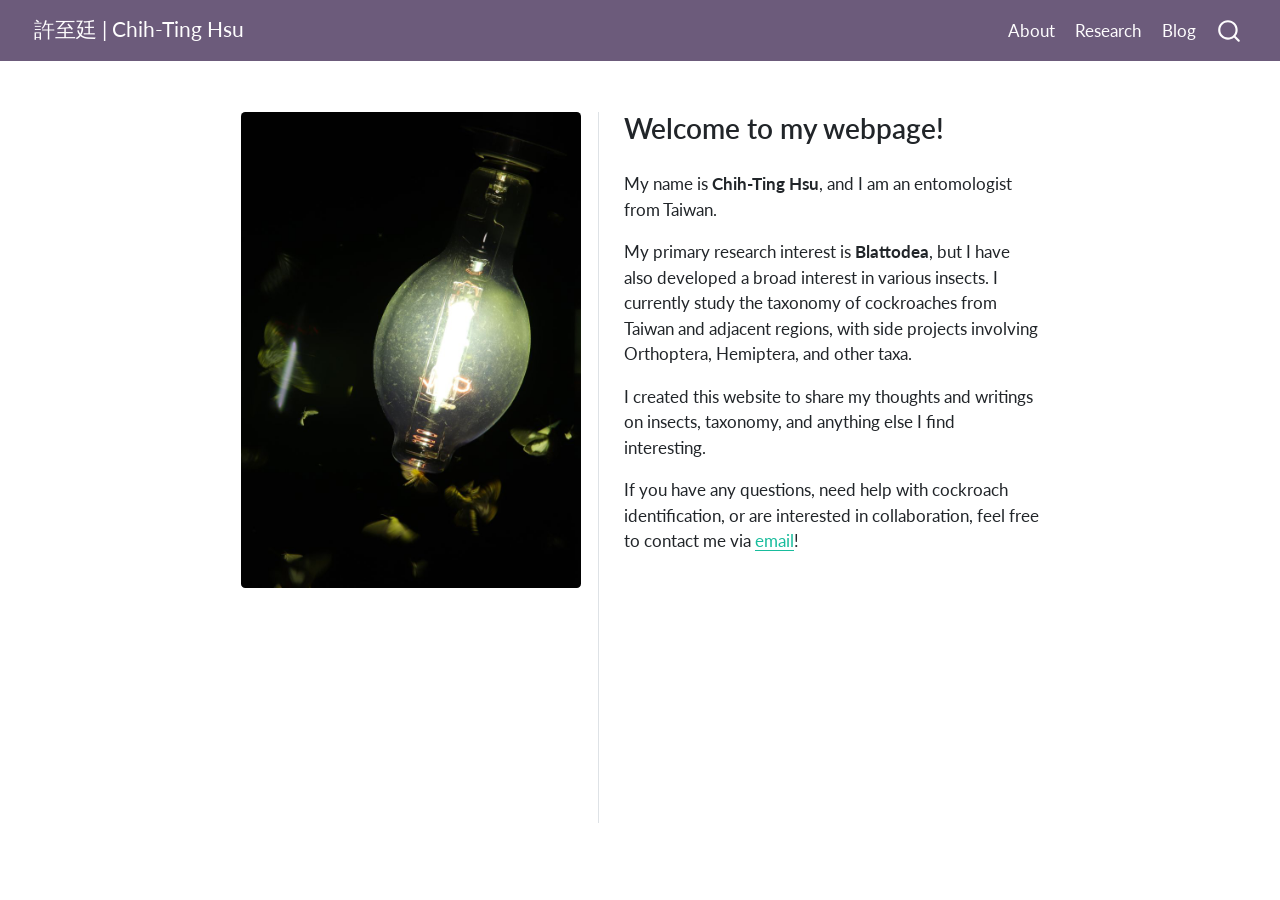
<file: index.html>
<!DOCTYPE html>
<html xmlns="http://www.w3.org/1999/xhtml" lang="en" xml:lang="en"><head>

<meta charset="utf-8">
<meta name="generator" content="quarto-1.8.25">

<meta name="viewport" content="width=device-width, initial-scale=1.0, user-scalable=yes">


<title>Home – 許至廷 | Chih-Ting Hsu</title>
<style>
code{white-space: pre-wrap;}
span.smallcaps{font-variant: small-caps;}
div.columns{display: flex; gap: min(4vw, 1.5em);}
div.column{flex: auto; overflow-x: auto;}
div.hanging-indent{margin-left: 1.5em; text-indent: -1.5em;}
ul.task-list{list-style: none;}
ul.task-list li input[type="checkbox"] {
  width: 0.8em;
  margin: 0 0.8em 0.2em -1em; /* quarto-specific, see https://github.com/quarto-dev/quarto-cli/issues/4556 */ 
  vertical-align: middle;
}
</style>


<script src="site_libs/quarto-nav/quarto-nav.js"></script>
<script src="site_libs/quarto-nav/headroom.min.js"></script>
<script src="site_libs/clipboard/clipboard.min.js"></script>
<script src="site_libs/quarto-search/autocomplete.umd.js"></script>
<script src="site_libs/quarto-search/fuse.min.js"></script>
<script src="site_libs/quarto-search/quarto-search.js"></script>
<meta name="quarto:offset" content="./">
<link href="./profile.jpg" rel="icon" type="image/jpeg">
<script src="site_libs/quarto-html/quarto.js" type="module"></script>
<script src="site_libs/quarto-html/tabsets/tabsets.js" type="module"></script>
<script src="site_libs/quarto-html/axe/axe-check.js" type="module"></script>
<script src="site_libs/quarto-html/popper.min.js"></script>
<script src="site_libs/quarto-html/tippy.umd.min.js"></script>
<link href="site_libs/quarto-html/tippy.css" rel="stylesheet">
<link href="site_libs/quarto-html/quarto-syntax-highlighting-7b89279ff1a6dce999919e0e67d4d9ec.css" rel="stylesheet" id="quarto-text-highlighting-styles">
<script src="site_libs/bootstrap/bootstrap.min.js"></script>
<link href="site_libs/bootstrap/bootstrap-icons.css" rel="stylesheet">
<link href="site_libs/bootstrap/bootstrap-6f32d2f2014f4d9165604b064926ab9a.min.css" rel="stylesheet" append-hash="true" id="quarto-bootstrap" data-mode="light">
<script id="quarto-search-options" type="application/json">{
  "location": "navbar",
  "copy-button": false,
  "collapse-after": 3,
  "panel-placement": "end",
  "type": "overlay",
  "limit": 50,
  "keyboard-shortcut": [
    "f",
    "/",
    "s"
  ],
  "show-item-context": false,
  "language": {
    "search-no-results-text": "No results",
    "search-matching-documents-text": "matching documents",
    "search-copy-link-title": "Copy link to search",
    "search-hide-matches-text": "Hide additional matches",
    "search-more-match-text": "more match in this document",
    "search-more-matches-text": "more matches in this document",
    "search-clear-button-title": "Clear",
    "search-text-placeholder": "",
    "search-detached-cancel-button-title": "Cancel",
    "search-submit-button-title": "Submit",
    "search-label": "Search"
  }
}</script>


<link rel="stylesheet" href="styles.css">
</head>

<body class="nav-fixed fullcontent quarto-light">

<div id="quarto-search-results"></div>
  <header id="quarto-header" class="headroom fixed-top">
    <nav class="navbar navbar-expand-lg " data-bs-theme="dark">
      <div class="navbar-container container-fluid">
      <div class="navbar-brand-container mx-auto">
    <a href="./index.html" class="navbar-brand navbar-brand-logo">
    </a>
    <a class="navbar-brand" href="./index.html">
    <span class="navbar-title">許至廷 | Chih-Ting Hsu</span>
    </a>
  </div>
            <div id="quarto-search" class="" title="Search"></div>
          <button class="navbar-toggler" type="button" data-bs-toggle="collapse" data-bs-target="#navbarCollapse" aria-controls="navbarCollapse" role="menu" aria-expanded="false" aria-label="Toggle navigation" onclick="if (window.quartoToggleHeadroom) { window.quartoToggleHeadroom(); }">
  <span class="navbar-toggler-icon"></span>
</button>
          <div class="collapse navbar-collapse" id="navbarCollapse">
            <ul class="navbar-nav navbar-nav-scroll ms-auto">
  <li class="nav-item">
    <a class="nav-link" href="./about.html"> 
<span class="menu-text">About</span></a>
  </li>  
  <li class="nav-item">
    <a class="nav-link" href="./research.html"> 
<span class="menu-text">Research</span></a>
  </li>  
  <li class="nav-item">
    <a class="nav-link" href="./blog.html"> 
<span class="menu-text">Blog</span></a>
  </li>  
</ul>
          </div> <!-- /navcollapse -->
            <div class="quarto-navbar-tools">
</div>
      </div> <!-- /container-fluid -->
    </nav>
</header>
<!-- content -->
<div id="quarto-content" class="quarto-container page-columns page-rows-contents page-layout-article page-navbar">
<!-- sidebar -->
<!-- margin-sidebar -->
    
<!-- main -->
<div class="quarto-about-trestles">
  <div class="about-entity">
    <img src="intro.jpg" class="about-image
  rounded " style="width: 20em;">
<header id="title-block-header" class="quarto-title-block"></header>
  </div>
  <div class="about-contents"><main class="content" id="quarto-document-content">
<section id="welcome-to-my-webpage" class="level2">
<h2 data-anchor-id="welcome-to-my-webpage">Welcome to my webpage!</h2>
<p>My name is <strong>Chih-Ting Hsu</strong>, and I am an entomologist from Taiwan.</p>
<p>My primary research interest is <strong>Blattodea</strong>, but I have also developed a broad interest in various insects. I currently study the taxonomy of cockroaches from Taiwan and adjacent regions, with side projects involving Orthoptera, Hemiptera, and other taxa.</p>
<p>I created this website to share my thoughts and writings on insects, taxonomy, and anything else I find interesting.</p>
<p>If you have any questions, need help with cockroach identification, or are interested in collaboration, feel free to contact me via <a href="cthsu110311@gmail.com">email</a>!</p>


</section>
</main></div>
</div>
 <!-- /main -->
<script id="quarto-html-after-body" type="application/javascript">
  window.document.addEventListener("DOMContentLoaded", function (event) {
    const isCodeAnnotation = (el) => {
      for (const clz of el.classList) {
        if (clz.startsWith('code-annotation-')) {                     
          return true;
        }
      }
      return false;
    }
    const onCopySuccess = function(e) {
      // button target
      const button = e.trigger;
      // don't keep focus
      button.blur();
      // flash "checked"
      button.classList.add('code-copy-button-checked');
      var currentTitle = button.getAttribute("title");
      button.setAttribute("title", "Copied!");
      let tooltip;
      if (window.bootstrap) {
        button.setAttribute("data-bs-toggle", "tooltip");
        button.setAttribute("data-bs-placement", "left");
        button.setAttribute("data-bs-title", "Copied!");
        tooltip = new bootstrap.Tooltip(button, 
          { trigger: "manual", 
            customClass: "code-copy-button-tooltip",
            offset: [0, -8]});
        tooltip.show();    
      }
      setTimeout(function() {
        if (tooltip) {
          tooltip.hide();
          button.removeAttribute("data-bs-title");
          button.removeAttribute("data-bs-toggle");
          button.removeAttribute("data-bs-placement");
        }
        button.setAttribute("title", currentTitle);
        button.classList.remove('code-copy-button-checked');
      }, 1000);
      // clear code selection
      e.clearSelection();
    }
    const getTextToCopy = function(trigger) {
      const outerScaffold = trigger.parentElement.cloneNode(true);
      const codeEl = outerScaffold.querySelector('code');
      for (const childEl of codeEl.children) {
        if (isCodeAnnotation(childEl)) {
          childEl.remove();
        }
      }
      return codeEl.innerText;
    }
    const clipboard = new window.ClipboardJS('.code-copy-button:not([data-in-quarto-modal])', {
      text: getTextToCopy
    });
    clipboard.on('success', onCopySuccess);
    if (window.document.getElementById('quarto-embedded-source-code-modal')) {
      const clipboardModal = new window.ClipboardJS('.code-copy-button[data-in-quarto-modal]', {
        text: getTextToCopy,
        container: window.document.getElementById('quarto-embedded-source-code-modal')
      });
      clipboardModal.on('success', onCopySuccess);
    }
      var localhostRegex = new RegExp(/^(?:http|https):\/\/localhost\:?[0-9]*\//);
      var mailtoRegex = new RegExp(/^mailto:/);
        var filterRegex = new RegExp("https:\/\/likeyavasaw\.github\.io");
      var isInternal = (href) => {
          return filterRegex.test(href) || localhostRegex.test(href) || mailtoRegex.test(href);
      }
      // Inspect non-navigation links and adorn them if external
     var links = window.document.querySelectorAll('a[href]:not(.nav-link):not(.navbar-brand):not(.toc-action):not(.sidebar-link):not(.sidebar-item-toggle):not(.pagination-link):not(.no-external):not([aria-hidden]):not(.dropdown-item):not(.quarto-navigation-tool):not(.about-link)');
      for (var i=0; i<links.length; i++) {
        const link = links[i];
        if (!isInternal(link.href)) {
          // undo the damage that might have been done by quarto-nav.js in the case of
          // links that we want to consider external
          if (link.dataset.originalHref !== undefined) {
            link.href = link.dataset.originalHref;
          }
        }
      }
    function tippyHover(el, contentFn, onTriggerFn, onUntriggerFn) {
      const config = {
        allowHTML: true,
        maxWidth: 500,
        delay: 100,
        arrow: false,
        appendTo: function(el) {
            return el.parentElement;
        },
        interactive: true,
        interactiveBorder: 10,
        theme: 'quarto',
        placement: 'bottom-start',
      };
      if (contentFn) {
        config.content = contentFn;
      }
      if (onTriggerFn) {
        config.onTrigger = onTriggerFn;
      }
      if (onUntriggerFn) {
        config.onUntrigger = onUntriggerFn;
      }
      window.tippy(el, config); 
    }
    const noterefs = window.document.querySelectorAll('a[role="doc-noteref"]');
    for (var i=0; i<noterefs.length; i++) {
      const ref = noterefs[i];
      tippyHover(ref, function() {
        // use id or data attribute instead here
        let href = ref.getAttribute('data-footnote-href') || ref.getAttribute('href');
        try { href = new URL(href).hash; } catch {}
        const id = href.replace(/^#\/?/, "");
        const note = window.document.getElementById(id);
        if (note) {
          return note.innerHTML;
        } else {
          return "";
        }
      });
    }
    const xrefs = window.document.querySelectorAll('a.quarto-xref');
    const processXRef = (id, note) => {
      // Strip column container classes
      const stripColumnClz = (el) => {
        el.classList.remove("page-full", "page-columns");
        if (el.children) {
          for (const child of el.children) {
            stripColumnClz(child);
          }
        }
      }
      stripColumnClz(note)
      if (id === null || id.startsWith('sec-')) {
        // Special case sections, only their first couple elements
        const container = document.createElement("div");
        if (note.children && note.children.length > 2) {
          container.appendChild(note.children[0].cloneNode(true));
          for (let i = 1; i < note.children.length; i++) {
            const child = note.children[i];
            if (child.tagName === "P" && child.innerText === "") {
              continue;
            } else {
              container.appendChild(child.cloneNode(true));
              break;
            }
          }
          if (window.Quarto?.typesetMath) {
            window.Quarto.typesetMath(container);
          }
          return container.innerHTML
        } else {
          if (window.Quarto?.typesetMath) {
            window.Quarto.typesetMath(note);
          }
          return note.innerHTML;
        }
      } else {
        // Remove any anchor links if they are present
        const anchorLink = note.querySelector('a.anchorjs-link');
        if (anchorLink) {
          anchorLink.remove();
        }
        if (window.Quarto?.typesetMath) {
          window.Quarto.typesetMath(note);
        }
        if (note.classList.contains("callout")) {
          return note.outerHTML;
        } else {
          return note.innerHTML;
        }
      }
    }
    for (var i=0; i<xrefs.length; i++) {
      const xref = xrefs[i];
      tippyHover(xref, undefined, function(instance) {
        instance.disable();
        let url = xref.getAttribute('href');
        let hash = undefined; 
        if (url.startsWith('#')) {
          hash = url;
        } else {
          try { hash = new URL(url).hash; } catch {}
        }
        if (hash) {
          const id = hash.replace(/^#\/?/, "");
          const note = window.document.getElementById(id);
          if (note !== null) {
            try {
              const html = processXRef(id, note.cloneNode(true));
              instance.setContent(html);
            } finally {
              instance.enable();
              instance.show();
            }
          } else {
            // See if we can fetch this
            fetch(url.split('#')[0])
            .then(res => res.text())
            .then(html => {
              const parser = new DOMParser();
              const htmlDoc = parser.parseFromString(html, "text/html");
              const note = htmlDoc.getElementById(id);
              if (note !== null) {
                const html = processXRef(id, note);
                instance.setContent(html);
              } 
            }).finally(() => {
              instance.enable();
              instance.show();
            });
          }
        } else {
          // See if we can fetch a full url (with no hash to target)
          // This is a special case and we should probably do some content thinning / targeting
          fetch(url)
          .then(res => res.text())
          .then(html => {
            const parser = new DOMParser();
            const htmlDoc = parser.parseFromString(html, "text/html");
            const note = htmlDoc.querySelector('main.content');
            if (note !== null) {
              // This should only happen for chapter cross references
              // (since there is no id in the URL)
              // remove the first header
              if (note.children.length > 0 && note.children[0].tagName === "HEADER") {
                note.children[0].remove();
              }
              const html = processXRef(null, note);
              instance.setContent(html);
            } 
          }).finally(() => {
            instance.enable();
            instance.show();
          });
        }
      }, function(instance) {
      });
    }
        let selectedAnnoteEl;
        const selectorForAnnotation = ( cell, annotation) => {
          let cellAttr = 'data-code-cell="' + cell + '"';
          let lineAttr = 'data-code-annotation="' +  annotation + '"';
          const selector = 'span[' + cellAttr + '][' + lineAttr + ']';
          return selector;
        }
        const selectCodeLines = (annoteEl) => {
          const doc = window.document;
          const targetCell = annoteEl.getAttribute("data-target-cell");
          const targetAnnotation = annoteEl.getAttribute("data-target-annotation");
          const annoteSpan = window.document.querySelector(selectorForAnnotation(targetCell, targetAnnotation));
          const lines = annoteSpan.getAttribute("data-code-lines").split(",");
          const lineIds = lines.map((line) => {
            return targetCell + "-" + line;
          })
          let top = null;
          let height = null;
          let parent = null;
          if (lineIds.length > 0) {
              //compute the position of the single el (top and bottom and make a div)
              const el = window.document.getElementById(lineIds[0]);
              top = el.offsetTop;
              height = el.offsetHeight;
              parent = el.parentElement.parentElement;
            if (lineIds.length > 1) {
              const lastEl = window.document.getElementById(lineIds[lineIds.length - 1]);
              const bottom = lastEl.offsetTop + lastEl.offsetHeight;
              height = bottom - top;
            }
            if (top !== null && height !== null && parent !== null) {
              // cook up a div (if necessary) and position it 
              let div = window.document.getElementById("code-annotation-line-highlight");
              if (div === null) {
                div = window.document.createElement("div");
                div.setAttribute("id", "code-annotation-line-highlight");
                div.style.position = 'absolute';
                parent.appendChild(div);
              }
              div.style.top = top - 2 + "px";
              div.style.height = height + 4 + "px";
              div.style.left = 0;
              let gutterDiv = window.document.getElementById("code-annotation-line-highlight-gutter");
              if (gutterDiv === null) {
                gutterDiv = window.document.createElement("div");
                gutterDiv.setAttribute("id", "code-annotation-line-highlight-gutter");
                gutterDiv.style.position = 'absolute';
                const codeCell = window.document.getElementById(targetCell);
                const gutter = codeCell.querySelector('.code-annotation-gutter');
                gutter.appendChild(gutterDiv);
              }
              gutterDiv.style.top = top - 2 + "px";
              gutterDiv.style.height = height + 4 + "px";
            }
            selectedAnnoteEl = annoteEl;
          }
        };
        const unselectCodeLines = () => {
          const elementsIds = ["code-annotation-line-highlight", "code-annotation-line-highlight-gutter"];
          elementsIds.forEach((elId) => {
            const div = window.document.getElementById(elId);
            if (div) {
              div.remove();
            }
          });
          selectedAnnoteEl = undefined;
        };
          // Handle positioning of the toggle
      window.addEventListener(
        "resize",
        throttle(() => {
          elRect = undefined;
          if (selectedAnnoteEl) {
            selectCodeLines(selectedAnnoteEl);
          }
        }, 10)
      );
      function throttle(fn, ms) {
      let throttle = false;
      let timer;
        return (...args) => {
          if(!throttle) { // first call gets through
              fn.apply(this, args);
              throttle = true;
          } else { // all the others get throttled
              if(timer) clearTimeout(timer); // cancel #2
              timer = setTimeout(() => {
                fn.apply(this, args);
                timer = throttle = false;
              }, ms);
          }
        };
      }
        // Attach click handler to the DT
        const annoteDls = window.document.querySelectorAll('dt[data-target-cell]');
        for (const annoteDlNode of annoteDls) {
          annoteDlNode.addEventListener('click', (event) => {
            const clickedEl = event.target;
            if (clickedEl !== selectedAnnoteEl) {
              unselectCodeLines();
              const activeEl = window.document.querySelector('dt[data-target-cell].code-annotation-active');
              if (activeEl) {
                activeEl.classList.remove('code-annotation-active');
              }
              selectCodeLines(clickedEl);
              clickedEl.classList.add('code-annotation-active');
            } else {
              // Unselect the line
              unselectCodeLines();
              clickedEl.classList.remove('code-annotation-active');
            }
          });
        }
    const findCites = (el) => {
      const parentEl = el.parentElement;
      if (parentEl) {
        const cites = parentEl.dataset.cites;
        if (cites) {
          return {
            el,
            cites: cites.split(' ')
          };
        } else {
          return findCites(el.parentElement)
        }
      } else {
        return undefined;
      }
    };
    var bibliorefs = window.document.querySelectorAll('a[role="doc-biblioref"]');
    for (var i=0; i<bibliorefs.length; i++) {
      const ref = bibliorefs[i];
      const citeInfo = findCites(ref);
      if (citeInfo) {
        tippyHover(citeInfo.el, function() {
          var popup = window.document.createElement('div');
          citeInfo.cites.forEach(function(cite) {
            var citeDiv = window.document.createElement('div');
            citeDiv.classList.add('hanging-indent');
            citeDiv.classList.add('csl-entry');
            var biblioDiv = window.document.getElementById('ref-' + cite);
            if (biblioDiv) {
              citeDiv.innerHTML = biblioDiv.innerHTML;
            }
            popup.appendChild(citeDiv);
          });
          return popup.innerHTML;
        });
      }
    }
  });
  </script>
</div> <!-- /content -->




</body></html>
</file>
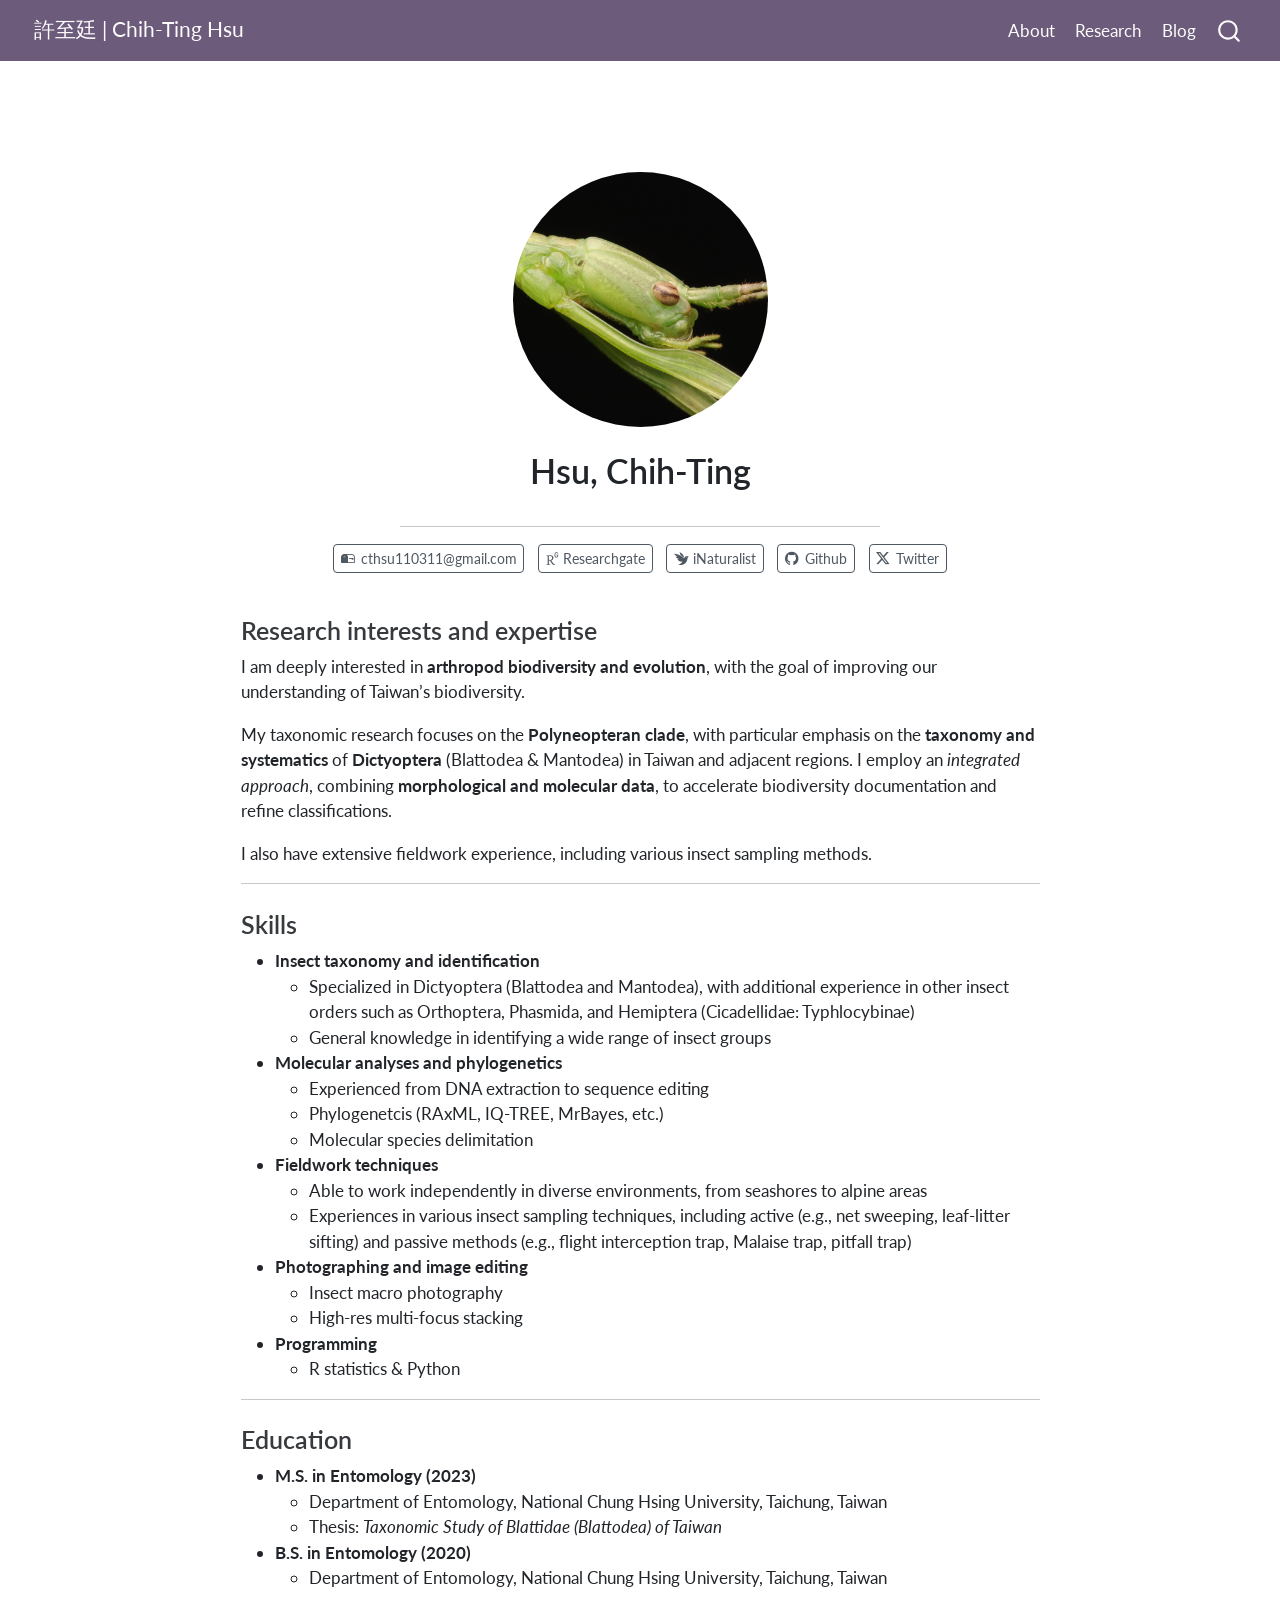
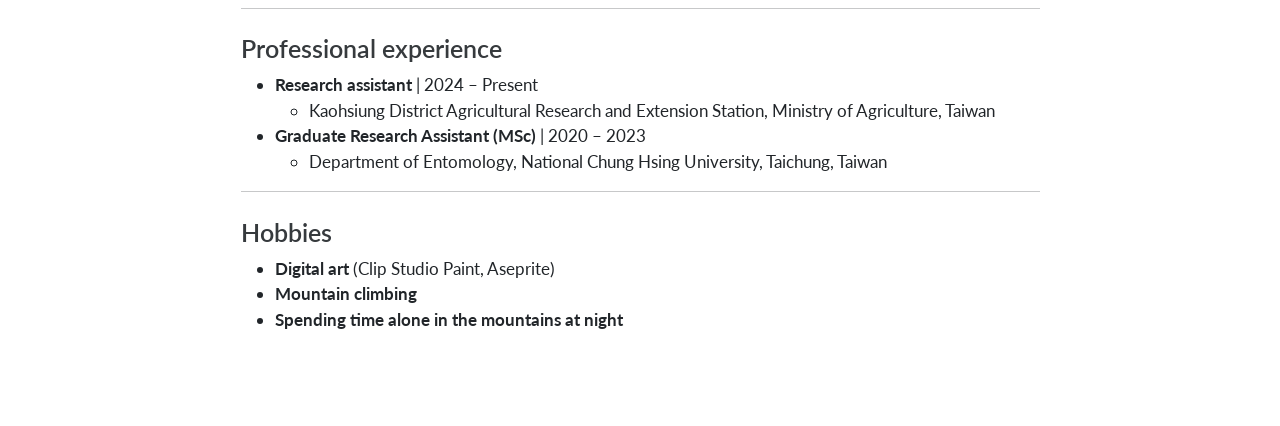
<file: about.html>
<!DOCTYPE html>
<html xmlns="http://www.w3.org/1999/xhtml" lang="en" xml:lang="en"><head>

<meta charset="utf-8">
<meta name="generator" content="quarto-1.8.25">

<meta name="viewport" content="width=device-width, initial-scale=1.0, user-scalable=yes">


<title>About – 許至廷 | Chih-Ting Hsu</title>
<style>
code{white-space: pre-wrap;}
span.smallcaps{font-variant: small-caps;}
div.columns{display: flex; gap: min(4vw, 1.5em);}
div.column{flex: auto; overflow-x: auto;}
div.hanging-indent{margin-left: 1.5em; text-indent: -1.5em;}
ul.task-list{list-style: none;}
ul.task-list li input[type="checkbox"] {
  width: 0.8em;
  margin: 0 0.8em 0.2em -1em; /* quarto-specific, see https://github.com/quarto-dev/quarto-cli/issues/4556 */ 
  vertical-align: middle;
}
</style>


<script src="site_libs/quarto-nav/quarto-nav.js"></script>
<script src="site_libs/quarto-nav/headroom.min.js"></script>
<script src="site_libs/clipboard/clipboard.min.js"></script>
<script src="site_libs/quarto-search/autocomplete.umd.js"></script>
<script src="site_libs/quarto-search/fuse.min.js"></script>
<script src="site_libs/quarto-search/quarto-search.js"></script>
<meta name="quarto:offset" content="./">
<link href="./profile.jpg" rel="icon" type="image/jpeg">
<script src="site_libs/quarto-html/quarto.js" type="module"></script>
<script src="site_libs/quarto-html/tabsets/tabsets.js" type="module"></script>
<script src="site_libs/quarto-html/axe/axe-check.js" type="module"></script>
<script src="site_libs/quarto-html/popper.min.js"></script>
<script src="site_libs/quarto-html/tippy.umd.min.js"></script>
<link href="site_libs/quarto-html/tippy.css" rel="stylesheet">
<link href="site_libs/quarto-html/quarto-syntax-highlighting-7b89279ff1a6dce999919e0e67d4d9ec.css" rel="stylesheet" id="quarto-text-highlighting-styles">
<script src="site_libs/bootstrap/bootstrap.min.js"></script>
<link href="site_libs/bootstrap/bootstrap-icons.css" rel="stylesheet">
<link href="site_libs/bootstrap/bootstrap-6f32d2f2014f4d9165604b064926ab9a.min.css" rel="stylesheet" append-hash="true" id="quarto-bootstrap" data-mode="light">
<link href="site_libs/quarto-contrib/academicons-1.9.4/all.css" rel="stylesheet">
<link href="site_libs/quarto-contrib/academicons-1.9.4/size.css" rel="stylesheet">
<script id="quarto-search-options" type="application/json">{
  "location": "navbar",
  "copy-button": false,
  "collapse-after": 3,
  "panel-placement": "end",
  "type": "overlay",
  "limit": 50,
  "keyboard-shortcut": [
    "f",
    "/",
    "s"
  ],
  "show-item-context": false,
  "language": {
    "search-no-results-text": "No results",
    "search-matching-documents-text": "matching documents",
    "search-copy-link-title": "Copy link to search",
    "search-hide-matches-text": "Hide additional matches",
    "search-more-match-text": "more match in this document",
    "search-more-matches-text": "more matches in this document",
    "search-clear-button-title": "Clear",
    "search-text-placeholder": "",
    "search-detached-cancel-button-title": "Cancel",
    "search-submit-button-title": "Submit",
    "search-label": "Search"
  }
}</script>


<link rel="stylesheet" href="styles.css">
</head>

<body class="nav-fixed fullcontent quarto-light">

<div id="quarto-search-results"></div>
  <header id="quarto-header" class="headroom fixed-top">
    <nav class="navbar navbar-expand-lg " data-bs-theme="dark">
      <div class="navbar-container container-fluid">
      <div class="navbar-brand-container mx-auto">
    <a href="./index.html" class="navbar-brand navbar-brand-logo">
    </a>
    <a class="navbar-brand" href="./index.html">
    <span class="navbar-title">許至廷 | Chih-Ting Hsu</span>
    </a>
  </div>
            <div id="quarto-search" class="" title="Search"></div>
          <button class="navbar-toggler" type="button" data-bs-toggle="collapse" data-bs-target="#navbarCollapse" aria-controls="navbarCollapse" role="menu" aria-expanded="false" aria-label="Toggle navigation" onclick="if (window.quartoToggleHeadroom) { window.quartoToggleHeadroom(); }">
  <span class="navbar-toggler-icon"></span>
</button>
          <div class="collapse navbar-collapse" id="navbarCollapse">
            <ul class="navbar-nav navbar-nav-scroll ms-auto">
  <li class="nav-item">
    <a class="nav-link active" href="./about.html" aria-current="page"> 
<span class="menu-text">About</span></a>
  </li>  
  <li class="nav-item">
    <a class="nav-link" href="./research.html"> 
<span class="menu-text">Research</span></a>
  </li>  
  <li class="nav-item">
    <a class="nav-link" href="./blog.html"> 
<span class="menu-text">Blog</span></a>
  </li>  
</ul>
          </div> <!-- /navcollapse -->
            <div class="quarto-navbar-tools">
</div>
      </div> <!-- /container-fluid -->
    </nav>
</header>
<!-- content -->
<div id="quarto-content" class="quarto-container page-columns page-rows-contents page-layout-article page-navbar">
<!-- sidebar -->
<!-- margin-sidebar -->
    
<!-- main -->
<main class="content" id="quarto-document-content">




<div class="quarto-about-jolla">
  <img src="profile.jpg" class="about-image
  round " style="height: 15em; width: 15em;">
 <header id="title-block-header" class="quarto-title-block default">
<div class="quarto-title">
<h1 class="title">Hsu, Chih-Ting</h1>
</div>
<div class="quarto-title-meta">
  </div>
</header><div id="external-link">
</div> 
  <hr class="about-sep">
   <div class="about-links">
  <a href="mailto:cthsu110311@gmail.com" class="about-link" rel="" target="">
    <i class="bi bi-mailbox2"></i>
     <span class="about-link-text">cthsu110311@gmail.com</span>
  </a>
  <a href="https://www.researchgate.net/profile/Chih-Ting-Hsu" class="about-link" rel="" target="">
     <span class="about-link-text"><i class="ai  ai-researchgate ai-lg" aria-label="researchgate"></i> Researchgate</span>
  </a>
  <a href="https://www.inaturalist.org/people/william91803" class="about-link" rel="" target="">
     <span class="about-link-text"><i class="ai  ai-inaturalist ai-lg" aria-label="inaturalist"></i> iNaturalist</span>
  </a>
  <a href="https://github.com/likeyavasaw" class="about-link" rel="" target="">
    <i class="bi bi-github"></i>
     <span class="about-link-text">Github</span>
  </a>
  <a href="https://twitter.com" class="about-link" rel="" target="">
    <i class="bi bi-twitter-x"></i>
     <span class="about-link-text">Twitter</span>
  </a>
</div>
</div>

<section id="research-interests-and-expertise" class="level3">
<h3 data-anchor-id="research-interests-and-expertise">Research interests and expertise</h3>
<p>I am deeply interested in <strong>arthropod biodiversity and evolution</strong>, with the goal of improving our understanding of Taiwan’s biodiversity.</p>
<p>My taxonomic research focuses on the <strong>Polyneopteran clade</strong>, with particular emphasis on the <strong>taxonomy and systematics</strong> of <strong>Dictyoptera</strong> (Blattodea &amp; Mantodea) in Taiwan and adjacent regions. I employ an <em>integrated approach</em>, combining <strong>morphological and molecular data</strong>, to accelerate biodiversity documentation and refine classifications.</p>
<p>I also have extensive fieldwork experience, including various insect sampling methods.</p>
<hr>
</section>
<section id="skills" class="level3">
<h3 data-anchor-id="skills">Skills</h3>
<ul>
<li><strong>Insect taxonomy and identification</strong>
<ul>
<li>Specialized in Dictyoptera (Blattodea and Mantodea), with additional experience in other insect orders such as Orthoptera, Phasmida, and Hemiptera (Cicadellidae: Typhlocybinae)</li>
<li>General knowledge in identifying a wide range of insect groups</li>
</ul></li>
<li><strong>Molecular analyses and phylogenetics</strong>
<ul>
<li>Experienced from DNA extraction to sequence editing</li>
<li>Phylogenetcis (RAxML, IQ-TREE, MrBayes, etc.)</li>
<li>Molecular species delimitation</li>
</ul></li>
<li><strong>Fieldwork techniques</strong>
<ul>
<li>Able to work independently in diverse environments, from seashores to alpine areas</li>
<li>Experiences in various insect sampling techniques, including active (e.g., net sweeping, leaf-litter sifting) and passive methods (e.g., flight interception trap, Malaise trap, pitfall trap)</li>
</ul></li>
<li><strong>Photographing and image editing</strong>
<ul>
<li>Insect macro photography</li>
<li>High-res multi-focus stacking</li>
</ul></li>
<li><strong>Programming</strong>
<ul>
<li>R statistics &amp; Python</li>
</ul></li>
</ul>
<hr>
</section>
<section id="education" class="level3">
<h3 data-anchor-id="education">Education</h3>
<ul>
<li><strong>M.S. in Entomology (2023)</strong>
<ul>
<li>Department of Entomology, National Chung Hsing University, Taichung, Taiwan</li>
<li>Thesis: <em>Taxonomic Study of Blattidae (Blattodea) of Taiwan</em></li>
</ul></li>
<li><strong>B.S. in Entomology (2020)</strong>
<ul>
<li>Department of Entomology, National Chung Hsing University, Taichung, Taiwan</li>
</ul></li>
</ul>
<hr>
</section>
<section id="professional-experience" class="level3">
<h3 data-anchor-id="professional-experience">Professional experience</h3>
<ul>
<li><strong>Research assistant</strong> | 2024 – Present
<ul>
<li>Kaohsiung District Agricultural Research and Extension Station, Ministry of Agriculture, Taiwan</li>
</ul></li>
<li><strong>Graduate Research Assistant (MSc)</strong> | 2020 – 2023
<ul>
<li>Department of Entomology, National Chung Hsing University, Taichung, Taiwan</li>
</ul></li>
</ul>
<hr>
</section>
<section id="hobbies" class="level3">
<h3 data-anchor-id="hobbies">Hobbies</h3>
<ul>
<li><strong>Digital art</strong> (Clip Studio Paint, Aseprite)</li>
<li><strong>Mountain climbing</strong></li>
<li><strong>Spending time alone in the mountains at night</strong></li>
</ul>



</section>

</main> <!-- /main -->
<script id="quarto-html-after-body" type="application/javascript">
  window.document.addEventListener("DOMContentLoaded", function (event) {
    const isCodeAnnotation = (el) => {
      for (const clz of el.classList) {
        if (clz.startsWith('code-annotation-')) {                     
          return true;
        }
      }
      return false;
    }
    const onCopySuccess = function(e) {
      // button target
      const button = e.trigger;
      // don't keep focus
      button.blur();
      // flash "checked"
      button.classList.add('code-copy-button-checked');
      var currentTitle = button.getAttribute("title");
      button.setAttribute("title", "Copied!");
      let tooltip;
      if (window.bootstrap) {
        button.setAttribute("data-bs-toggle", "tooltip");
        button.setAttribute("data-bs-placement", "left");
        button.setAttribute("data-bs-title", "Copied!");
        tooltip = new bootstrap.Tooltip(button, 
          { trigger: "manual", 
            customClass: "code-copy-button-tooltip",
            offset: [0, -8]});
        tooltip.show();    
      }
      setTimeout(function() {
        if (tooltip) {
          tooltip.hide();
          button.removeAttribute("data-bs-title");
          button.removeAttribute("data-bs-toggle");
          button.removeAttribute("data-bs-placement");
        }
        button.setAttribute("title", currentTitle);
        button.classList.remove('code-copy-button-checked');
      }, 1000);
      // clear code selection
      e.clearSelection();
    }
    const getTextToCopy = function(trigger) {
      const outerScaffold = trigger.parentElement.cloneNode(true);
      const codeEl = outerScaffold.querySelector('code');
      for (const childEl of codeEl.children) {
        if (isCodeAnnotation(childEl)) {
          childEl.remove();
        }
      }
      return codeEl.innerText;
    }
    const clipboard = new window.ClipboardJS('.code-copy-button:not([data-in-quarto-modal])', {
      text: getTextToCopy
    });
    clipboard.on('success', onCopySuccess);
    if (window.document.getElementById('quarto-embedded-source-code-modal')) {
      const clipboardModal = new window.ClipboardJS('.code-copy-button[data-in-quarto-modal]', {
        text: getTextToCopy,
        container: window.document.getElementById('quarto-embedded-source-code-modal')
      });
      clipboardModal.on('success', onCopySuccess);
    }
      var localhostRegex = new RegExp(/^(?:http|https):\/\/localhost\:?[0-9]*\//);
      var mailtoRegex = new RegExp(/^mailto:/);
        var filterRegex = new RegExp("https:\/\/likeyavasaw\.github\.io");
      var isInternal = (href) => {
          return filterRegex.test(href) || localhostRegex.test(href) || mailtoRegex.test(href);
      }
      // Inspect non-navigation links and adorn them if external
     var links = window.document.querySelectorAll('a[href]:not(.nav-link):not(.navbar-brand):not(.toc-action):not(.sidebar-link):not(.sidebar-item-toggle):not(.pagination-link):not(.no-external):not([aria-hidden]):not(.dropdown-item):not(.quarto-navigation-tool):not(.about-link)');
      for (var i=0; i<links.length; i++) {
        const link = links[i];
        if (!isInternal(link.href)) {
          // undo the damage that might have been done by quarto-nav.js in the case of
          // links that we want to consider external
          if (link.dataset.originalHref !== undefined) {
            link.href = link.dataset.originalHref;
          }
        }
      }
    function tippyHover(el, contentFn, onTriggerFn, onUntriggerFn) {
      const config = {
        allowHTML: true,
        maxWidth: 500,
        delay: 100,
        arrow: false,
        appendTo: function(el) {
            return el.parentElement;
        },
        interactive: true,
        interactiveBorder: 10,
        theme: 'quarto',
        placement: 'bottom-start',
      };
      if (contentFn) {
        config.content = contentFn;
      }
      if (onTriggerFn) {
        config.onTrigger = onTriggerFn;
      }
      if (onUntriggerFn) {
        config.onUntrigger = onUntriggerFn;
      }
      window.tippy(el, config); 
    }
    const noterefs = window.document.querySelectorAll('a[role="doc-noteref"]');
    for (var i=0; i<noterefs.length; i++) {
      const ref = noterefs[i];
      tippyHover(ref, function() {
        // use id or data attribute instead here
        let href = ref.getAttribute('data-footnote-href') || ref.getAttribute('href');
        try { href = new URL(href).hash; } catch {}
        const id = href.replace(/^#\/?/, "");
        const note = window.document.getElementById(id);
        if (note) {
          return note.innerHTML;
        } else {
          return "";
        }
      });
    }
    const xrefs = window.document.querySelectorAll('a.quarto-xref');
    const processXRef = (id, note) => {
      // Strip column container classes
      const stripColumnClz = (el) => {
        el.classList.remove("page-full", "page-columns");
        if (el.children) {
          for (const child of el.children) {
            stripColumnClz(child);
          }
        }
      }
      stripColumnClz(note)
      if (id === null || id.startsWith('sec-')) {
        // Special case sections, only their first couple elements
        const container = document.createElement("div");
        if (note.children && note.children.length > 2) {
          container.appendChild(note.children[0].cloneNode(true));
          for (let i = 1; i < note.children.length; i++) {
            const child = note.children[i];
            if (child.tagName === "P" && child.innerText === "") {
              continue;
            } else {
              container.appendChild(child.cloneNode(true));
              break;
            }
          }
          if (window.Quarto?.typesetMath) {
            window.Quarto.typesetMath(container);
          }
          return container.innerHTML
        } else {
          if (window.Quarto?.typesetMath) {
            window.Quarto.typesetMath(note);
          }
          return note.innerHTML;
        }
      } else {
        // Remove any anchor links if they are present
        const anchorLink = note.querySelector('a.anchorjs-link');
        if (anchorLink) {
          anchorLink.remove();
        }
        if (window.Quarto?.typesetMath) {
          window.Quarto.typesetMath(note);
        }
        if (note.classList.contains("callout")) {
          return note.outerHTML;
        } else {
          return note.innerHTML;
        }
      }
    }
    for (var i=0; i<xrefs.length; i++) {
      const xref = xrefs[i];
      tippyHover(xref, undefined, function(instance) {
        instance.disable();
        let url = xref.getAttribute('href');
        let hash = undefined; 
        if (url.startsWith('#')) {
          hash = url;
        } else {
          try { hash = new URL(url).hash; } catch {}
        }
        if (hash) {
          const id = hash.replace(/^#\/?/, "");
          const note = window.document.getElementById(id);
          if (note !== null) {
            try {
              const html = processXRef(id, note.cloneNode(true));
              instance.setContent(html);
            } finally {
              instance.enable();
              instance.show();
            }
          } else {
            // See if we can fetch this
            fetch(url.split('#')[0])
            .then(res => res.text())
            .then(html => {
              const parser = new DOMParser();
              const htmlDoc = parser.parseFromString(html, "text/html");
              const note = htmlDoc.getElementById(id);
              if (note !== null) {
                const html = processXRef(id, note);
                instance.setContent(html);
              } 
            }).finally(() => {
              instance.enable();
              instance.show();
            });
          }
        } else {
          // See if we can fetch a full url (with no hash to target)
          // This is a special case and we should probably do some content thinning / targeting
          fetch(url)
          .then(res => res.text())
          .then(html => {
            const parser = new DOMParser();
            const htmlDoc = parser.parseFromString(html, "text/html");
            const note = htmlDoc.querySelector('main.content');
            if (note !== null) {
              // This should only happen for chapter cross references
              // (since there is no id in the URL)
              // remove the first header
              if (note.children.length > 0 && note.children[0].tagName === "HEADER") {
                note.children[0].remove();
              }
              const html = processXRef(null, note);
              instance.setContent(html);
            } 
          }).finally(() => {
            instance.enable();
            instance.show();
          });
        }
      }, function(instance) {
      });
    }
        let selectedAnnoteEl;
        const selectorForAnnotation = ( cell, annotation) => {
          let cellAttr = 'data-code-cell="' + cell + '"';
          let lineAttr = 'data-code-annotation="' +  annotation + '"';
          const selector = 'span[' + cellAttr + '][' + lineAttr + ']';
          return selector;
        }
        const selectCodeLines = (annoteEl) => {
          const doc = window.document;
          const targetCell = annoteEl.getAttribute("data-target-cell");
          const targetAnnotation = annoteEl.getAttribute("data-target-annotation");
          const annoteSpan = window.document.querySelector(selectorForAnnotation(targetCell, targetAnnotation));
          const lines = annoteSpan.getAttribute("data-code-lines").split(",");
          const lineIds = lines.map((line) => {
            return targetCell + "-" + line;
          })
          let top = null;
          let height = null;
          let parent = null;
          if (lineIds.length > 0) {
              //compute the position of the single el (top and bottom and make a div)
              const el = window.document.getElementById(lineIds[0]);
              top = el.offsetTop;
              height = el.offsetHeight;
              parent = el.parentElement.parentElement;
            if (lineIds.length > 1) {
              const lastEl = window.document.getElementById(lineIds[lineIds.length - 1]);
              const bottom = lastEl.offsetTop + lastEl.offsetHeight;
              height = bottom - top;
            }
            if (top !== null && height !== null && parent !== null) {
              // cook up a div (if necessary) and position it 
              let div = window.document.getElementById("code-annotation-line-highlight");
              if (div === null) {
                div = window.document.createElement("div");
                div.setAttribute("id", "code-annotation-line-highlight");
                div.style.position = 'absolute';
                parent.appendChild(div);
              }
              div.style.top = top - 2 + "px";
              div.style.height = height + 4 + "px";
              div.style.left = 0;
              let gutterDiv = window.document.getElementById("code-annotation-line-highlight-gutter");
              if (gutterDiv === null) {
                gutterDiv = window.document.createElement("div");
                gutterDiv.setAttribute("id", "code-annotation-line-highlight-gutter");
                gutterDiv.style.position = 'absolute';
                const codeCell = window.document.getElementById(targetCell);
                const gutter = codeCell.querySelector('.code-annotation-gutter');
                gutter.appendChild(gutterDiv);
              }
              gutterDiv.style.top = top - 2 + "px";
              gutterDiv.style.height = height + 4 + "px";
            }
            selectedAnnoteEl = annoteEl;
          }
        };
        const unselectCodeLines = () => {
          const elementsIds = ["code-annotation-line-highlight", "code-annotation-line-highlight-gutter"];
          elementsIds.forEach((elId) => {
            const div = window.document.getElementById(elId);
            if (div) {
              div.remove();
            }
          });
          selectedAnnoteEl = undefined;
        };
          // Handle positioning of the toggle
      window.addEventListener(
        "resize",
        throttle(() => {
          elRect = undefined;
          if (selectedAnnoteEl) {
            selectCodeLines(selectedAnnoteEl);
          }
        }, 10)
      );
      function throttle(fn, ms) {
      let throttle = false;
      let timer;
        return (...args) => {
          if(!throttle) { // first call gets through
              fn.apply(this, args);
              throttle = true;
          } else { // all the others get throttled
              if(timer) clearTimeout(timer); // cancel #2
              timer = setTimeout(() => {
                fn.apply(this, args);
                timer = throttle = false;
              }, ms);
          }
        };
      }
        // Attach click handler to the DT
        const annoteDls = window.document.querySelectorAll('dt[data-target-cell]');
        for (const annoteDlNode of annoteDls) {
          annoteDlNode.addEventListener('click', (event) => {
            const clickedEl = event.target;
            if (clickedEl !== selectedAnnoteEl) {
              unselectCodeLines();
              const activeEl = window.document.querySelector('dt[data-target-cell].code-annotation-active');
              if (activeEl) {
                activeEl.classList.remove('code-annotation-active');
              }
              selectCodeLines(clickedEl);
              clickedEl.classList.add('code-annotation-active');
            } else {
              // Unselect the line
              unselectCodeLines();
              clickedEl.classList.remove('code-annotation-active');
            }
          });
        }
    const findCites = (el) => {
      const parentEl = el.parentElement;
      if (parentEl) {
        const cites = parentEl.dataset.cites;
        if (cites) {
          return {
            el,
            cites: cites.split(' ')
          };
        } else {
          return findCites(el.parentElement)
        }
      } else {
        return undefined;
      }
    };
    var bibliorefs = window.document.querySelectorAll('a[role="doc-biblioref"]');
    for (var i=0; i<bibliorefs.length; i++) {
      const ref = bibliorefs[i];
      const citeInfo = findCites(ref);
      if (citeInfo) {
        tippyHover(citeInfo.el, function() {
          var popup = window.document.createElement('div');
          citeInfo.cites.forEach(function(cite) {
            var citeDiv = window.document.createElement('div');
            citeDiv.classList.add('hanging-indent');
            citeDiv.classList.add('csl-entry');
            var biblioDiv = window.document.getElementById('ref-' + cite);
            if (biblioDiv) {
              citeDiv.innerHTML = biblioDiv.innerHTML;
            }
            popup.appendChild(citeDiv);
          });
          return popup.innerHTML;
        });
      }
    }
  });
  </script>
</div> <!-- /content -->




</body></html>
</file>
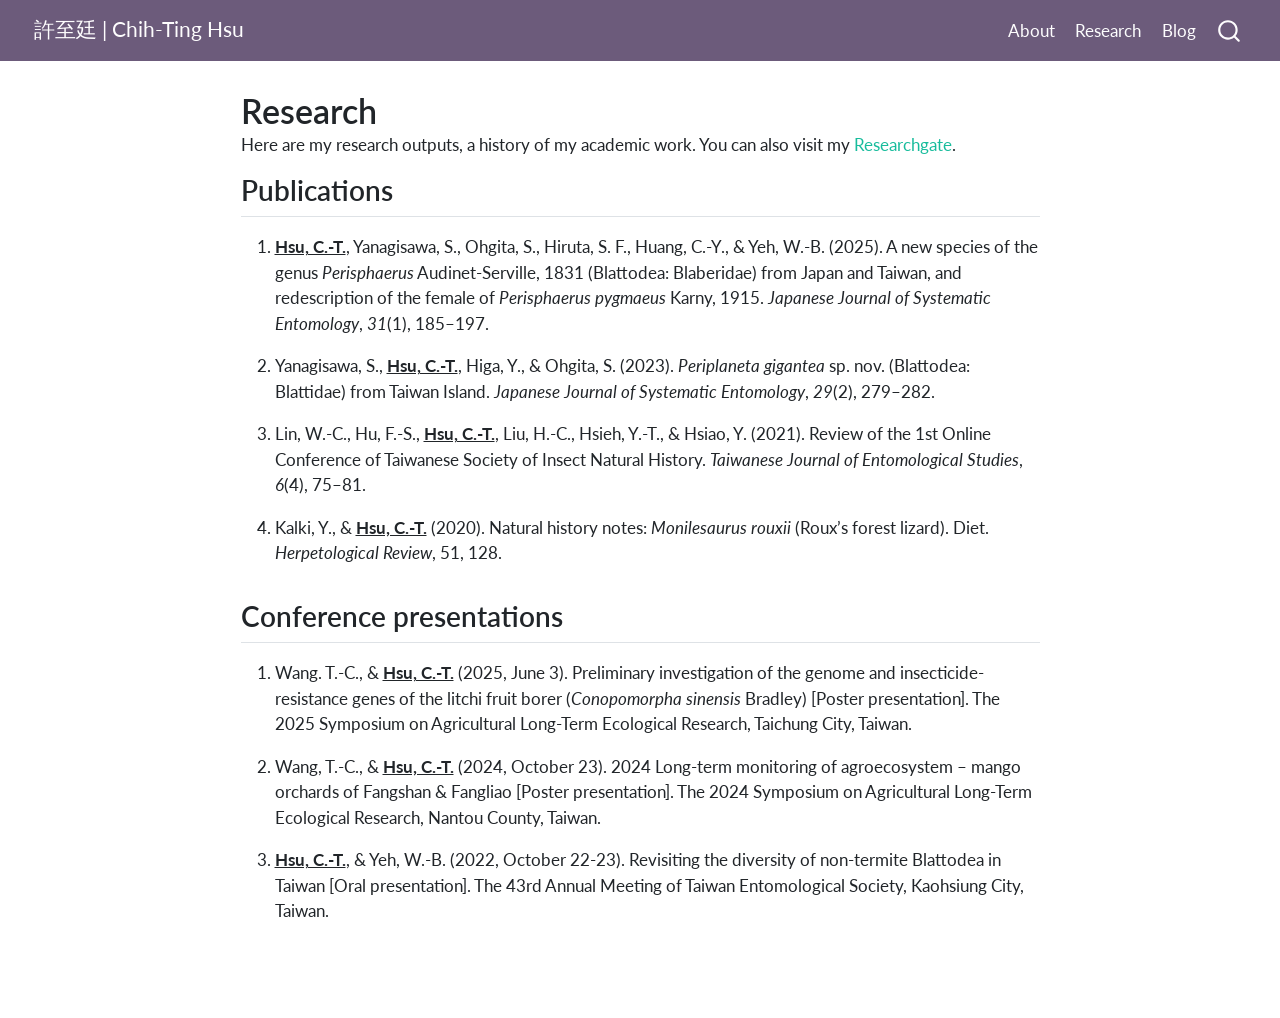
<file: research.html>
<!DOCTYPE html>
<html xmlns="http://www.w3.org/1999/xhtml" lang="en" xml:lang="en"><head>

<meta charset="utf-8">
<meta name="generator" content="quarto-1.8.25">

<meta name="viewport" content="width=device-width, initial-scale=1.0, user-scalable=yes">

<meta name="description" content="Here are my research outputs, a history of my academic work. You can also visit my Researchgate.">

<title>Research – 許至廷 | Chih-Ting Hsu</title>
<style>
code{white-space: pre-wrap;}
span.smallcaps{font-variant: small-caps;}
div.columns{display: flex; gap: min(4vw, 1.5em);}
div.column{flex: auto; overflow-x: auto;}
div.hanging-indent{margin-left: 1.5em; text-indent: -1.5em;}
ul.task-list{list-style: none;}
ul.task-list li input[type="checkbox"] {
  width: 0.8em;
  margin: 0 0.8em 0.2em -1em; /* quarto-specific, see https://github.com/quarto-dev/quarto-cli/issues/4556 */ 
  vertical-align: middle;
}
</style>


<script src="site_libs/quarto-nav/quarto-nav.js"></script>
<script src="site_libs/quarto-nav/headroom.min.js"></script>
<script src="site_libs/clipboard/clipboard.min.js"></script>
<script src="site_libs/quarto-search/autocomplete.umd.js"></script>
<script src="site_libs/quarto-search/fuse.min.js"></script>
<script src="site_libs/quarto-search/quarto-search.js"></script>
<meta name="quarto:offset" content="./">
<link href="./profile.jpg" rel="icon" type="image/jpeg">
<script src="site_libs/quarto-html/quarto.js" type="module"></script>
<script src="site_libs/quarto-html/tabsets/tabsets.js" type="module"></script>
<script src="site_libs/quarto-html/axe/axe-check.js" type="module"></script>
<script src="site_libs/quarto-html/popper.min.js"></script>
<script src="site_libs/quarto-html/tippy.umd.min.js"></script>
<script src="site_libs/quarto-html/anchor.min.js"></script>
<link href="site_libs/quarto-html/tippy.css" rel="stylesheet">
<link href="site_libs/quarto-html/quarto-syntax-highlighting-7b89279ff1a6dce999919e0e67d4d9ec.css" rel="stylesheet" id="quarto-text-highlighting-styles">
<script src="site_libs/bootstrap/bootstrap.min.js"></script>
<link href="site_libs/bootstrap/bootstrap-icons.css" rel="stylesheet">
<link href="site_libs/bootstrap/bootstrap-6f32d2f2014f4d9165604b064926ab9a.min.css" rel="stylesheet" append-hash="true" id="quarto-bootstrap" data-mode="light">
<script id="quarto-search-options" type="application/json">{
  "location": "navbar",
  "copy-button": false,
  "collapse-after": 3,
  "panel-placement": "end",
  "type": "overlay",
  "limit": 50,
  "keyboard-shortcut": [
    "f",
    "/",
    "s"
  ],
  "show-item-context": false,
  "language": {
    "search-no-results-text": "No results",
    "search-matching-documents-text": "matching documents",
    "search-copy-link-title": "Copy link to search",
    "search-hide-matches-text": "Hide additional matches",
    "search-more-match-text": "more match in this document",
    "search-more-matches-text": "more matches in this document",
    "search-clear-button-title": "Clear",
    "search-text-placeholder": "",
    "search-detached-cancel-button-title": "Cancel",
    "search-submit-button-title": "Submit",
    "search-label": "Search"
  }
}</script>


<link rel="stylesheet" href="styles.css">
</head>

<body class="nav-fixed fullcontent quarto-light">

<div id="quarto-search-results"></div>
  <header id="quarto-header" class="headroom fixed-top">
    <nav class="navbar navbar-expand-lg " data-bs-theme="dark">
      <div class="navbar-container container-fluid">
      <div class="navbar-brand-container mx-auto">
    <a href="./index.html" class="navbar-brand navbar-brand-logo">
    </a>
    <a class="navbar-brand" href="./index.html">
    <span class="navbar-title">許至廷 | Chih-Ting Hsu</span>
    </a>
  </div>
            <div id="quarto-search" class="" title="Search"></div>
          <button class="navbar-toggler" type="button" data-bs-toggle="collapse" data-bs-target="#navbarCollapse" aria-controls="navbarCollapse" role="menu" aria-expanded="false" aria-label="Toggle navigation" onclick="if (window.quartoToggleHeadroom) { window.quartoToggleHeadroom(); }">
  <span class="navbar-toggler-icon"></span>
</button>
          <div class="collapse navbar-collapse" id="navbarCollapse">
            <ul class="navbar-nav navbar-nav-scroll ms-auto">
  <li class="nav-item">
    <a class="nav-link" href="./about.html"> 
<span class="menu-text">About</span></a>
  </li>  
  <li class="nav-item">
    <a class="nav-link active" href="./research.html" aria-current="page"> 
<span class="menu-text">Research</span></a>
  </li>  
  <li class="nav-item">
    <a class="nav-link" href="./blog.html"> 
<span class="menu-text">Blog</span></a>
  </li>  
</ul>
          </div> <!-- /navcollapse -->
            <div class="quarto-navbar-tools">
</div>
      </div> <!-- /container-fluid -->
    </nav>
</header>
<!-- content -->
<div id="quarto-content" class="quarto-container page-columns page-rows-contents page-layout-article page-navbar">
<!-- sidebar -->
<!-- margin-sidebar -->
    
<!-- main -->
<main class="content" id="quarto-document-content">

<header id="title-block-header" class="quarto-title-block default">
<div class="quarto-title">
<h1 class="title">Research</h1>
</div>

<div>
  <div class="description">
    Here are my research outputs, a history of my academic work. You can also visit my <a href="https://www.researchgate.net/">Researchgate</a>.
  </div>
</div>


<div class="quarto-title-meta">

    
  
    
  </div>
  


</header>


<section id="publications" class="level2">
<h2 class="anchored" data-anchor-id="publications">Publications</h2>
<ol type="1">
<li><p><u><strong>Hsu, C.-T.</strong></u>, Yanagisawa, S., Ohgita, S., Hiruta, S. F., Huang, C.-Y., &amp; Yeh, W.-B. (2025). A new species of the genus <em>Perisphaerus</em> Audinet-Serville, 1831 (Blattodea: Blaberidae) from Japan and Taiwan, and redescription of the female of <em>Perisphaerus pygmaeus</em> Karny, 1915. <em>Japanese Journal of Systematic Entomology</em>, <em>31</em>(1), 185–197.</p></li>
<li><p>Yanagisawa, S., <u><strong>Hsu, C.-T.</strong></u>, Higa, Y., &amp; Ohgita, S. (2023). <em>Periplaneta gigantea</em> sp. nov. (Blattodea: Blattidae) from Taiwan Island. <em>Japanese Journal of Systematic Entomology</em>, <em>29</em>(2), 279–282.</p></li>
<li><p>Lin, W.-C., Hu, F.-S., <u><strong>Hsu, C.-T.</strong></u>, Liu, H.-C., Hsieh, Y.-T., &amp; Hsiao, Y. (2021). Review of the 1st Online Conference of Taiwanese Society of Insect Natural History. <em>Taiwanese Journal of Entomological Studies</em>, <em>6</em>(4), 75–81.</p></li>
<li><p>Kalki, Y., &amp; <u><strong>Hsu, C.-T.</strong></u> (2020). Natural history notes: <em>Monilesaurus rouxii</em> (Roux’s forest lizard). Diet. <em>Herpetological Review</em>, 51, 128.</p></li>
</ol>
</section>
<section id="conference-presentations" class="level2">
<h2 class="anchored" data-anchor-id="conference-presentations">Conference presentations</h2>
<ol type="1">
<li><p>Wang. T.-C., &amp; <u><strong>Hsu, C.-T.</strong></u> (2025, June 3). Preliminary investigation of the genome and insecticide-resistance genes of the litchi fruit borer (<em>Conopomorpha sinensis</em> Bradley) [Poster presentation]. The 2025 Symposium on Agricultural Long-Term Ecological Research, Taichung City, Taiwan.</p></li>
<li><p>Wang, T.-C., &amp; <u><strong>Hsu, C.-T.</strong></u> (2024, October 23). 2024 Long-term monitoring of agroecosystem – mango orchards of Fangshan &amp; Fangliao [Poster presentation]. The 2024 Symposium on Agricultural Long-Term Ecological Research, Nantou County, Taiwan.</p></li>
<li><p><u><strong>Hsu, C.-T.</strong></u>, &amp; Yeh, W.-B. (2022, October 22-23). Revisiting the diversity of non-termite Blattodea in Taiwan [Oral presentation]. The 43rd Annual Meeting of Taiwan Entomological Society, Kaohsiung City, Taiwan.</p></li>
</ol>


</section>

</main> <!-- /main -->
<script id="quarto-html-after-body" type="application/javascript">
  window.document.addEventListener("DOMContentLoaded", function (event) {
    const icon = "";
    const anchorJS = new window.AnchorJS();
    anchorJS.options = {
      placement: 'right',
      icon: icon
    };
    anchorJS.add('.anchored');
    const isCodeAnnotation = (el) => {
      for (const clz of el.classList) {
        if (clz.startsWith('code-annotation-')) {                     
          return true;
        }
      }
      return false;
    }
    const onCopySuccess = function(e) {
      // button target
      const button = e.trigger;
      // don't keep focus
      button.blur();
      // flash "checked"
      button.classList.add('code-copy-button-checked');
      var currentTitle = button.getAttribute("title");
      button.setAttribute("title", "Copied!");
      let tooltip;
      if (window.bootstrap) {
        button.setAttribute("data-bs-toggle", "tooltip");
        button.setAttribute("data-bs-placement", "left");
        button.setAttribute("data-bs-title", "Copied!");
        tooltip = new bootstrap.Tooltip(button, 
          { trigger: "manual", 
            customClass: "code-copy-button-tooltip",
            offset: [0, -8]});
        tooltip.show();    
      }
      setTimeout(function() {
        if (tooltip) {
          tooltip.hide();
          button.removeAttribute("data-bs-title");
          button.removeAttribute("data-bs-toggle");
          button.removeAttribute("data-bs-placement");
        }
        button.setAttribute("title", currentTitle);
        button.classList.remove('code-copy-button-checked');
      }, 1000);
      // clear code selection
      e.clearSelection();
    }
    const getTextToCopy = function(trigger) {
      const outerScaffold = trigger.parentElement.cloneNode(true);
      const codeEl = outerScaffold.querySelector('code');
      for (const childEl of codeEl.children) {
        if (isCodeAnnotation(childEl)) {
          childEl.remove();
        }
      }
      return codeEl.innerText;
    }
    const clipboard = new window.ClipboardJS('.code-copy-button:not([data-in-quarto-modal])', {
      text: getTextToCopy
    });
    clipboard.on('success', onCopySuccess);
    if (window.document.getElementById('quarto-embedded-source-code-modal')) {
      const clipboardModal = new window.ClipboardJS('.code-copy-button[data-in-quarto-modal]', {
        text: getTextToCopy,
        container: window.document.getElementById('quarto-embedded-source-code-modal')
      });
      clipboardModal.on('success', onCopySuccess);
    }
      var localhostRegex = new RegExp(/^(?:http|https):\/\/localhost\:?[0-9]*\//);
      var mailtoRegex = new RegExp(/^mailto:/);
        var filterRegex = new RegExp("https:\/\/likeyavasaw\.github\.io");
      var isInternal = (href) => {
          return filterRegex.test(href) || localhostRegex.test(href) || mailtoRegex.test(href);
      }
      // Inspect non-navigation links and adorn them if external
     var links = window.document.querySelectorAll('a[href]:not(.nav-link):not(.navbar-brand):not(.toc-action):not(.sidebar-link):not(.sidebar-item-toggle):not(.pagination-link):not(.no-external):not([aria-hidden]):not(.dropdown-item):not(.quarto-navigation-tool):not(.about-link)');
      for (var i=0; i<links.length; i++) {
        const link = links[i];
        if (!isInternal(link.href)) {
          // undo the damage that might have been done by quarto-nav.js in the case of
          // links that we want to consider external
          if (link.dataset.originalHref !== undefined) {
            link.href = link.dataset.originalHref;
          }
        }
      }
    function tippyHover(el, contentFn, onTriggerFn, onUntriggerFn) {
      const config = {
        allowHTML: true,
        maxWidth: 500,
        delay: 100,
        arrow: false,
        appendTo: function(el) {
            return el.parentElement;
        },
        interactive: true,
        interactiveBorder: 10,
        theme: 'quarto',
        placement: 'bottom-start',
      };
      if (contentFn) {
        config.content = contentFn;
      }
      if (onTriggerFn) {
        config.onTrigger = onTriggerFn;
      }
      if (onUntriggerFn) {
        config.onUntrigger = onUntriggerFn;
      }
      window.tippy(el, config); 
    }
    const noterefs = window.document.querySelectorAll('a[role="doc-noteref"]');
    for (var i=0; i<noterefs.length; i++) {
      const ref = noterefs[i];
      tippyHover(ref, function() {
        // use id or data attribute instead here
        let href = ref.getAttribute('data-footnote-href') || ref.getAttribute('href');
        try { href = new URL(href).hash; } catch {}
        const id = href.replace(/^#\/?/, "");
        const note = window.document.getElementById(id);
        if (note) {
          return note.innerHTML;
        } else {
          return "";
        }
      });
    }
    const xrefs = window.document.querySelectorAll('a.quarto-xref');
    const processXRef = (id, note) => {
      // Strip column container classes
      const stripColumnClz = (el) => {
        el.classList.remove("page-full", "page-columns");
        if (el.children) {
          for (const child of el.children) {
            stripColumnClz(child);
          }
        }
      }
      stripColumnClz(note)
      if (id === null || id.startsWith('sec-')) {
        // Special case sections, only their first couple elements
        const container = document.createElement("div");
        if (note.children && note.children.length > 2) {
          container.appendChild(note.children[0].cloneNode(true));
          for (let i = 1; i < note.children.length; i++) {
            const child = note.children[i];
            if (child.tagName === "P" && child.innerText === "") {
              continue;
            } else {
              container.appendChild(child.cloneNode(true));
              break;
            }
          }
          if (window.Quarto?.typesetMath) {
            window.Quarto.typesetMath(container);
          }
          return container.innerHTML
        } else {
          if (window.Quarto?.typesetMath) {
            window.Quarto.typesetMath(note);
          }
          return note.innerHTML;
        }
      } else {
        // Remove any anchor links if they are present
        const anchorLink = note.querySelector('a.anchorjs-link');
        if (anchorLink) {
          anchorLink.remove();
        }
        if (window.Quarto?.typesetMath) {
          window.Quarto.typesetMath(note);
        }
        if (note.classList.contains("callout")) {
          return note.outerHTML;
        } else {
          return note.innerHTML;
        }
      }
    }
    for (var i=0; i<xrefs.length; i++) {
      const xref = xrefs[i];
      tippyHover(xref, undefined, function(instance) {
        instance.disable();
        let url = xref.getAttribute('href');
        let hash = undefined; 
        if (url.startsWith('#')) {
          hash = url;
        } else {
          try { hash = new URL(url).hash; } catch {}
        }
        if (hash) {
          const id = hash.replace(/^#\/?/, "");
          const note = window.document.getElementById(id);
          if (note !== null) {
            try {
              const html = processXRef(id, note.cloneNode(true));
              instance.setContent(html);
            } finally {
              instance.enable();
              instance.show();
            }
          } else {
            // See if we can fetch this
            fetch(url.split('#')[0])
            .then(res => res.text())
            .then(html => {
              const parser = new DOMParser();
              const htmlDoc = parser.parseFromString(html, "text/html");
              const note = htmlDoc.getElementById(id);
              if (note !== null) {
                const html = processXRef(id, note);
                instance.setContent(html);
              } 
            }).finally(() => {
              instance.enable();
              instance.show();
            });
          }
        } else {
          // See if we can fetch a full url (with no hash to target)
          // This is a special case and we should probably do some content thinning / targeting
          fetch(url)
          .then(res => res.text())
          .then(html => {
            const parser = new DOMParser();
            const htmlDoc = parser.parseFromString(html, "text/html");
            const note = htmlDoc.querySelector('main.content');
            if (note !== null) {
              // This should only happen for chapter cross references
              // (since there is no id in the URL)
              // remove the first header
              if (note.children.length > 0 && note.children[0].tagName === "HEADER") {
                note.children[0].remove();
              }
              const html = processXRef(null, note);
              instance.setContent(html);
            } 
          }).finally(() => {
            instance.enable();
            instance.show();
          });
        }
      }, function(instance) {
      });
    }
        let selectedAnnoteEl;
        const selectorForAnnotation = ( cell, annotation) => {
          let cellAttr = 'data-code-cell="' + cell + '"';
          let lineAttr = 'data-code-annotation="' +  annotation + '"';
          const selector = 'span[' + cellAttr + '][' + lineAttr + ']';
          return selector;
        }
        const selectCodeLines = (annoteEl) => {
          const doc = window.document;
          const targetCell = annoteEl.getAttribute("data-target-cell");
          const targetAnnotation = annoteEl.getAttribute("data-target-annotation");
          const annoteSpan = window.document.querySelector(selectorForAnnotation(targetCell, targetAnnotation));
          const lines = annoteSpan.getAttribute("data-code-lines").split(",");
          const lineIds = lines.map((line) => {
            return targetCell + "-" + line;
          })
          let top = null;
          let height = null;
          let parent = null;
          if (lineIds.length > 0) {
              //compute the position of the single el (top and bottom and make a div)
              const el = window.document.getElementById(lineIds[0]);
              top = el.offsetTop;
              height = el.offsetHeight;
              parent = el.parentElement.parentElement;
            if (lineIds.length > 1) {
              const lastEl = window.document.getElementById(lineIds[lineIds.length - 1]);
              const bottom = lastEl.offsetTop + lastEl.offsetHeight;
              height = bottom - top;
            }
            if (top !== null && height !== null && parent !== null) {
              // cook up a div (if necessary) and position it 
              let div = window.document.getElementById("code-annotation-line-highlight");
              if (div === null) {
                div = window.document.createElement("div");
                div.setAttribute("id", "code-annotation-line-highlight");
                div.style.position = 'absolute';
                parent.appendChild(div);
              }
              div.style.top = top - 2 + "px";
              div.style.height = height + 4 + "px";
              div.style.left = 0;
              let gutterDiv = window.document.getElementById("code-annotation-line-highlight-gutter");
              if (gutterDiv === null) {
                gutterDiv = window.document.createElement("div");
                gutterDiv.setAttribute("id", "code-annotation-line-highlight-gutter");
                gutterDiv.style.position = 'absolute';
                const codeCell = window.document.getElementById(targetCell);
                const gutter = codeCell.querySelector('.code-annotation-gutter');
                gutter.appendChild(gutterDiv);
              }
              gutterDiv.style.top = top - 2 + "px";
              gutterDiv.style.height = height + 4 + "px";
            }
            selectedAnnoteEl = annoteEl;
          }
        };
        const unselectCodeLines = () => {
          const elementsIds = ["code-annotation-line-highlight", "code-annotation-line-highlight-gutter"];
          elementsIds.forEach((elId) => {
            const div = window.document.getElementById(elId);
            if (div) {
              div.remove();
            }
          });
          selectedAnnoteEl = undefined;
        };
          // Handle positioning of the toggle
      window.addEventListener(
        "resize",
        throttle(() => {
          elRect = undefined;
          if (selectedAnnoteEl) {
            selectCodeLines(selectedAnnoteEl);
          }
        }, 10)
      );
      function throttle(fn, ms) {
      let throttle = false;
      let timer;
        return (...args) => {
          if(!throttle) { // first call gets through
              fn.apply(this, args);
              throttle = true;
          } else { // all the others get throttled
              if(timer) clearTimeout(timer); // cancel #2
              timer = setTimeout(() => {
                fn.apply(this, args);
                timer = throttle = false;
              }, ms);
          }
        };
      }
        // Attach click handler to the DT
        const annoteDls = window.document.querySelectorAll('dt[data-target-cell]');
        for (const annoteDlNode of annoteDls) {
          annoteDlNode.addEventListener('click', (event) => {
            const clickedEl = event.target;
            if (clickedEl !== selectedAnnoteEl) {
              unselectCodeLines();
              const activeEl = window.document.querySelector('dt[data-target-cell].code-annotation-active');
              if (activeEl) {
                activeEl.classList.remove('code-annotation-active');
              }
              selectCodeLines(clickedEl);
              clickedEl.classList.add('code-annotation-active');
            } else {
              // Unselect the line
              unselectCodeLines();
              clickedEl.classList.remove('code-annotation-active');
            }
          });
        }
    const findCites = (el) => {
      const parentEl = el.parentElement;
      if (parentEl) {
        const cites = parentEl.dataset.cites;
        if (cites) {
          return {
            el,
            cites: cites.split(' ')
          };
        } else {
          return findCites(el.parentElement)
        }
      } else {
        return undefined;
      }
    };
    var bibliorefs = window.document.querySelectorAll('a[role="doc-biblioref"]');
    for (var i=0; i<bibliorefs.length; i++) {
      const ref = bibliorefs[i];
      const citeInfo = findCites(ref);
      if (citeInfo) {
        tippyHover(citeInfo.el, function() {
          var popup = window.document.createElement('div');
          citeInfo.cites.forEach(function(cite) {
            var citeDiv = window.document.createElement('div');
            citeDiv.classList.add('hanging-indent');
            citeDiv.classList.add('csl-entry');
            var biblioDiv = window.document.getElementById('ref-' + cite);
            if (biblioDiv) {
              citeDiv.innerHTML = biblioDiv.innerHTML;
            }
            popup.appendChild(citeDiv);
          });
          return popup.innerHTML;
        });
      }
    }
  });
  </script>
</div> <!-- /content -->




</body></html>
</file>
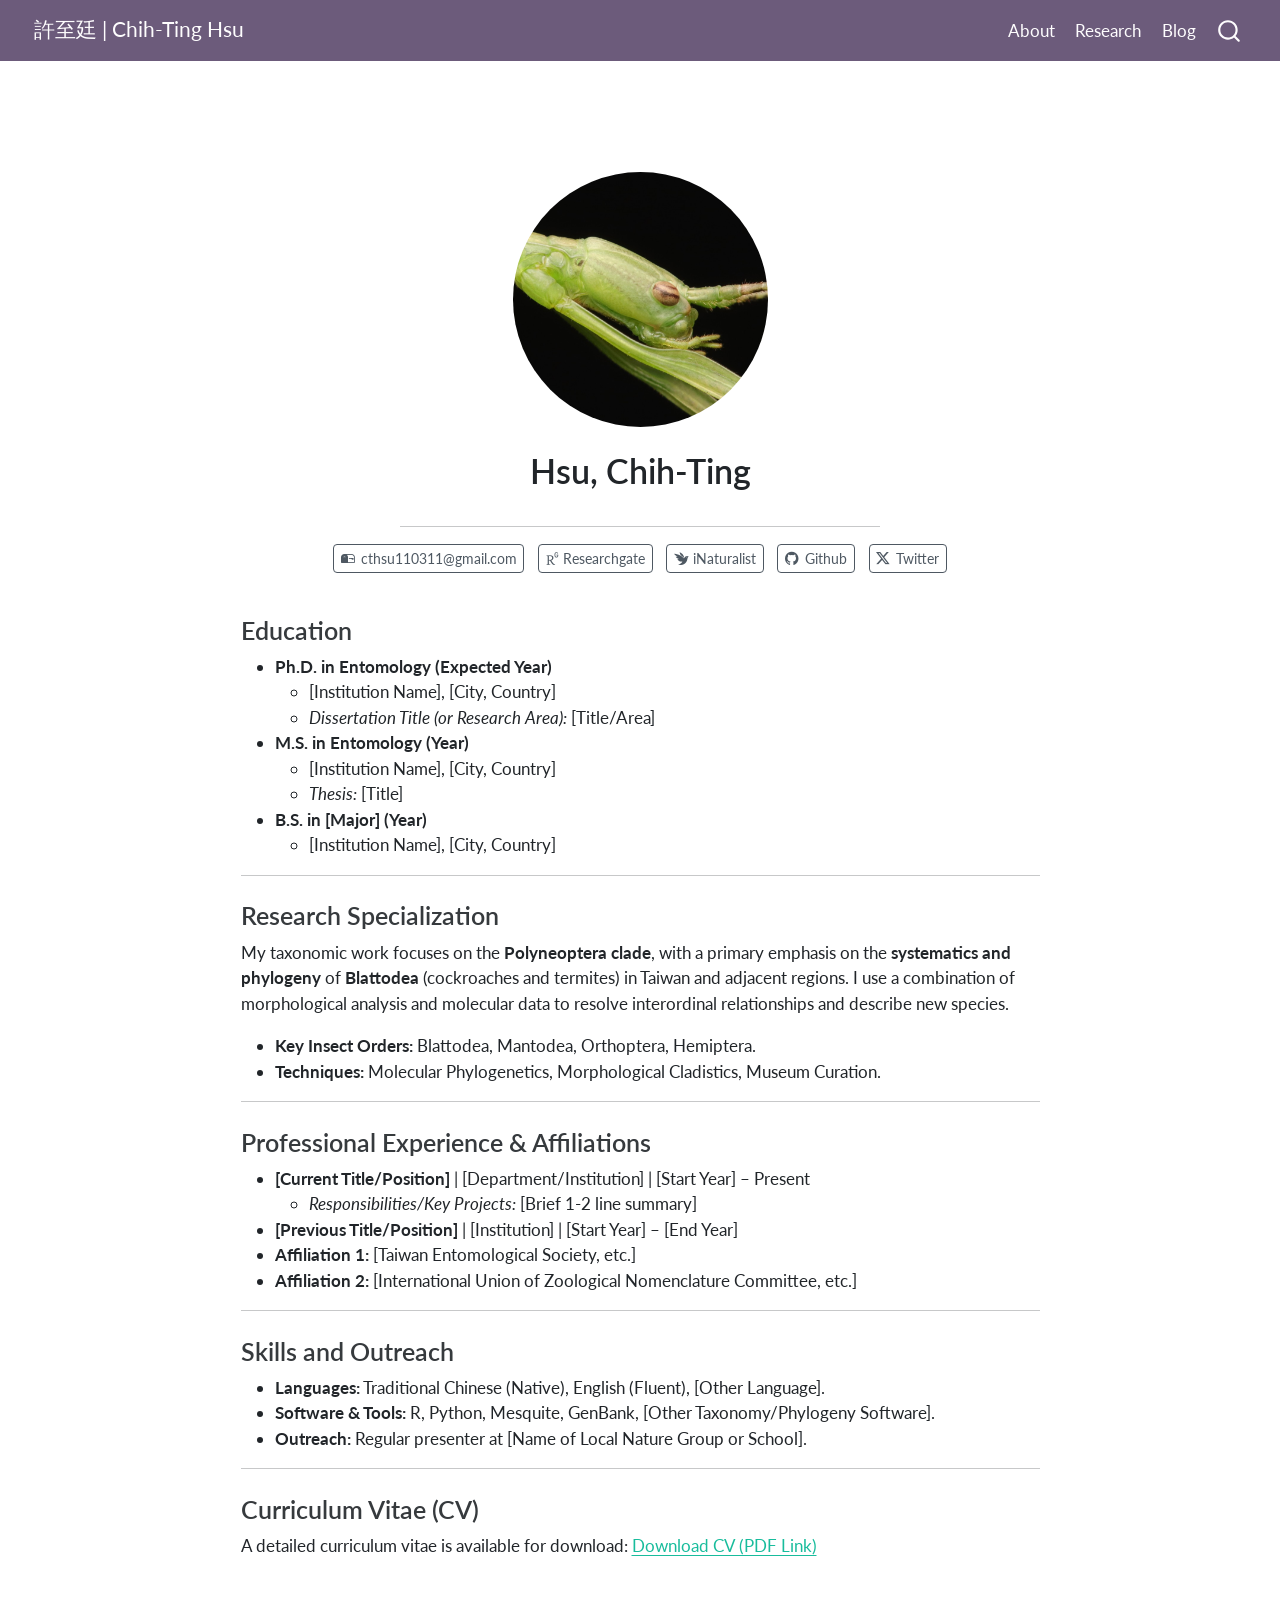
<file: test.html>
<!DOCTYPE html>
<html xmlns="http://www.w3.org/1999/xhtml" lang="en" xml:lang="en"><head>

<meta charset="utf-8">
<meta name="generator" content="quarto-1.8.25">

<meta name="viewport" content="width=device-width, initial-scale=1.0, user-scalable=yes">


<title>About – 許至廷 | Chih-Ting Hsu</title>
<style>
code{white-space: pre-wrap;}
span.smallcaps{font-variant: small-caps;}
div.columns{display: flex; gap: min(4vw, 1.5em);}
div.column{flex: auto; overflow-x: auto;}
div.hanging-indent{margin-left: 1.5em; text-indent: -1.5em;}
ul.task-list{list-style: none;}
ul.task-list li input[type="checkbox"] {
  width: 0.8em;
  margin: 0 0.8em 0.2em -1em; /* quarto-specific, see https://github.com/quarto-dev/quarto-cli/issues/4556 */ 
  vertical-align: middle;
}
</style>


<script src="site_libs/quarto-nav/quarto-nav.js"></script>
<script src="site_libs/quarto-nav/headroom.min.js"></script>
<script src="site_libs/clipboard/clipboard.min.js"></script>
<script src="site_libs/quarto-search/autocomplete.umd.js"></script>
<script src="site_libs/quarto-search/fuse.min.js"></script>
<script src="site_libs/quarto-search/quarto-search.js"></script>
<meta name="quarto:offset" content="./">
<link href="./profile.jpg" rel="icon" type="image/jpeg">
<script src="site_libs/quarto-html/quarto.js" type="module"></script>
<script src="site_libs/quarto-html/tabsets/tabsets.js" type="module"></script>
<script src="site_libs/quarto-html/axe/axe-check.js" type="module"></script>
<script src="site_libs/quarto-html/popper.min.js"></script>
<script src="site_libs/quarto-html/tippy.umd.min.js"></script>
<link href="site_libs/quarto-html/tippy.css" rel="stylesheet">
<link href="site_libs/quarto-html/quarto-syntax-highlighting-7b89279ff1a6dce999919e0e67d4d9ec.css" rel="stylesheet" id="quarto-text-highlighting-styles">
<script src="site_libs/bootstrap/bootstrap.min.js"></script>
<link href="site_libs/bootstrap/bootstrap-icons.css" rel="stylesheet">
<link href="site_libs/bootstrap/bootstrap-6f32d2f2014f4d9165604b064926ab9a.min.css" rel="stylesheet" append-hash="true" id="quarto-bootstrap" data-mode="light">
<link href="site_libs/quarto-contrib/academicons-1.9.4/all.css" rel="stylesheet">
<link href="site_libs/quarto-contrib/academicons-1.9.4/size.css" rel="stylesheet">
<script id="quarto-search-options" type="application/json">{
  "location": "navbar",
  "copy-button": false,
  "collapse-after": 3,
  "panel-placement": "end",
  "type": "overlay",
  "limit": 50,
  "keyboard-shortcut": [
    "f",
    "/",
    "s"
  ],
  "show-item-context": false,
  "language": {
    "search-no-results-text": "No results",
    "search-matching-documents-text": "matching documents",
    "search-copy-link-title": "Copy link to search",
    "search-hide-matches-text": "Hide additional matches",
    "search-more-match-text": "more match in this document",
    "search-more-matches-text": "more matches in this document",
    "search-clear-button-title": "Clear",
    "search-text-placeholder": "",
    "search-detached-cancel-button-title": "Cancel",
    "search-submit-button-title": "Submit",
    "search-label": "Search"
  }
}</script>


<link rel="stylesheet" href="styles.css">
</head>

<body class="nav-fixed fullcontent quarto-light">

<div id="quarto-search-results"></div>
  <header id="quarto-header" class="headroom fixed-top">
    <nav class="navbar navbar-expand-lg " data-bs-theme="dark">
      <div class="navbar-container container-fluid">
      <div class="navbar-brand-container mx-auto">
    <a href="./index.html" class="navbar-brand navbar-brand-logo">
    </a>
    <a class="navbar-brand" href="./index.html">
    <span class="navbar-title">許至廷 | Chih-Ting Hsu</span>
    </a>
  </div>
            <div id="quarto-search" class="" title="Search"></div>
          <button class="navbar-toggler" type="button" data-bs-toggle="collapse" data-bs-target="#navbarCollapse" aria-controls="navbarCollapse" role="menu" aria-expanded="false" aria-label="Toggle navigation" onclick="if (window.quartoToggleHeadroom) { window.quartoToggleHeadroom(); }">
  <span class="navbar-toggler-icon"></span>
</button>
          <div class="collapse navbar-collapse" id="navbarCollapse">
            <ul class="navbar-nav navbar-nav-scroll ms-auto">
  <li class="nav-item">
    <a class="nav-link" href="./about.html"> 
<span class="menu-text">About</span></a>
  </li>  
  <li class="nav-item">
    <a class="nav-link" href="./research.html"> 
<span class="menu-text">Research</span></a>
  </li>  
  <li class="nav-item">
    <a class="nav-link" href="./blog.html"> 
<span class="menu-text">Blog</span></a>
  </li>  
</ul>
          </div> <!-- /navcollapse -->
            <div class="quarto-navbar-tools">
</div>
      </div> <!-- /container-fluid -->
    </nav>
</header>
<!-- content -->
<div id="quarto-content" class="quarto-container page-columns page-rows-contents page-layout-article page-navbar">
<!-- sidebar -->
<!-- margin-sidebar -->
    
<!-- main -->
<main class="content" id="quarto-document-content">




<div class="quarto-about-jolla">
  <img src="profile.jpg" class="about-image
  round " style="height: 15em; width: 15em;">
 <header id="title-block-header" class="quarto-title-block default">
<div class="quarto-title">
<h1 class="title">Hsu, Chih-Ting</h1>
</div>
<div class="quarto-title-meta">
  </div>
</header><div id="external-link">
</div> 
  <hr class="about-sep">
   <div class="about-links">
  <a href="mailto:cthsu110311@gmail.com" class="about-link" rel="" target="">
    <i class="bi bi-mailbox2"></i>
     <span class="about-link-text">cthsu110311@gmail.com</span>
  </a>
  <a href="https://www.researchgate.net/profile/Chih-Ting-Hsu" class="about-link" rel="" target="">
     <span class="about-link-text"><i class="ai  ai-researchgate ai-lg" aria-label="researchgate"></i> Researchgate</span>
  </a>
  <a href="https://www.inaturalist.org/people/william91803" class="about-link" rel="" target="">
     <span class="about-link-text"><i class="ai  ai-inaturalist ai-lg" aria-label="inaturalist"></i> iNaturalist</span>
  </a>
  <a href="https://github.com/likeyavasaw" class="about-link" rel="" target="">
    <i class="bi bi-github"></i>
     <span class="about-link-text">Github</span>
  </a>
  <a href="https://twitter.com" class="about-link" rel="" target="">
    <i class="bi bi-twitter-x"></i>
     <span class="about-link-text">Twitter</span>
  </a>
</div>
</div>

<section id="education" class="level3">
<h3 data-anchor-id="education">Education</h3>
<ul>
<li><strong>Ph.D.&nbsp;in Entomology (Expected Year)</strong>
<ul>
<li>[Institution Name], [City, Country]</li>
<li><em>Dissertation Title (or Research Area):</em> [Title/Area]</li>
</ul></li>
<li><strong>M.S. in Entomology (Year)</strong>
<ul>
<li>[Institution Name], [City, Country]</li>
<li><em>Thesis:</em> [Title]</li>
</ul></li>
<li><strong>B.S. in [Major] (Year)</strong>
<ul>
<li>[Institution Name], [City, Country]</li>
</ul></li>
</ul>
<hr>
</section>
<section id="research-specialization" class="level3">
<h3 data-anchor-id="research-specialization">Research Specialization</h3>
<p>My taxonomic work focuses on the <strong>Polyneoptera clade</strong>, with a primary emphasis on the <strong>systematics and phylogeny</strong> of <strong>Blattodea</strong> (cockroaches and termites) in Taiwan and adjacent regions. I use a combination of morphological analysis and molecular data to resolve interordinal relationships and describe new species.</p>
<ul>
<li><strong>Key Insect Orders:</strong> Blattodea, Mantodea, Orthoptera, Hemiptera.</li>
<li><strong>Techniques:</strong> Molecular Phylogenetics, Morphological Cladistics, Museum Curation.</li>
</ul>
<hr>
</section>
<section id="professional-experience-affiliations" class="level3">
<h3 data-anchor-id="professional-experience-affiliations">Professional Experience &amp; Affiliations</h3>
<ul>
<li><strong>[Current Title/Position]</strong> | [Department/Institution] | [Start Year] – Present
<ul>
<li><em>Responsibilities/Key Projects:</em> [Brief 1-2 line summary]</li>
</ul></li>
<li><strong>[Previous Title/Position]</strong> | [Institution] | [Start Year] – [End Year]</li>
<li><strong>Affiliation 1:</strong> [Taiwan Entomological Society, etc.]</li>
<li><strong>Affiliation 2:</strong> [International Union of Zoological Nomenclature Committee, etc.]</li>
</ul>
<hr>
</section>
<section id="skills-and-outreach" class="level3">
<h3 data-anchor-id="skills-and-outreach">Skills and Outreach</h3>
<ul>
<li><strong>Languages:</strong> Traditional Chinese (Native), English (Fluent), [Other Language].</li>
<li><strong>Software &amp; Tools:</strong> R, Python, Mesquite, GenBank, [Other Taxonomy/Phylogeny Software].</li>
<li><strong>Outreach:</strong> Regular presenter at [Name of Local Nature Group or School].</li>
</ul>
<hr>
</section>
<section id="curriculum-vitae-cv" class="level3">
<h3 data-anchor-id="curriculum-vitae-cv">Curriculum Vitae (CV)</h3>
<p>A detailed curriculum vitae is available for download: <strong><a href="path/to/your/CV.pdf">Download CV (PDF Link)</a></strong></p>



</section>

</main> <!-- /main -->
<script id="quarto-html-after-body" type="application/javascript">
  window.document.addEventListener("DOMContentLoaded", function (event) {
    const isCodeAnnotation = (el) => {
      for (const clz of el.classList) {
        if (clz.startsWith('code-annotation-')) {                     
          return true;
        }
      }
      return false;
    }
    const onCopySuccess = function(e) {
      // button target
      const button = e.trigger;
      // don't keep focus
      button.blur();
      // flash "checked"
      button.classList.add('code-copy-button-checked');
      var currentTitle = button.getAttribute("title");
      button.setAttribute("title", "Copied!");
      let tooltip;
      if (window.bootstrap) {
        button.setAttribute("data-bs-toggle", "tooltip");
        button.setAttribute("data-bs-placement", "left");
        button.setAttribute("data-bs-title", "Copied!");
        tooltip = new bootstrap.Tooltip(button, 
          { trigger: "manual", 
            customClass: "code-copy-button-tooltip",
            offset: [0, -8]});
        tooltip.show();    
      }
      setTimeout(function() {
        if (tooltip) {
          tooltip.hide();
          button.removeAttribute("data-bs-title");
          button.removeAttribute("data-bs-toggle");
          button.removeAttribute("data-bs-placement");
        }
        button.setAttribute("title", currentTitle);
        button.classList.remove('code-copy-button-checked');
      }, 1000);
      // clear code selection
      e.clearSelection();
    }
    const getTextToCopy = function(trigger) {
      const outerScaffold = trigger.parentElement.cloneNode(true);
      const codeEl = outerScaffold.querySelector('code');
      for (const childEl of codeEl.children) {
        if (isCodeAnnotation(childEl)) {
          childEl.remove();
        }
      }
      return codeEl.innerText;
    }
    const clipboard = new window.ClipboardJS('.code-copy-button:not([data-in-quarto-modal])', {
      text: getTextToCopy
    });
    clipboard.on('success', onCopySuccess);
    if (window.document.getElementById('quarto-embedded-source-code-modal')) {
      const clipboardModal = new window.ClipboardJS('.code-copy-button[data-in-quarto-modal]', {
        text: getTextToCopy,
        container: window.document.getElementById('quarto-embedded-source-code-modal')
      });
      clipboardModal.on('success', onCopySuccess);
    }
      var localhostRegex = new RegExp(/^(?:http|https):\/\/localhost\:?[0-9]*\//);
      var mailtoRegex = new RegExp(/^mailto:/);
        var filterRegex = new RegExp("https:\/\/likeyavasaw\.github\.io");
      var isInternal = (href) => {
          return filterRegex.test(href) || localhostRegex.test(href) || mailtoRegex.test(href);
      }
      // Inspect non-navigation links and adorn them if external
     var links = window.document.querySelectorAll('a[href]:not(.nav-link):not(.navbar-brand):not(.toc-action):not(.sidebar-link):not(.sidebar-item-toggle):not(.pagination-link):not(.no-external):not([aria-hidden]):not(.dropdown-item):not(.quarto-navigation-tool):not(.about-link)');
      for (var i=0; i<links.length; i++) {
        const link = links[i];
        if (!isInternal(link.href)) {
          // undo the damage that might have been done by quarto-nav.js in the case of
          // links that we want to consider external
          if (link.dataset.originalHref !== undefined) {
            link.href = link.dataset.originalHref;
          }
        }
      }
    function tippyHover(el, contentFn, onTriggerFn, onUntriggerFn) {
      const config = {
        allowHTML: true,
        maxWidth: 500,
        delay: 100,
        arrow: false,
        appendTo: function(el) {
            return el.parentElement;
        },
        interactive: true,
        interactiveBorder: 10,
        theme: 'quarto',
        placement: 'bottom-start',
      };
      if (contentFn) {
        config.content = contentFn;
      }
      if (onTriggerFn) {
        config.onTrigger = onTriggerFn;
      }
      if (onUntriggerFn) {
        config.onUntrigger = onUntriggerFn;
      }
      window.tippy(el, config); 
    }
    const noterefs = window.document.querySelectorAll('a[role="doc-noteref"]');
    for (var i=0; i<noterefs.length; i++) {
      const ref = noterefs[i];
      tippyHover(ref, function() {
        // use id or data attribute instead here
        let href = ref.getAttribute('data-footnote-href') || ref.getAttribute('href');
        try { href = new URL(href).hash; } catch {}
        const id = href.replace(/^#\/?/, "");
        const note = window.document.getElementById(id);
        if (note) {
          return note.innerHTML;
        } else {
          return "";
        }
      });
    }
    const xrefs = window.document.querySelectorAll('a.quarto-xref');
    const processXRef = (id, note) => {
      // Strip column container classes
      const stripColumnClz = (el) => {
        el.classList.remove("page-full", "page-columns");
        if (el.children) {
          for (const child of el.children) {
            stripColumnClz(child);
          }
        }
      }
      stripColumnClz(note)
      if (id === null || id.startsWith('sec-')) {
        // Special case sections, only their first couple elements
        const container = document.createElement("div");
        if (note.children && note.children.length > 2) {
          container.appendChild(note.children[0].cloneNode(true));
          for (let i = 1; i < note.children.length; i++) {
            const child = note.children[i];
            if (child.tagName === "P" && child.innerText === "") {
              continue;
            } else {
              container.appendChild(child.cloneNode(true));
              break;
            }
          }
          if (window.Quarto?.typesetMath) {
            window.Quarto.typesetMath(container);
          }
          return container.innerHTML
        } else {
          if (window.Quarto?.typesetMath) {
            window.Quarto.typesetMath(note);
          }
          return note.innerHTML;
        }
      } else {
        // Remove any anchor links if they are present
        const anchorLink = note.querySelector('a.anchorjs-link');
        if (anchorLink) {
          anchorLink.remove();
        }
        if (window.Quarto?.typesetMath) {
          window.Quarto.typesetMath(note);
        }
        if (note.classList.contains("callout")) {
          return note.outerHTML;
        } else {
          return note.innerHTML;
        }
      }
    }
    for (var i=0; i<xrefs.length; i++) {
      const xref = xrefs[i];
      tippyHover(xref, undefined, function(instance) {
        instance.disable();
        let url = xref.getAttribute('href');
        let hash = undefined; 
        if (url.startsWith('#')) {
          hash = url;
        } else {
          try { hash = new URL(url).hash; } catch {}
        }
        if (hash) {
          const id = hash.replace(/^#\/?/, "");
          const note = window.document.getElementById(id);
          if (note !== null) {
            try {
              const html = processXRef(id, note.cloneNode(true));
              instance.setContent(html);
            } finally {
              instance.enable();
              instance.show();
            }
          } else {
            // See if we can fetch this
            fetch(url.split('#')[0])
            .then(res => res.text())
            .then(html => {
              const parser = new DOMParser();
              const htmlDoc = parser.parseFromString(html, "text/html");
              const note = htmlDoc.getElementById(id);
              if (note !== null) {
                const html = processXRef(id, note);
                instance.setContent(html);
              } 
            }).finally(() => {
              instance.enable();
              instance.show();
            });
          }
        } else {
          // See if we can fetch a full url (with no hash to target)
          // This is a special case and we should probably do some content thinning / targeting
          fetch(url)
          .then(res => res.text())
          .then(html => {
            const parser = new DOMParser();
            const htmlDoc = parser.parseFromString(html, "text/html");
            const note = htmlDoc.querySelector('main.content');
            if (note !== null) {
              // This should only happen for chapter cross references
              // (since there is no id in the URL)
              // remove the first header
              if (note.children.length > 0 && note.children[0].tagName === "HEADER") {
                note.children[0].remove();
              }
              const html = processXRef(null, note);
              instance.setContent(html);
            } 
          }).finally(() => {
            instance.enable();
            instance.show();
          });
        }
      }, function(instance) {
      });
    }
        let selectedAnnoteEl;
        const selectorForAnnotation = ( cell, annotation) => {
          let cellAttr = 'data-code-cell="' + cell + '"';
          let lineAttr = 'data-code-annotation="' +  annotation + '"';
          const selector = 'span[' + cellAttr + '][' + lineAttr + ']';
          return selector;
        }
        const selectCodeLines = (annoteEl) => {
          const doc = window.document;
          const targetCell = annoteEl.getAttribute("data-target-cell");
          const targetAnnotation = annoteEl.getAttribute("data-target-annotation");
          const annoteSpan = window.document.querySelector(selectorForAnnotation(targetCell, targetAnnotation));
          const lines = annoteSpan.getAttribute("data-code-lines").split(",");
          const lineIds = lines.map((line) => {
            return targetCell + "-" + line;
          })
          let top = null;
          let height = null;
          let parent = null;
          if (lineIds.length > 0) {
              //compute the position of the single el (top and bottom and make a div)
              const el = window.document.getElementById(lineIds[0]);
              top = el.offsetTop;
              height = el.offsetHeight;
              parent = el.parentElement.parentElement;
            if (lineIds.length > 1) {
              const lastEl = window.document.getElementById(lineIds[lineIds.length - 1]);
              const bottom = lastEl.offsetTop + lastEl.offsetHeight;
              height = bottom - top;
            }
            if (top !== null && height !== null && parent !== null) {
              // cook up a div (if necessary) and position it 
              let div = window.document.getElementById("code-annotation-line-highlight");
              if (div === null) {
                div = window.document.createElement("div");
                div.setAttribute("id", "code-annotation-line-highlight");
                div.style.position = 'absolute';
                parent.appendChild(div);
              }
              div.style.top = top - 2 + "px";
              div.style.height = height + 4 + "px";
              div.style.left = 0;
              let gutterDiv = window.document.getElementById("code-annotation-line-highlight-gutter");
              if (gutterDiv === null) {
                gutterDiv = window.document.createElement("div");
                gutterDiv.setAttribute("id", "code-annotation-line-highlight-gutter");
                gutterDiv.style.position = 'absolute';
                const codeCell = window.document.getElementById(targetCell);
                const gutter = codeCell.querySelector('.code-annotation-gutter');
                gutter.appendChild(gutterDiv);
              }
              gutterDiv.style.top = top - 2 + "px";
              gutterDiv.style.height = height + 4 + "px";
            }
            selectedAnnoteEl = annoteEl;
          }
        };
        const unselectCodeLines = () => {
          const elementsIds = ["code-annotation-line-highlight", "code-annotation-line-highlight-gutter"];
          elementsIds.forEach((elId) => {
            const div = window.document.getElementById(elId);
            if (div) {
              div.remove();
            }
          });
          selectedAnnoteEl = undefined;
        };
          // Handle positioning of the toggle
      window.addEventListener(
        "resize",
        throttle(() => {
          elRect = undefined;
          if (selectedAnnoteEl) {
            selectCodeLines(selectedAnnoteEl);
          }
        }, 10)
      );
      function throttle(fn, ms) {
      let throttle = false;
      let timer;
        return (...args) => {
          if(!throttle) { // first call gets through
              fn.apply(this, args);
              throttle = true;
          } else { // all the others get throttled
              if(timer) clearTimeout(timer); // cancel #2
              timer = setTimeout(() => {
                fn.apply(this, args);
                timer = throttle = false;
              }, ms);
          }
        };
      }
        // Attach click handler to the DT
        const annoteDls = window.document.querySelectorAll('dt[data-target-cell]');
        for (const annoteDlNode of annoteDls) {
          annoteDlNode.addEventListener('click', (event) => {
            const clickedEl = event.target;
            if (clickedEl !== selectedAnnoteEl) {
              unselectCodeLines();
              const activeEl = window.document.querySelector('dt[data-target-cell].code-annotation-active');
              if (activeEl) {
                activeEl.classList.remove('code-annotation-active');
              }
              selectCodeLines(clickedEl);
              clickedEl.classList.add('code-annotation-active');
            } else {
              // Unselect the line
              unselectCodeLines();
              clickedEl.classList.remove('code-annotation-active');
            }
          });
        }
    const findCites = (el) => {
      const parentEl = el.parentElement;
      if (parentEl) {
        const cites = parentEl.dataset.cites;
        if (cites) {
          return {
            el,
            cites: cites.split(' ')
          };
        } else {
          return findCites(el.parentElement)
        }
      } else {
        return undefined;
      }
    };
    var bibliorefs = window.document.querySelectorAll('a[role="doc-biblioref"]');
    for (var i=0; i<bibliorefs.length; i++) {
      const ref = bibliorefs[i];
      const citeInfo = findCites(ref);
      if (citeInfo) {
        tippyHover(citeInfo.el, function() {
          var popup = window.document.createElement('div');
          citeInfo.cites.forEach(function(cite) {
            var citeDiv = window.document.createElement('div');
            citeDiv.classList.add('hanging-indent');
            citeDiv.classList.add('csl-entry');
            var biblioDiv = window.document.getElementById('ref-' + cite);
            if (biblioDiv) {
              citeDiv.innerHTML = biblioDiv.innerHTML;
            }
            popup.appendChild(citeDiv);
          });
          return popup.innerHTML;
        });
      }
    }
  });
  </script>
<input type="hidden" id="giscus-base-theme" value="light">
<input type="hidden" id="giscus-alt-theme" value="light">
<script>
  function loadGiscus() {
    // Function to get the theme based on body class
    const getTheme = () => {
      let baseTheme = document.getElementById('giscus-base-theme').value;
      let altTheme = document.getElementById('giscus-alt-theme').value;
      return document.body.classList.contains('quarto-dark') ? altTheme : baseTheme;
    };
    const script = document.createElement("script");
    script.src = "https://giscus.app/client.js";
    script.async = true;
    script.dataset.repo = "likeyavasaw/likeyavasaw-site-comment";
    script.dataset.repoId = "R_kgDOQQKwCg";
    script.dataset.category = "Announcements";
    script.dataset.categoryId = "DIC_kwDOQQKwCs4CxfD_";
    script.dataset.mapping = "pathname";
    script.dataset.reactionsEnabled = "1";
    script.dataset.emitMetadata = "0";
    script.dataset.inputPosition = "bottom";
    script.dataset.theme = getTheme();
    script.dataset.lang = "en";
    script.crossOrigin = "anonymous";
    // Append the script to the desired div instead of at the end of the body
    document.getElementById("quarto-content").appendChild(script);
  }
  loadGiscus();
</script>
</div> <!-- /content -->




</body></html>
</file>
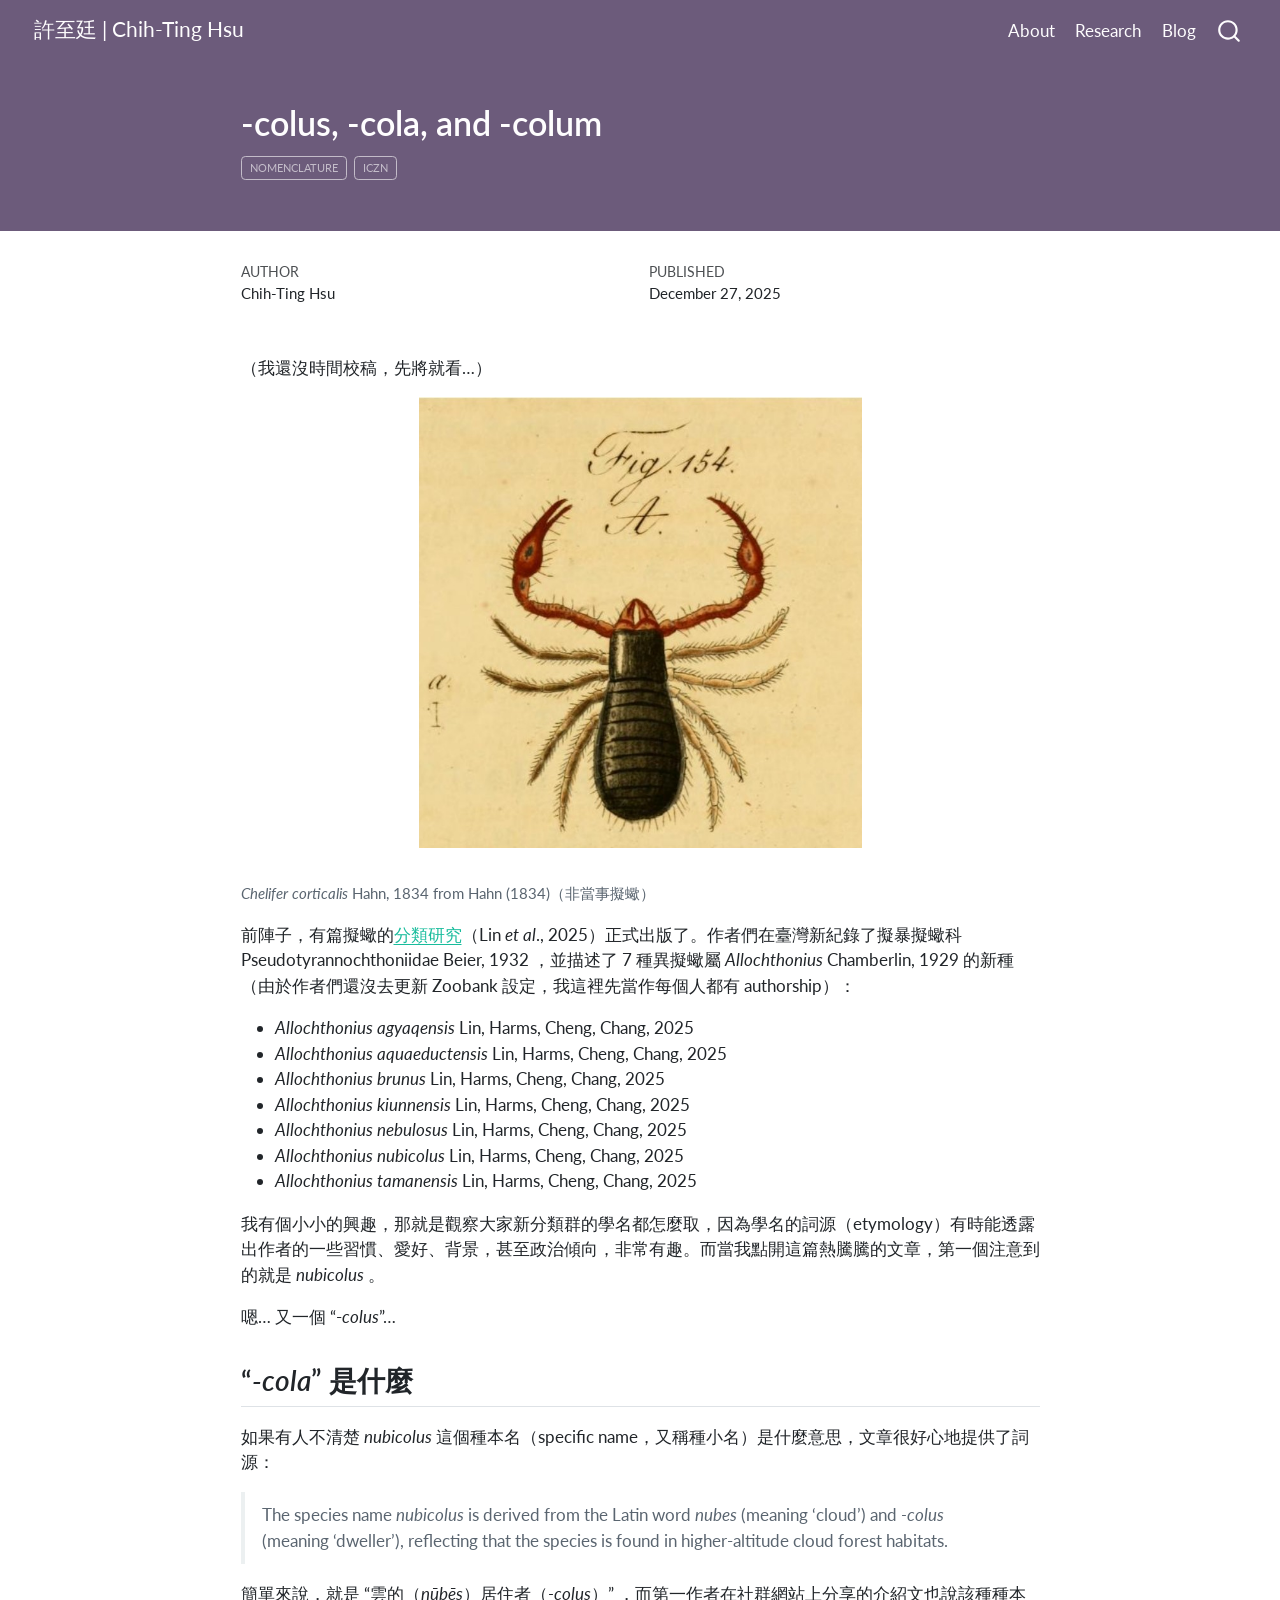
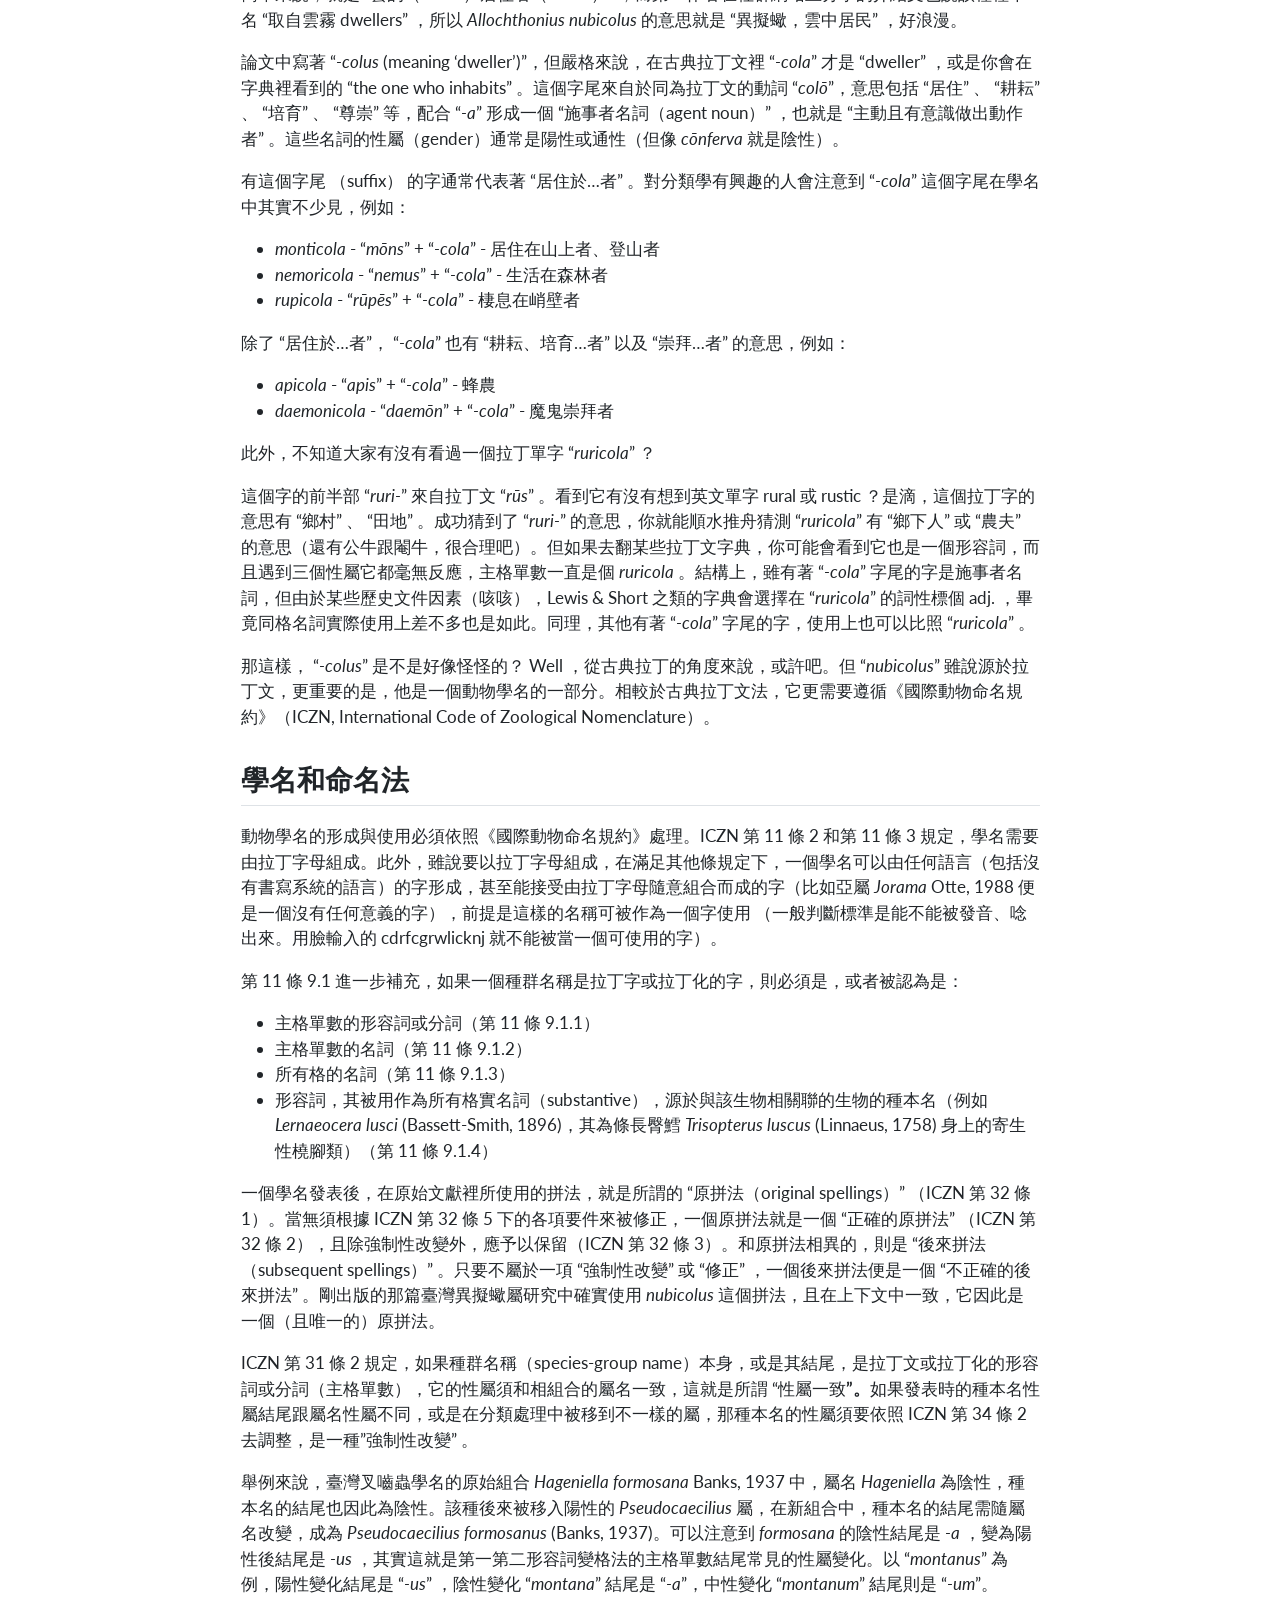
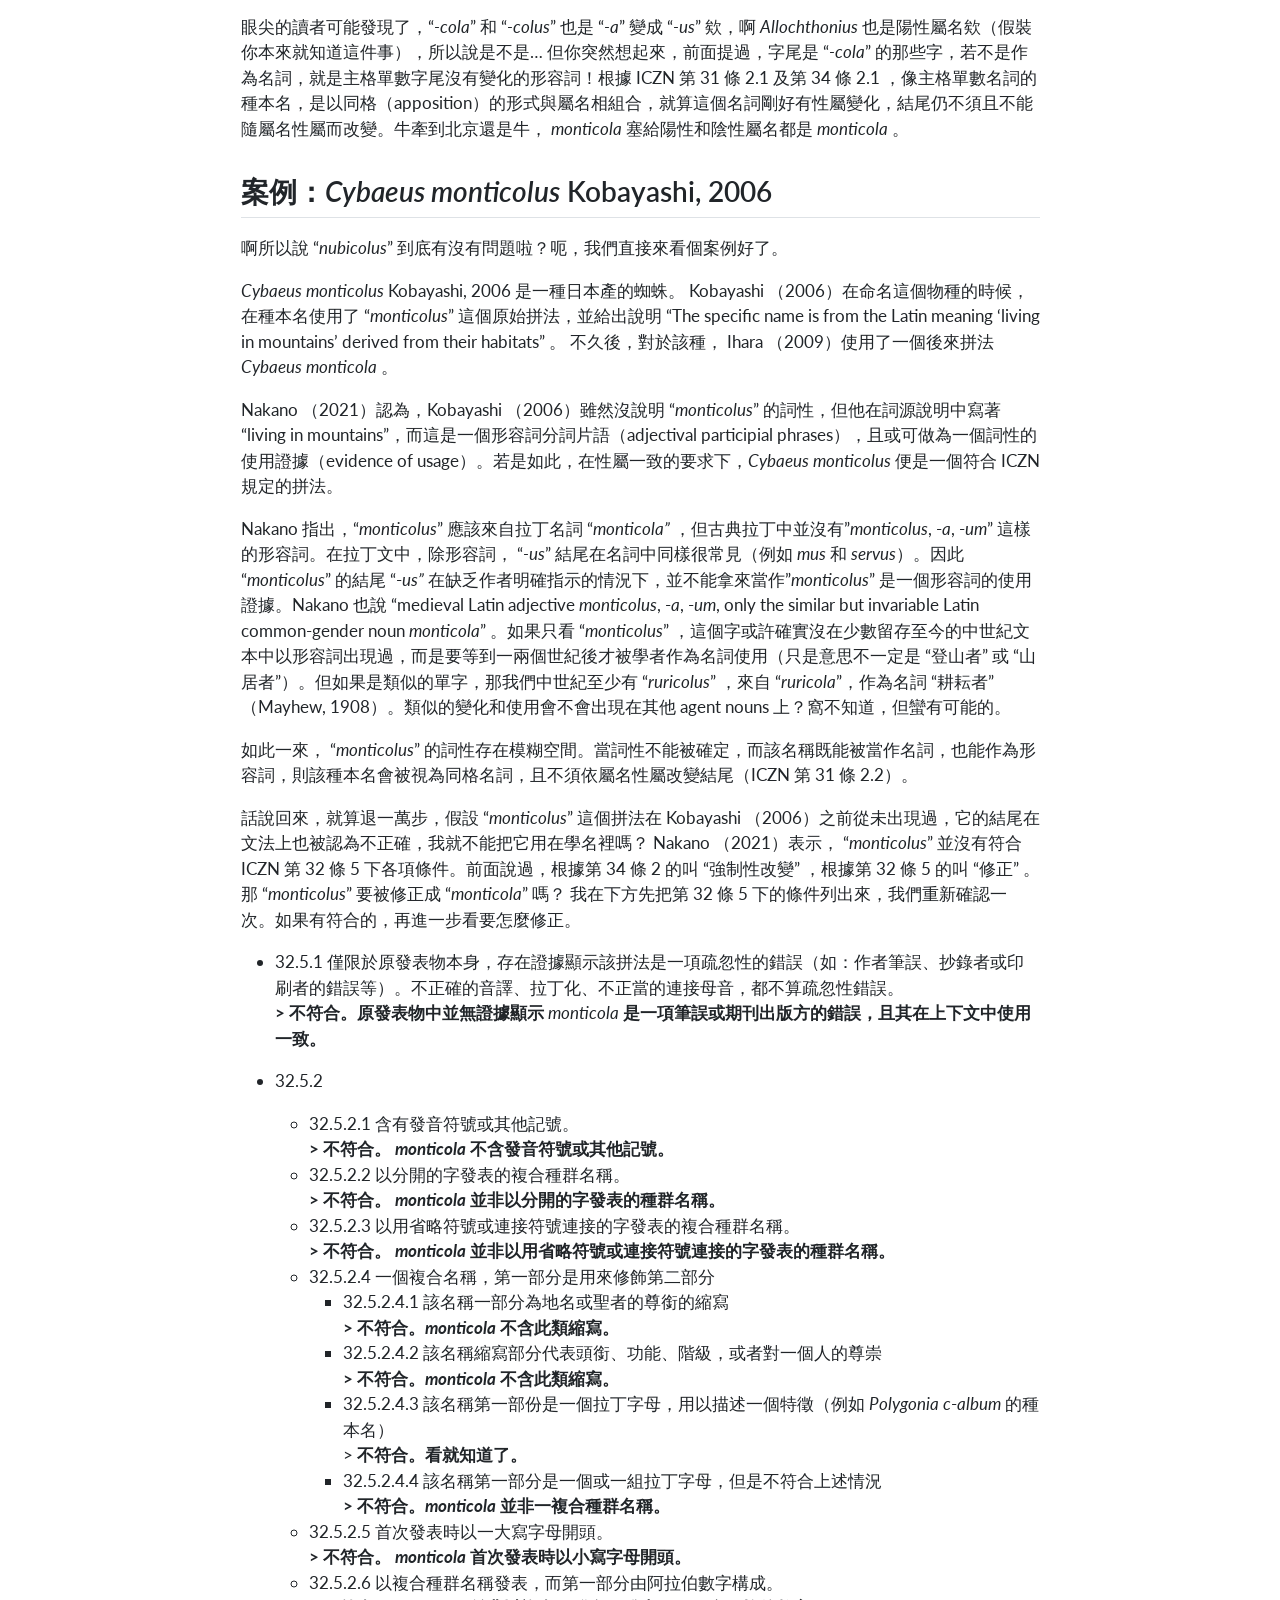
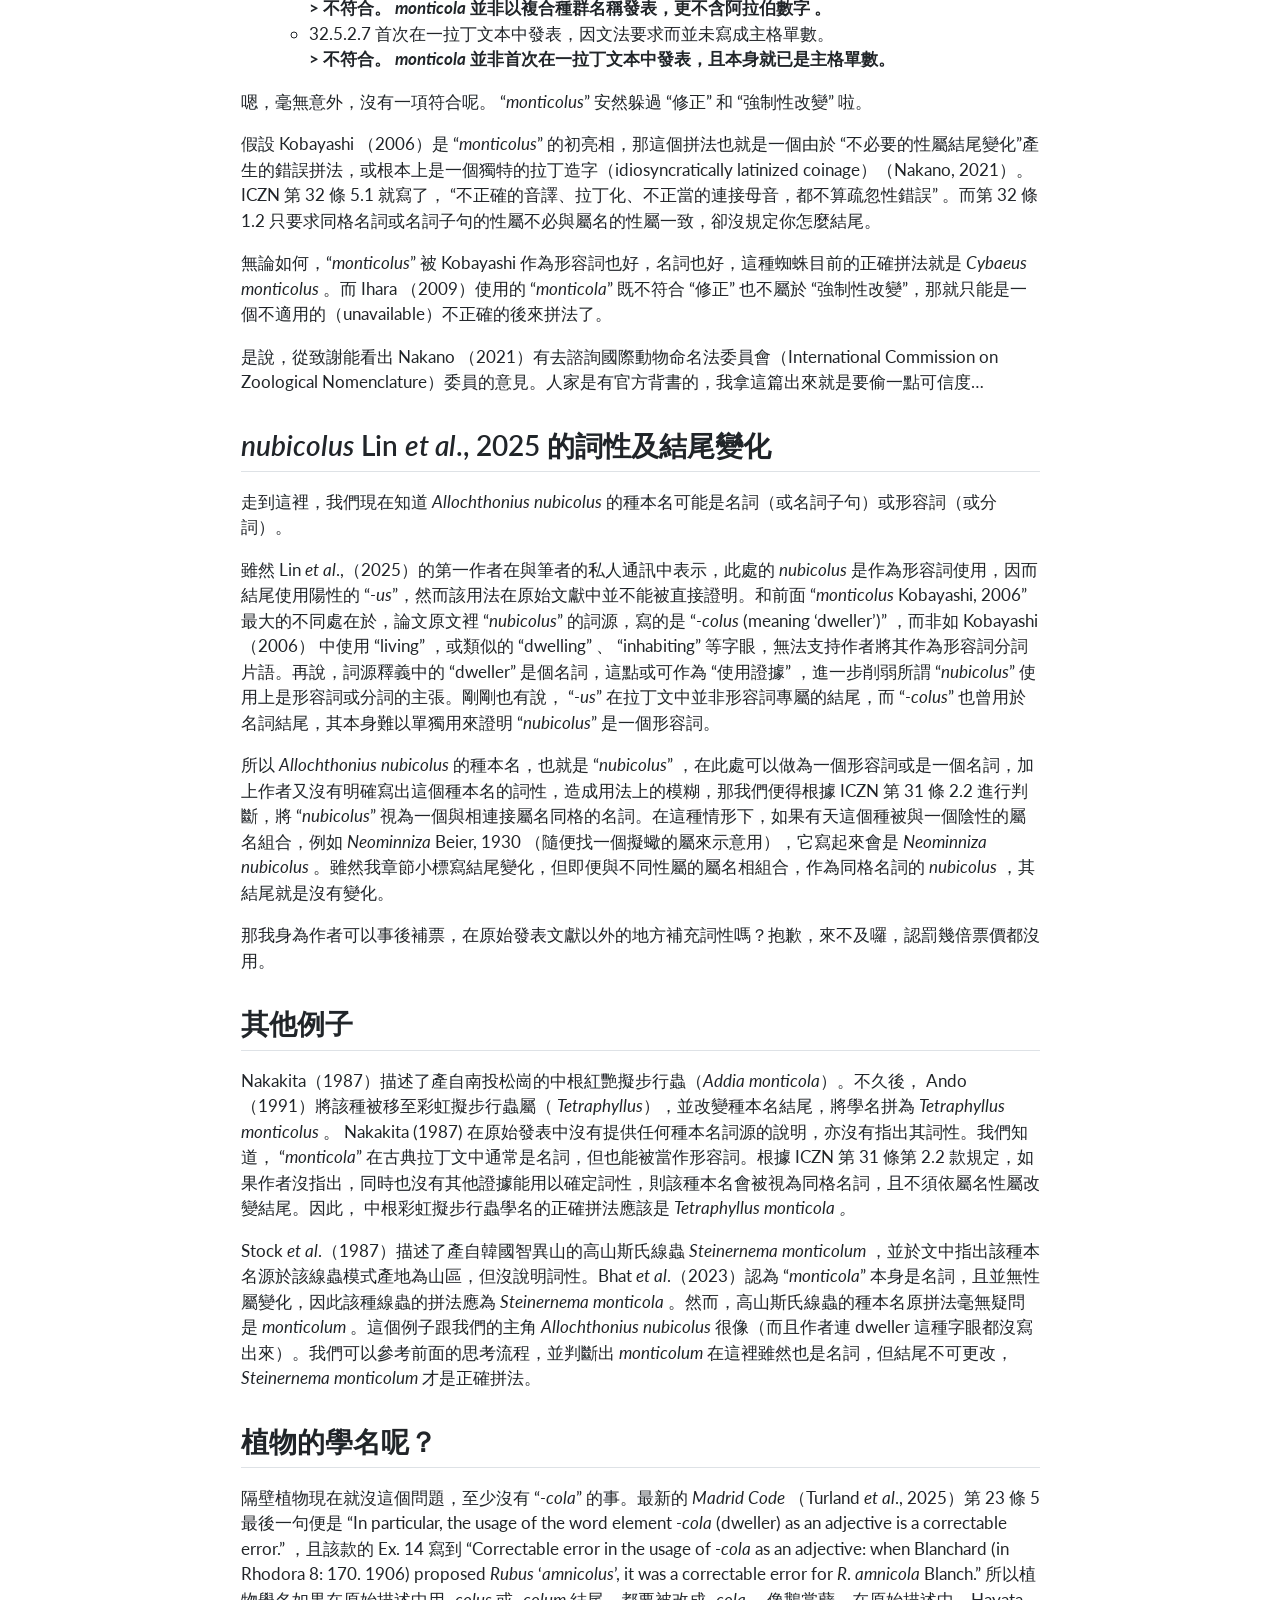
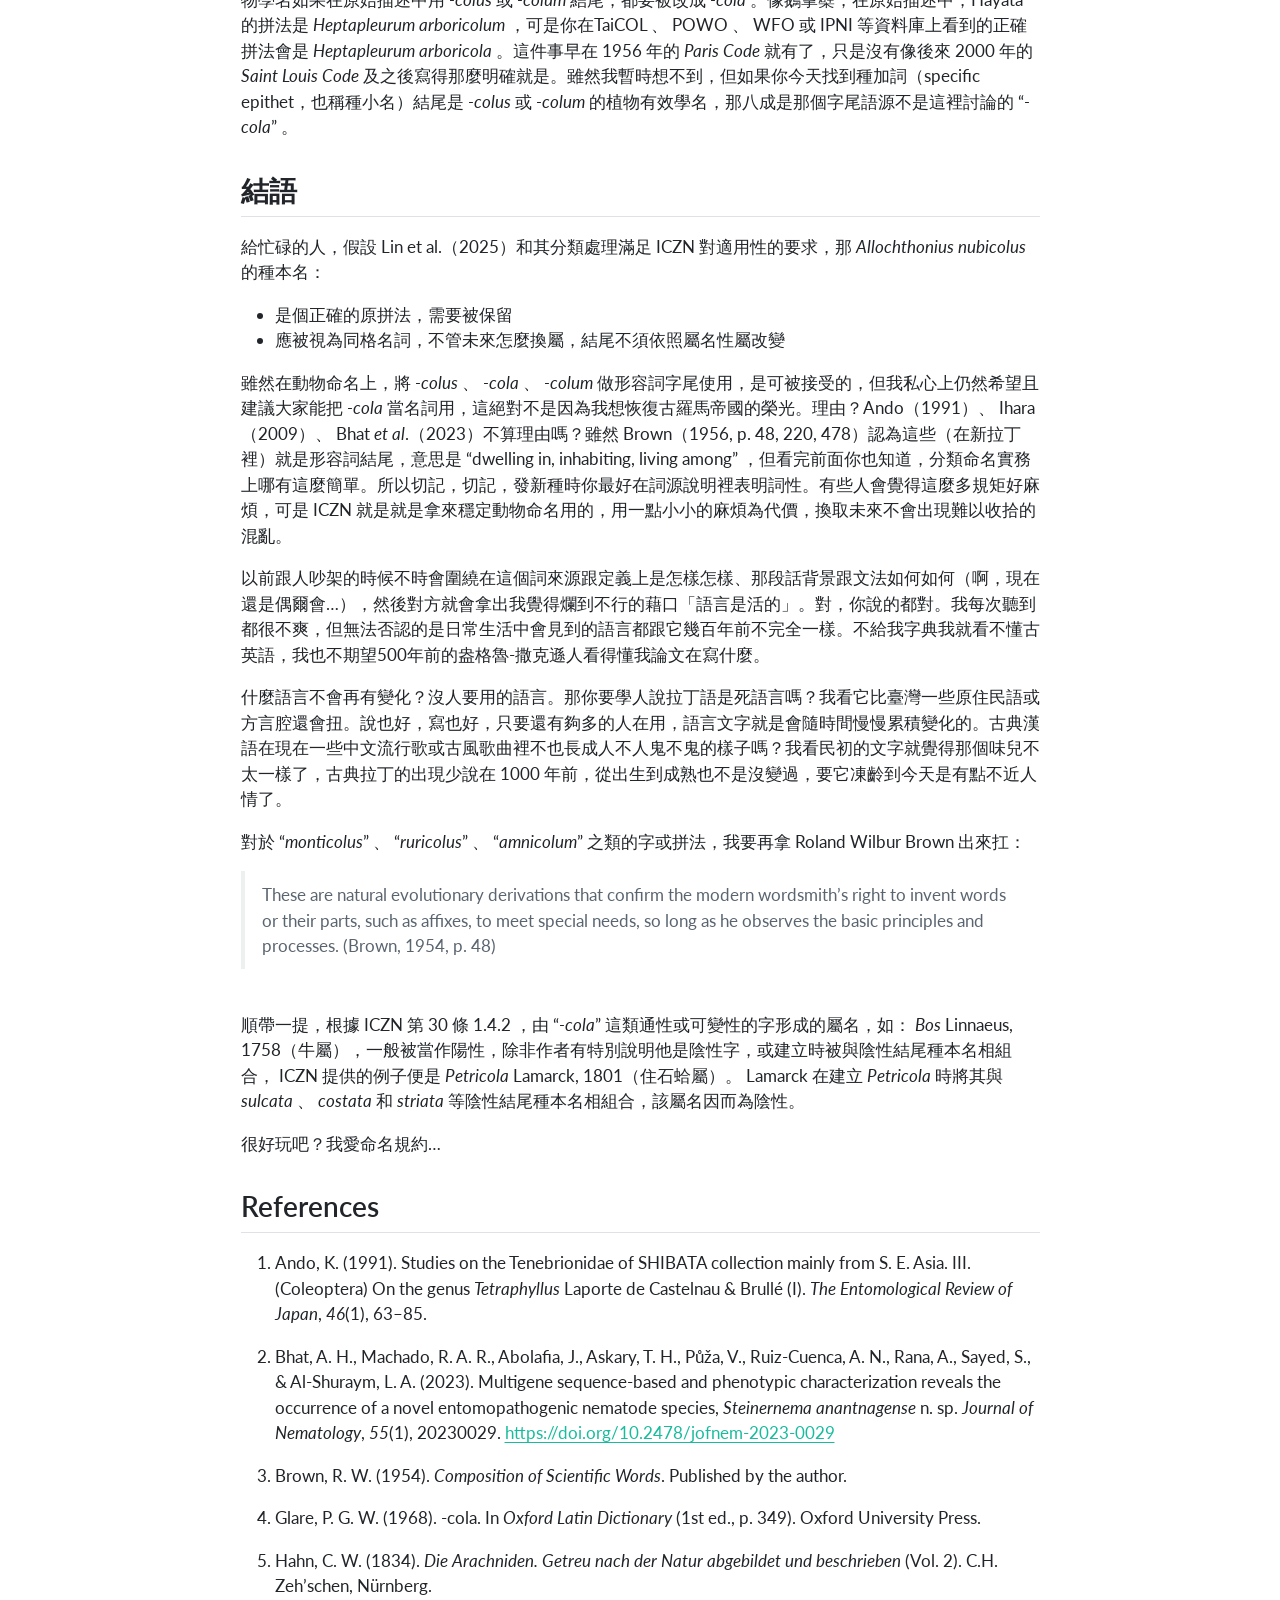
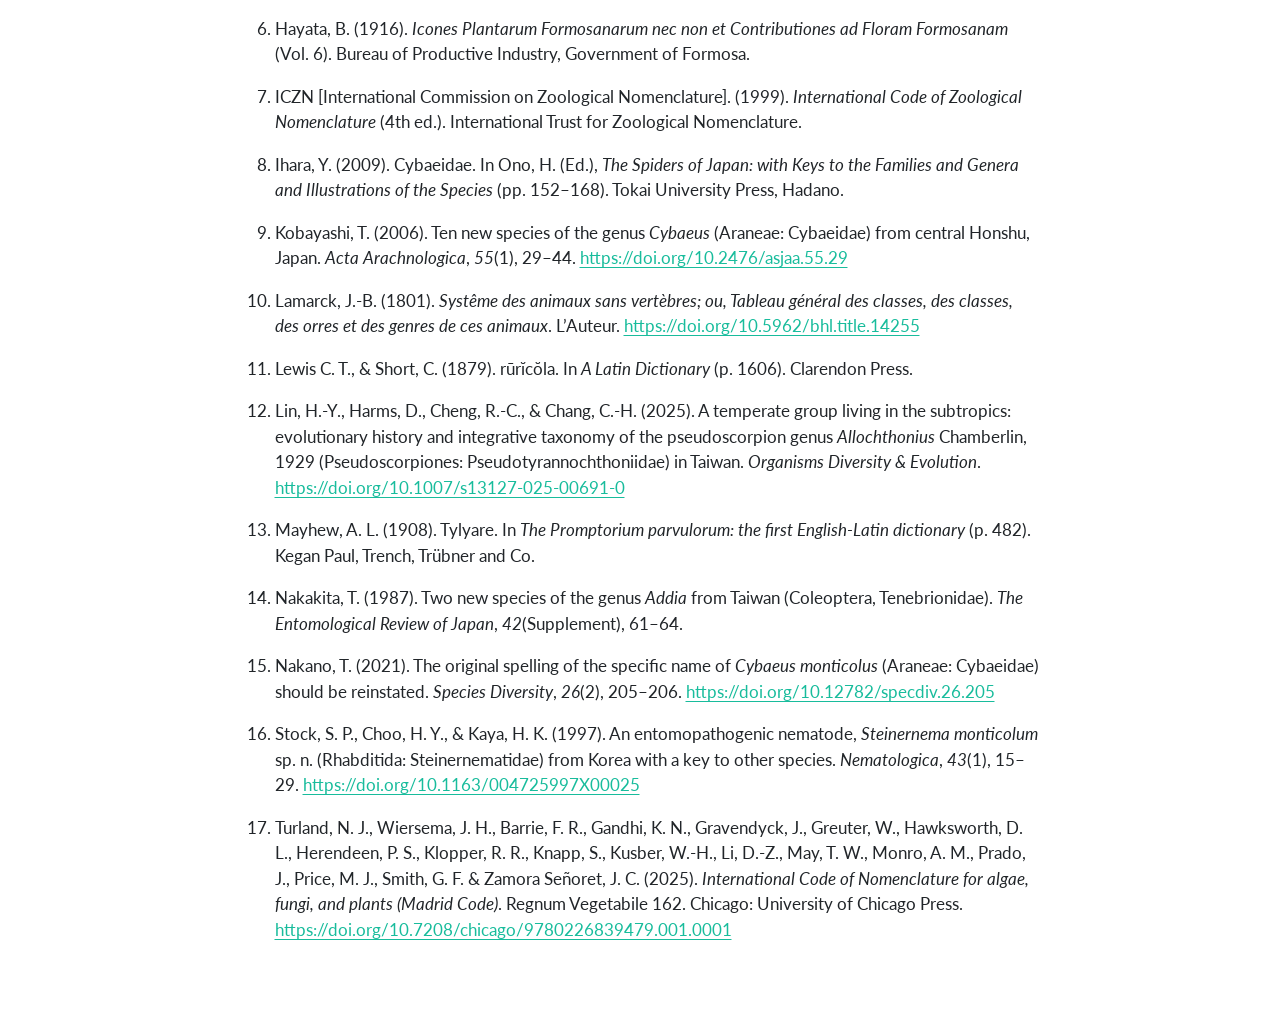
<file: posts/blog_20251219_colus_cola_colum/colus_cola_colum.html>
<!DOCTYPE html>
<html xmlns="http://www.w3.org/1999/xhtml" lang="en" xml:lang="en"><head>

<meta charset="utf-8">
<meta name="generator" content="quarto-1.8.25">

<meta name="viewport" content="width=device-width, initial-scale=1.0, user-scalable=yes">

<meta name="author" content="Chih-Ting Hsu">
<meta name="dcterms.date" content="2025-12-27">

<title>-colus, -cola, and -colum – 許至廷 | Chih-Ting Hsu</title>
<style>
code{white-space: pre-wrap;}
span.smallcaps{font-variant: small-caps;}
div.columns{display: flex; gap: min(4vw, 1.5em);}
div.column{flex: auto; overflow-x: auto;}
div.hanging-indent{margin-left: 1.5em; text-indent: -1.5em;}
ul.task-list{list-style: none;}
ul.task-list li input[type="checkbox"] {
  width: 0.8em;
  margin: 0 0.8em 0.2em -1em; /* quarto-specific, see https://github.com/quarto-dev/quarto-cli/issues/4556 */ 
  vertical-align: middle;
}
</style>


<script src="../../site_libs/quarto-nav/quarto-nav.js"></script>
<script src="../../site_libs/quarto-nav/headroom.min.js"></script>
<script src="../../site_libs/clipboard/clipboard.min.js"></script>
<script src="../../site_libs/quarto-search/autocomplete.umd.js"></script>
<script src="../../site_libs/quarto-search/fuse.min.js"></script>
<script src="../../site_libs/quarto-search/quarto-search.js"></script>
<meta name="quarto:offset" content="../../">
<link href="../../profile.jpg" rel="icon" type="image/jpeg">
<script src="../../site_libs/quarto-html/quarto.js" type="module"></script>
<script src="../../site_libs/quarto-html/tabsets/tabsets.js" type="module"></script>
<script src="../../site_libs/quarto-html/axe/axe-check.js" type="module"></script>
<script src="../../site_libs/quarto-html/popper.min.js"></script>
<script src="../../site_libs/quarto-html/tippy.umd.min.js"></script>
<script src="../../site_libs/quarto-html/anchor.min.js"></script>
<link href="../../site_libs/quarto-html/tippy.css" rel="stylesheet">
<link href="../../site_libs/quarto-html/quarto-syntax-highlighting-7b89279ff1a6dce999919e0e67d4d9ec.css" rel="stylesheet" id="quarto-text-highlighting-styles">
<script src="../../site_libs/bootstrap/bootstrap.min.js"></script>
<link href="../../site_libs/bootstrap/bootstrap-icons.css" rel="stylesheet">
<link href="../../site_libs/bootstrap/bootstrap-6f32d2f2014f4d9165604b064926ab9a.min.css" rel="stylesheet" append-hash="true" id="quarto-bootstrap" data-mode="light">
<script id="quarto-search-options" type="application/json">{
  "location": "navbar",
  "copy-button": false,
  "collapse-after": 3,
  "panel-placement": "end",
  "type": "overlay",
  "limit": 50,
  "keyboard-shortcut": [
    "f",
    "/",
    "s"
  ],
  "show-item-context": false,
  "language": {
    "search-no-results-text": "No results",
    "search-matching-documents-text": "matching documents",
    "search-copy-link-title": "Copy link to search",
    "search-hide-matches-text": "Hide additional matches",
    "search-more-match-text": "more match in this document",
    "search-more-matches-text": "more matches in this document",
    "search-clear-button-title": "Clear",
    "search-text-placeholder": "",
    "search-detached-cancel-button-title": "Cancel",
    "search-submit-button-title": "Submit",
    "search-label": "Search"
  }
}</script>


<link rel="stylesheet" href="../../styles.css">
</head>

<body class="nav-fixed fullcontent quarto-light">

<div id="quarto-search-results"></div>
  <header id="quarto-header" class="headroom fixed-top quarto-banner">
    <nav class="navbar navbar-expand-lg " data-bs-theme="dark">
      <div class="navbar-container container-fluid">
      <div class="navbar-brand-container mx-auto">
    <a href="../../index.html" class="navbar-brand navbar-brand-logo">
    </a>
    <a class="navbar-brand" href="../../index.html">
    <span class="navbar-title">許至廷 | Chih-Ting Hsu</span>
    </a>
  </div>
            <div id="quarto-search" class="" title="Search"></div>
          <button class="navbar-toggler" type="button" data-bs-toggle="collapse" data-bs-target="#navbarCollapse" aria-controls="navbarCollapse" role="menu" aria-expanded="false" aria-label="Toggle navigation" onclick="if (window.quartoToggleHeadroom) { window.quartoToggleHeadroom(); }">
  <span class="navbar-toggler-icon"></span>
</button>
          <div class="collapse navbar-collapse" id="navbarCollapse">
            <ul class="navbar-nav navbar-nav-scroll ms-auto">
  <li class="nav-item">
    <a class="nav-link" href="../../about.html"> 
<span class="menu-text">About</span></a>
  </li>  
  <li class="nav-item">
    <a class="nav-link" href="../../research.html"> 
<span class="menu-text">Research</span></a>
  </li>  
  <li class="nav-item">
    <a class="nav-link" href="../../blog.html"> 
<span class="menu-text">Blog</span></a>
  </li>  
</ul>
          </div> <!-- /navcollapse -->
            <div class="quarto-navbar-tools">
</div>
      </div> <!-- /container-fluid -->
    </nav>
</header>
<!-- content -->
<header id="title-block-header" class="quarto-title-block default page-columns page-full">
  <div class="quarto-title-banner page-columns page-full">
    <div class="quarto-title column-body">
      <h1 class="title">-colus, -cola, and -colum</h1>
                                <div class="quarto-categories">
                <div class="quarto-category">Nomenclature</div>
                <div class="quarto-category">ICZN</div>
              </div>
                  </div>
  </div>
    
  
  <div class="quarto-title-meta">

      <div>
      <div class="quarto-title-meta-heading">Author</div>
      <div class="quarto-title-meta-contents">
               <p>Chih-Ting Hsu </p>
            </div>
    </div>
      
      <div>
      <div class="quarto-title-meta-heading">Published</div>
      <div class="quarto-title-meta-contents">
        <p class="date">December 27, 2025</p>
      </div>
    </div>
    
      
    </div>
    
  
  </header><div id="quarto-content" class="quarto-container page-columns page-rows-contents page-layout-article page-navbar">
<!-- sidebar -->
<!-- margin-sidebar -->
    
<!-- main -->
<main class="content quarto-banner-title-block" id="quarto-document-content">





<p>（我還沒時間校稿，先將就看…）</p>
<div class="quarto-figure quarto-figure-center">
<figure class="figure">
<div class="quarto-figure quarto-figure-center">
<figure class="figure">
<p><a href="https://www.biodiversitylibrary.org/item/55835#page/127"><img src="chelifer.jpg" class="img-fluid quarto-figure quarto-figure-center figure-img" width="443"></a></p>
</figure>
</div>
<figcaption><em>Chelifer corticalis</em> Hahn, 1834 from Hahn (1834)（非當事擬蠍）</figcaption>
</figure>
</div>
<p>前陣子，有篇擬蠍的<a href="https://link.springer.com/article/10.1007/s13127-025-00691-0">分類研究</a>（Lin <em>et al</em>., 2025）正式出版了。作者們在臺灣新紀錄了擬暴擬蠍科 Pseudotyrannochthoniidae Beier, 1932 ，並描述了 7 種異擬蠍屬 <em>Allochthonius</em> Chamberlin, 1929 的新種（由於作者們還沒去更新 Zoobank 設定，我這裡先當作每個人都有 authorship）：</p>
<ul>
<li><em>Allochthonius agyaqensis</em> Lin, Harms, Cheng, Chang, 2025</li>
<li><em>Allochthonius aquaeductensis</em> Lin, Harms, Cheng, Chang, 2025</li>
<li><em>Allochthonius brunus</em> Lin, Harms, Cheng, Chang, 2025</li>
<li><em>Allochthonius kiunnensis</em> Lin, Harms, Cheng, Chang, 2025</li>
<li><em>Allochthonius nebulosus</em> Lin, Harms, Cheng, Chang, 2025</li>
<li><em>Allochthonius nubicolus</em> Lin, Harms, Cheng, Chang, 2025</li>
<li><em>Allochthonius tamanensis</em> Lin, Harms, Cheng, Chang, 2025</li>
</ul>
<p>我有個小小的興趣，那就是觀察大家新分類群的學名都怎麼取，因為學名的詞源（etymology）有時能透露出作者的一些習慣、愛好、背景，甚至政治傾向，非常有趣。而當我點開這篇熱騰騰的文章，第一個注意到的就是 <em>nubicolus</em> 。</p>
<p>嗯… 又一個 “-<em>colus</em>”…<br>
</p>
<section id="cola-是什麼" class="level2">
<h2 class="anchored" data-anchor-id="cola-是什麼">“<em>-cola</em>” 是什麼</h2>
<p>如果有人不清楚 <em>nubicolus</em> 這個種本名（specific name，又稱種小名）是什麼意思，文章很好心地提供了詞源：</p>
<blockquote class="blockquote">
<p>The species name <em>nubicolus</em> is derived from the Latin word <em>nubes</em> (meaning ‘cloud’) and <em>-colus</em> (meaning ‘dweller’), reflecting that the species is found in higher-altitude cloud forest habitats.</p>
</blockquote>
<p>簡單來說，就是 “雲的（<em>nūbēs</em>）居住者（<em>-colus</em>）” ，而第一作者在社群網站上分享的介紹文也說該種種本名 “取自雲霧 dwellers” ，所以 <em>Allochthonius nubicolus</em> 的意思就是 “異擬蠍，雲中居民” ，好浪漫。<br>
</p>
<p>論文中寫著 “<em>-colus</em> (meaning ‘dweller’)”，但嚴格來說，在古典拉丁文裡 “<em>-cola</em>” 才是 “dweller” ，或是你會在字典裡看到的 “the one who inhabits” 。這個字尾來自於同為拉丁文的動詞 “<em>colō</em>”，意思包括 “居住” 、 “耕耘” 、 “培育” 、 “尊崇” 等，配合 “<em>-a</em>” 形成一個 “施事者名詞（agent noun）” ，也就是 “主動且有意識做出動作者” 。這些名詞的性屬（gender）通常是陽性或通性（但像 <em>cōnferva</em> 就是陰性）。</p>
<p>有這個字尾 （suffix） 的字通常代表著 “居住於…者” 。對分類學有興趣的人會注意到 “<em>-cola</em>” 這個字尾在學名中其實不少見，例如：</p>
<ul>
<li><em>monticola</em> - “<em>mōns</em>” + “<em>-cola</em>” - 居住在山上者、登山者</li>
<li><em>nemoricola</em> - “<em>nemus</em>” + “<em>-cola</em>” - 生活在森林者</li>
<li><em>rupicola</em> - “<em>rūpēs</em>” + “<em>-cola</em>” - 棲息在峭壁者</li>
</ul>
<p>除了 “居住於…者”， “<em>-cola</em>” 也有 “耕耘、培育…者” 以及 “崇拜…者” 的意思，例如：</p>
<ul>
<li><em>apicola</em> - “<em>apis</em>” + “<em>-cola</em>” - 蜂農</li>
<li><em>daemonicola</em> - “<em>daemōn</em>” + “<em>-cola</em>” - 魔鬼崇拜者</li>
</ul>
<p>此外，不知道大家有沒有看過一個拉丁單字 “<em>ruricola</em>” ？</p>
<p>這個字的前半部 “<em>ruri-</em>” 來自拉丁文 “<em>rūs</em>” 。看到它有沒有想到英文單字 rural 或 rustic ？是滴，這個拉丁字的意思有 “鄉村” 、 “田地” 。成功猜到了 “<em>ruri-</em>” 的意思，你就能順水推舟猜測 “<em>ruricola</em>” 有 “鄉下人” 或 “農夫” 的意思（還有公牛跟閹牛，很合理吧）。但如果去翻某些拉丁文字典，你可能會看到它也是一個形容詞，而且遇到三個性屬它都毫無反應，主格單數一直是個 <em>ruricola</em> 。結構上，雖有著 “<em>-cola</em>” 字尾的字是施事者名詞，但由於某些歷史文件因素（咳咳），Lewis &amp; Short 之類的字典會選擇在 “<em>ruricola</em>” 的詞性標個 adj. ，畢竟同格名詞實際使用上差不多也是如此。同理，其他有著 “<em>-cola</em>” 字尾的字，使用上也可以比照 “<em>ruricola</em>” 。</p>
<p>那這樣， “<em>-colus</em>” 是不是好像怪怪的？ Well ，從古典拉丁的角度來說，或許吧。但 “<em>nubicolus</em>” 雖說源於拉丁文，更重要的是，他是一個動物學名的一部分。相較於古典拉丁文法，它更需要遵循《國際動物命名規約》（ICZN, International Code of Zoological Nomenclature）。<br>
</p>
</section>
<section id="學名和命名法" class="level2">
<h2 class="anchored" data-anchor-id="學名和命名法">學名和命名法</h2>
<p>動物學名的形成與使用必須依照《國際動物命名規約》處理。ICZN 第 11 條 2 和第 11 條 3 規定，學名需要由拉丁字母組成。此外，雖說要以拉丁字母組成，在滿足其他條規定下，一個學名可以由任何語言（包括沒有書寫系統的語言）的字形成，甚至能接受由拉丁字母隨意組合而成的字（比如亞屬 <em>Jorama</em> Otte, 1988 便是一個沒有任何意義的字），前提是這樣的名稱可被作為一個字使用 （一般判斷標準是能不能被發音、唸出來。用臉輸入的 cdrfcgrwlicknj 就不能被當一個可使用的字）。</p>
<p>第 11 條 9.1 進一步補充，如果一個種群名稱是拉丁字或拉丁化的字，則必須是，或者被認為是：</p>
<ul>
<li>主格單數的形容詞或分詞（第 11 條 9.1.1）</li>
<li>主格單數的名詞（第 11 條 9.1.2）</li>
<li>所有格的名詞（第 11 條 9.1.3）</li>
<li>形容詞，其被用作為所有格實名詞（substantive），源於與該生物相關聯的生物的種本名（例如 <em>Lernaeocera lusci</em> (Bassett-Smith, 1896)，其為條長臀鱈 <em>Trisopterus luscus</em> (Linnaeus, 1758) 身上的寄生性橈腳類）（第 11 條 9.1.4）<br>
</li>
</ul>
<p>一個學名發表後，在原始文獻裡所使用的拼法，就是所謂的 “原拼法（original spellings）” （ICZN 第 32 條 1）。當無須根據 ICZN 第 32 條 5 下的各項要件來被修正，一個原拼法就是一個 “正確的原拼法” （ICZN 第 32 條 2），且除強制性改變外，應予以保留（ICZN 第 32 條 3）。和原拼法相異的，則是 “後來拼法（subsequent spellings）” 。只要不屬於一項 “強制性改變” 或 “修正” ，一個後來拼法便是一個 “不正確的後來拼法” 。剛出版的那篇臺灣異擬蠍屬研究中確實使用 <em>nubicolus</em> 這個拼法，且在上下文中一致，它因此是一個（且唯一的）原拼法。<br>
</p>
<p>ICZN 第 31 條 2 規定，如果種群名稱（species-group name）本身，或是其結尾，是拉丁文或拉丁化的形容詞或分詞（主格單數），它的性屬須和相組合的屬名一致，這就是所謂 “性屬一致<strong>”。</strong>如果發表時的種本名性屬結尾跟屬名性屬不同，或是在分類處理中被移到不一樣的屬，那種本名的性屬須要依照 ICZN 第 34 條 2 去調整，是一種”強制性改變” 。</p>
<p>舉例來說，臺灣叉嚙蟲學名的原始組合 <em>Hageniella formosana</em> Banks, 1937 中，屬名 <em>Hageniella</em> 為陰性，種本名的結尾也因此為陰性。該種後來被移入陽性的 <em>Pseudocaecilius</em> 屬，在新組合中，種本名的結尾需隨屬名改變，成為 <em>Pseudocaecilius formosanus</em> (Banks, 1937)。可以注意到 <em>formosana</em> 的陰性結尾是 <em>-a</em> ，變為陽性後結尾是 <em>-us</em> ，其實這就是第一第二形容詞變格法的主格單數結尾常見的性屬變化。以 “<em>montanus</em>” 為例，陽性變化結尾是 “<em>-us</em>” ，陰性變化 “<em>montana</em>” 結尾是 “<em>-a</em>”，中性變化 “<em>montanum</em>” 結尾則是 “<em>-um</em>”。</p>
<p>眼尖的讀者可能發現了，“<em>-cola</em>” 和 “<em>-colus</em>” 也是 “<em>-a</em>” 變成 “<em>-us</em>” 欸，啊 <em>Allochthonius</em> 也是陽性屬名欸（假裝你本來就知道這件事），所以說是不是… 但你突然想起來，前面提過，字尾是 “<em>-cola</em>” 的那些字，若不是作為名詞，就是主格單數字尾沒有變化的形容詞！根據 ICZN 第 31 條 2.1 及第 34 條 2.1 ，像主格單數名詞的種本名，是以同格（apposition）的形式與屬名相組合，就算這個名詞剛好有性屬變化，結尾仍不須且不能隨屬名性屬而改變。牛牽到北京還是牛， <em>monticola</em> 塞給陽性和陰性屬名都是 <em>monticola</em> 。<br>
</p>
</section>
<section id="案例cybaeus-monticolus-kobayashi-2006" class="level2">
<h2 class="anchored" data-anchor-id="案例cybaeus-monticolus-kobayashi-2006">案例：<em>Cybaeus monticolus</em> Kobayashi, 2006</h2>
<p>啊所以說 “<em>nubicolus</em>” 到底有沒有問題啦？呃，我們直接來看個案例好了。</p>
<p><em>Cybaeus monticolus</em> Kobayashi, 2006 是一種日本產的蜘蛛。 Kobayashi （2006）在命名這個物種的時候，在種本名使用了 “<em>monticolus</em>” 這個原始拼法，並給出說明 “The specific name is from the Latin meaning ‘living in mountains’ derived from their habitats” 。 不久後，對於該種， Ihara （2009）使用了一個後來拼法 <em>Cybaeus monticola</em> 。</p>
<p>Nakano （2021）認為，Kobayashi （2006）雖然沒說明 “<em>monticolus</em>” 的詞性，但他在詞源說明中寫著 “living in mountains”，而這是一個形容詞分詞片語（adjectival participial phrases），且或可做為一個詞性的使用證據（evidence of usage）。若是如此，在性屬一致的要求下，<em>Cybaeus monticolus</em> 便是一個符合 ICZN 規定的拼法。</p>
<p>Nakano 指出，“<em>monticolus</em>” 應該來自拉丁名詞 “<em>monticola”</em> ，但古典拉丁中並沒有”<em>monticolus</em>, -<em>a</em>, -<em>um</em>” 這樣的形容詞。在拉丁文中，除形容詞， “<em>-us</em>” 結尾在名詞中同樣很常見（例如 <em>mus</em> 和 <em>servus</em>）。因此 “<em>monticolus</em>” 的結尾 “-<em>us”</em> 在缺乏作者明確指示的情況下，並不能拿來當作”<em>monticolus</em>” 是一個形容詞的使用證據。Nakano 也說 “medieval Latin adjective <em>monticolus</em>, -<em>a</em>, -<em>um</em>, only the similar but invariable Latin common-gender noun <em>monticola</em>” 。如果只看 “<em>monticolus</em>” ，這個字或許確實沒在少數留存至今的中世紀文本中以形容詞出現過，而是要等到一兩個世紀後才被學者作為名詞使用（只是意思不一定是 “登山者” 或 “山居者”）。但如果是類似的單字，那我們中世紀至少有 “<em>ruricolus</em>” ，來自 “<em>ruricola</em>”，作為名詞 “耕耘者” （Mayhew, 1908）。類似的變化和使用會不會出現在其他 agent nouns 上？窩不知道，但蠻有可能的。</p>
<p>如此一來， “<em>monticolus</em>” 的詞性存在模糊空間。當詞性不能被確定，而該名稱既能被當作名詞，也能作為形容詞，則該種本名會被視為同格名詞，且不須依屬名性屬改變結尾（ICZN 第 31 條 2.2）。<br>
</p>
<p>話說回來，就算退一萬步，假設 “<em>monticolus</em>” 這個拼法在 Kobayashi （2006）之前從未出現過，它的結尾在文法上也被認為不正確，我就不能把它用在學名裡嗎？ Nakano （2021）表示， “<em>monticolus</em>” 並沒有符合 ICZN 第 32 條 5 下各項條件。前面說過，根據第 34 條 2 的叫 “強制性改變” ，根據第 32 條 5 的叫 “修正” 。那 “<em>monticolus</em>” 要被修正成 “<em>monticola</em>” 嗎？ 我在下方先把第 32 條 5 下的條件列出來，我們重新確認一次。如果有符合的，再進一步看要怎麼修正。</p>
<ul>
<li><p>32.5.1 僅限於原發表物本身，存在證據顯示該拼法是一項疏忽性的錯誤（如：作者筆誤、抄錄者或印刷者的錯誤等）。不正確的音譯、拉丁化、不正當的連接母音，都不算疏忽性錯誤。<br>
<strong>&gt; 不符合。原發表物中並無證據顯示</strong> <em>monticola</em> <strong>是一項筆誤或期刊出版方的錯誤，且其在上下文中使用一致。</strong></p></li>
<li><p>32.5.2</p>
<ul>
<li>32.5.2.1 含有發音符號或其他記號。<br>
<strong>&gt; 不符合。 <em>monticola</em> 不含發音符號或其他記號。</strong></li>
<li>32.5.2.2 以分開的字發表的複合種群名稱。<br>
<strong>&gt; 不符合。 <em>monticola</em> 並非以分開的字發表的種群名稱。</strong></li>
<li>32.5.2.3 以用省略符號或連接符號連接的字發表的複合種群名稱。<br>
<strong>&gt; 不符合。 <em>monticola</em> 並非以用省略符號或連接符號連接的字發表的種群名稱。</strong></li>
<li>32.5.2.4 一個複合名稱，第一部分是用來修飾第二部分
<ul>
<li>32.5.2.4.1 該名稱一部分為地名或聖者的尊銜的縮寫&nbsp;<br>
<strong>&gt; 不符合。<em>monticola</em> 不含此類縮寫。</strong></li>
<li>32.5.2.4.2 該名稱縮寫部分代表頭銜、功能、階級，或者對一個人的尊崇&nbsp;<br>
<strong>&gt; 不符合。<em>monticola</em> 不含此類縮寫。</strong></li>
<li>32.5.2.4.3 該名稱第一部份是一個拉丁字母，用以描述一個特徵（例如 <em>Polygonia</em> <em>c</em>-<em>album</em> 的種本名）<br>
&gt; <strong>不符合。看就知道了。</strong></li>
<li>32.5.2.4.4 該名稱第一部分是一個或一組拉丁字母，但是不符合上述情況&nbsp;<br>
<strong>&gt; 不符合。<em>monticola</em> 並非一複合種群名稱。</strong></li>
</ul></li>
<li>32.5.2.5 首次發表時以一大寫字母開頭。&nbsp;<br>
<strong>&gt; 不符合。 <em>monticola</em> 首次發表時以小寫字母開頭。</strong></li>
<li>32.5.2.6 以複合種群名稱發表，而第一部分由阿拉伯數字構成。&nbsp;<br>
<strong>&gt; 不符合。 <em>monticola</em> 並非以複合種群名稱發表，更不含阿拉伯數字</strong> <strong>。</strong></li>
<li>32.5.2.7 首次在一拉丁文本中發表，因文法要求而並未寫成主格單數。&nbsp;<br>
<strong>&gt; 不符合。 <em>monticola</em> 並非首次在一拉丁文本中發表，且本身就已是主格單數。</strong></li>
</ul></li>
</ul>
<p>嗯，毫無意外，沒有一項符合呢。 “<em>monticolus</em>” 安然躲過 “修正” 和 “強制性改變” 啦。<br>
</p>
<p>假設 Kobayashi （2006）是 “<em>monticolus</em>” 的初亮相，那這個拼法也就是一個由於 “不必要的性屬結尾變化”產生的錯誤拼法，或根本上是一個獨特的拉丁造字（idiosyncratically latinized coinage）（Nakano, 2021）。ICZN 第 32 條 5.1 就寫了， “不正確的音譯、拉丁化、不正當的連接母音，都不算疏忽性錯誤” 。而第 32 條 1.2 只要求同格名詞或名詞子句的性屬不必與屬名的性屬一致，卻沒規定你怎麼結尾。</p>
<p>無論如何，“<em>monticolus</em>” 被 Kobayashi 作為形容詞也好，名詞也好，這種蜘蛛目前的正確拼法就是 <em>Cybaeus monticolus</em> 。而 Ihara （2009）使用的 “<em>monticola</em>” 既不符合 “修正” 也不屬於 “強制性改變”，那就只能是一個不適用的（unavailable）不正確的後來拼法了。<br>
</p>
<p>是說，從致謝能看出 Nakano （2021）有去諮詢國際動物命名法委員會（International Commission on Zoological Nomenclature）委員的意見。人家是有官方背書的，我拿這篇出來就是要偷一點可信度…<br>
</p>
</section>
<section id="nubicolus-lin-et-al.-2025-的詞性及結尾變化" class="level2">
<h2 class="anchored" data-anchor-id="nubicolus-lin-et-al.-2025-的詞性及結尾變化"><em>nubicolus</em> Lin <em>et al</em>., 2025 的詞性及結尾變化</h2>
<p>走到這裡，我們現在知道 <em>Allochthonius nubicolus</em> 的種本名可能是名詞（或名詞子句）或形容詞（或分詞）。</p>
<p>雖然 Lin <em>et al</em>.,（2025）的第一作者在與筆者的私人通訊中表示，此處的 <em>nubicolus</em> 是作為形容詞使用，因而結尾使用陽性的 “<em>-us</em>”，然而該用法在原始文獻中並不能被直接證明。和前面 “<em>monticolus</em> Kobayashi, 2006” 最大的不同處在於，論文原文裡 “<em>nubicolus</em>” 的詞源，寫的是 “<em>-colus</em> (meaning ‘dweller’)” ，而非如 Kobayashi（2006） 中使用 “living” ，或類似的 “dwelling” 、 “inhabiting” 等字眼，無法支持作者將其作為形容詞分詞片語。再說，詞源釋義中的 “dweller” 是個名詞，這點或可作為 “使用證據” ，進一步削弱所謂 “<em>nubicolus</em>” 使用上是形容詞或分詞的主張。剛剛也有說， “<em>-us</em>” 在拉丁文中並非形容詞專屬的結尾，而 “<em>-colus</em>” 也曾用於名詞結尾，其本身難以單獨用來證明 “<em>nubicolus</em>” 是一個形容詞。</p>
<p>所以 <em>Allochthonius nubicolus</em> 的種本名，也就是 “<em>nubicolus</em>” ，在此處可以做為一個形容詞或是一個名詞，加上作者又沒有明確寫出這個種本名的詞性，造成用法上的模糊，那我們便得根據 ICZN 第 31 條 2.2 進行判斷，將 “<em>nubicolus</em>” 視為一個與相連接屬名同格的名詞。在這種情形下，如果有天這個種被與一個陰性的屬名組合，例如 <em>Neominniza</em> Beier, 1930 （隨便找一個擬蠍的屬來示意用），它寫起來會是 <em>Neominniza nubicolus</em> 。雖然我章節小標寫結尾變化，但即便與不同性屬的屬名相組合，作為同格名詞的 <em>nubicolus</em> ，其結尾就是沒有變化。</p>
<p>那我身為作者可以事後補票，在原始發表文獻以外的地方補充詞性嗎？抱歉，來不及囉，認罰幾倍票價都沒用。<br>
</p>
</section>
<section id="其他例子" class="level2">
<h2 class="anchored" data-anchor-id="其他例子">其他例子</h2>
<p>Nakakita（1987）描述了產自南投松崗的中根紅艷擬步行蟲（<em>Addia monticola</em>）。不久後， Ando（1991）將該種被移至彩虹擬步行蟲屬（ <em>Tetraphyllus</em>），並改變種本名結尾，將學名拼為 <em>Tetraphyllus monticolus</em> 。 Nakakita (1987) 在原始發表中沒有提供任何種本名詞源的說明，亦沒有指出其詞性。我們知道， “<em>monticola</em>” 在古典拉丁文中通常是名詞，但也能被當作形容詞。根據 ICZN 第 31 條第 2.2 款規定，如果作者沒指出，同時也沒有其他證據能用以確定詞性，則該種本名會被視為同格名詞，且不須依屬名性屬改變結尾。因此， 中根彩虹擬步行蟲學名的正確拼法應該是 <em>Tetraphyllus monticola 。</em></p>
<p>Stock <em>et al</em>.（1987）描述了產自韓國智異山的高山斯氏線蟲 <em>Steinernema monticolum</em> ，並於文中指出該種本名源於該線蟲模式產地為山區，但沒說明詞性。Bhat <em>et al</em>.（2023）認為 “<em>monticola</em>” 本身是名詞，且並無性屬變化，因此該種線蟲的拼法應為 <em>Steinernema monticola</em> 。然而，高山斯氏線蟲的種本名原拼法毫無疑問是 <em>monticolum</em> 。這個例子跟我們的主角 <em>Allochthonius nubicolus</em> 很像（而且作者連 dweller 這種字眼都沒寫出來）。我們可以參考前面的思考流程，並判斷出 <em>monticolum</em> 在這裡雖然也是名詞，但結尾不可更改， <em>Steinernema monticolum</em> 才是正確拼法。<br>
</p>
</section>
<section id="植物的學名呢" class="level2">
<h2 class="anchored" data-anchor-id="植物的學名呢">植物的學名呢？</h2>
<p>隔壁植物現在就沒這個問題，至少沒有 “<em>-cola</em>” 的事。最新的 <em>Madrid Code</em> （Turland <em>et al</em>., 2025）第 23 條 5 最後一句便是 “In particular, the usage of the word element <em>-cola</em> (dweller) as an adjective is a correctable error.” ，且該款的 Ex. 14 寫到 “Correctable error in the usage of <em>-cola</em> as an adjective: when Blanchard (in Rhodora 8: 170. 1906) proposed <em>Rubus</em> ‘<em>amnicolus</em>’, it was a correctable error for <em>R</em>. <em>amnicola</em> Blanch.” 所以植物學名如果在原始描述中用 <em>-colus</em> 或 <em>-colum</em> 結尾，都要被改成 <em>-cola</em> 。像鵝掌蘗，在原始描述中，Hayata 的拼法是 <em>Heptapleurum arboricolum</em> ，可是你在TaiCOL 、 POWO 、 WFO 或 IPNI 等資料庫上看到的正確拼法會是 <em>Heptapleurum arboricola</em> 。這件事早在 1956 年的 <em>Paris Code</em> 就有了，只是沒有像後來 2000 年的 <em>Saint Louis Code</em> 及之後寫得那麼明確就是。雖然我暫時想不到，但如果你今天找到種加詞（specific epithet，也稱種小名）結尾是 <em>-colus</em> 或 <em>-colum</em> 的植物有效學名，那八成是那個字尾語源不是這裡討論的 “<em>-cola</em>” 。<br>
</p>
</section>
<section id="結語" class="level2">
<h2 class="anchored" data-anchor-id="結語">結語</h2>
<p>給忙碌的人，假設 Lin et al.（2025）和其分類處理滿足 ICZN 對適用性的要求，那 <em>Allochthonius nubicolus</em> 的種本名：</p>
<ul>
<li>是個正確的原拼法，需要被保留</li>
<li>應被視為同格名詞，不管未來怎麼換屬，結尾不須依照屬名性屬改變<br>
</li>
</ul>
<p>雖然在動物命名上，將 <em>-colus</em> 、 <em>-cola</em> 、 <em>-colum</em> 做形容詞字尾使用，是可被接受的，但我私心上仍然希望且建議大家能把 <em>-cola</em> 當名詞用，這絕對不是因為我想恢復古羅馬帝國的榮光。理由？Ando（1991）、 Ihara （2009）、 Bhat <em>et al</em>.（2023）不算理由嗎？雖然 Brown（1956, p.&nbsp;48, 220, 478）認為這些（在新拉丁裡）就是形容詞結尾，意思是 “dwelling in, inhabiting, living among” ，但看完前面你也知道，分類命名實務上哪有這麼簡單。所以切記，切記，發新種時你最好在詞源說明裡表明詞性。有些人會覺得這麼多規矩好麻煩，可是 ICZN 就是就是拿來穩定動物命名用的，用一點小小的麻煩為代價，換取未來不會出現難以收拾的混亂。<br>
</p>
<p>以前跟人吵架的時候不時會圍繞在這個詞來源跟定義上是怎樣怎樣、那段話背景跟文法如何如何（啊，現在還是偶爾會…），然後對方就會拿出我覺得爛到不行的藉口「語言是活的」。對，你說的都對。我每次聽到都很不爽，但無法否認的是日常生活中會見到的語言都跟它幾百年前不完全一樣。不給我字典我就看不懂古英語，我也不期望500年前的盎格魯-撒克遜人看得懂我論文在寫什麼。</p>
<p>什麼語言不會再有變化？沒人要用的語言。那你要學人說拉丁語是死語言嗎？我看它比臺灣一些原住民語或方言腔還會扭。說也好，寫也好，只要還有夠多的人在用，語言文字就是會隨時間慢慢累積變化的。古典漢語在現在一些中文流行歌或古風歌曲裡不也長成人不人鬼不鬼的樣子嗎？我看民初的文字就覺得那個味兒不太一樣了，古典拉丁的出現少說在 1000 年前，從出生到成熟也不是沒變過，要它凍齡到今天是有點不近人情了。</p>
<p>對於 “<em>monticolus</em>” 、 “<em>ruricolus</em>” 、 “<em>amnicolum</em>” 之類的字或拼法，我要再拿 Roland Wilbur Brown 出來扛：</p>
<blockquote class="blockquote">
<p>These are natural evolutionary derivations that confirm the modern wordsmith’s right to invent words or their parts, such as affixes, to meet special needs, so long as he observes the basic principles and processes. (Brown, 1954, p.&nbsp;48)</p>
</blockquote>
<p><br>
順帶一提，根據 ICZN 第 30 條 1.4.2 ，由 “<em>-cola</em>” 這類通性或可變性的字形成的屬名，如： <em>Bos</em> Linnaeus, 1758（牛屬），一般被當作陽性，除非作者有特別說明他是陰性字，或建立時被與陰性結尾種本名相組合， ICZN 提供的例子便是 <em>Petricola</em> Lamarck, 1801（住石蛤屬）。 Lamarck 在建立 <em>Petricola</em> 時將其與 <em>sulcata</em> 、 <em>costata</em> 和 <em>striata</em> 等陰性結尾種本名相組合，該屬名因而為陰性。</p>
<p>很好玩吧？我愛命名規約…<br>
</p>
</section>
<section id="references" class="level2">
<h2 class="anchored" data-anchor-id="references">References</h2>
<ol type="1">
<li><p>Ando, K. (1991). Studies on the Tenebrionidae of SHIBATA collection mainly from S. E. Asia. III. (Coleoptera) On the genus <em>Tetraphyllus</em> Laporte de Castelnau &amp; Brullé (I). <em>The Entomological Review of Japan</em>, <em>46</em>(1), 63–85.</p></li>
<li><p>Bhat, A. H., Machado, R. A. R., Abolafia, J., Askary, T. H., Půža, V., Ruiz-Cuenca, A. N., Rana, A., Sayed, S., &amp; Al-Shuraym, L. A. (2023). Multigene sequence-based and phenotypic characterization reveals the occurrence of a novel entomopathogenic nematode species, <em>Steinernema anantnagense</em> n.&nbsp;sp. <em>Journal of Nematology</em>, <em>55</em>(1), 20230029. <a href="https://doi.org/10.2478/jofnem-2023-0029" class="uri">https://doi.org/10.2478/jofnem-2023-0029</a></p></li>
<li><p>Brown, R. W. (1954). <em>Composition of Scientific Words</em>. Published by the author.</p></li>
<li><p>Glare, P. G. W. (1968). -cola. In <em>Oxford Latin Dictionary</em> (1st ed., p.&nbsp;349). Oxford University Press.</p></li>
<li><p>Hahn, C. W. (1834). <em>Die Arachniden. Getreu nach der Natur abgebildet und beschrieben</em> (Vol. 2). C.H. Zeh’schen, Nürnberg.</p></li>
<li><p>Hayata, B. (1916). <em>Icones Plantarum Formosanarum nec non et Contributiones ad Floram Formosanam</em> (Vol. 6). Bureau of Productive Industry, Government of Formosa.</p></li>
<li><p>ICZN [International Commission on Zoological Nomenclature]. (1999). <em>International Code of Zoological Nomenclature</em> (4th ed.). International Trust for Zoological Nomenclature.</p></li>
<li><p>Ihara, Y. (2009). Cybaeidae. In Ono, H. (Ed.), <em>The Spiders of Japan: with Keys to the Families and Genera and Illustrations of the Species</em> (pp.&nbsp;152–168). Tokai University Press, Hadano.</p></li>
<li><p>Kobayashi, T. (2006). Ten new species of the genus <em>Cybaeus</em> (Araneae: Cybaeidae) from central Honshu, Japan. <em>Acta Arachnologica</em>, <em>55</em>(1), 29–44. <a href="https://doi.org/10.2476/asjaa.55.29" class="uri">https://doi.org/10.2476/asjaa.55.29</a></p></li>
<li><p>Lamarck, J.-B. (1801). <em>Systême des animaux sans vertèbres; ou, Tableau général des classes, des classes, des orres et des genres de ces animaux</em>. L’Auteur. <a href="https://doi.org/10.5962/bhl.title.14255" class="uri">https://doi.org/10.5962/bhl.title.14255</a></p></li>
<li><p>Lewis C. T., &amp; Short, C. (1879). rūrĭcŏla. In <em>A Latin Dictionary</em> (p.&nbsp;1606). Clarendon Press.</p></li>
<li><p>Lin, H.-Y., Harms, D., Cheng, R.-C., &amp; Chang, C.-H. (2025). A temperate group living in the subtropics: evolutionary history and integrative taxonomy of the pseudoscorpion genus <em>Allochthonius</em> Chamberlin, 1929 (Pseudoscorpiones: Pseudotyrannochthoniidae) in Taiwan. <em>Organisms Diversity &amp; Evolution</em>. <a href="https://doi.org/10.1007/s13127-025-00691-0" class="uri">https://doi.org/10.1007/s13127-025-00691-0</a></p></li>
<li><p>Mayhew, A. L. (1908). Tylyare. In <em>The Promptorium parvulorum: the first English-Latin dictionary</em>&nbsp;(p.&nbsp;482). Kegan Paul, Trench, Trübner and Co.</p></li>
<li><p>Nakakita, T. (1987). Two new species of the genus <em>Addia</em> from Taiwan (Coleoptera, Tenebrionidae). <em>The Entomological Review of Japan</em>, <em>42</em>(Supplement), 61–64.</p></li>
<li><p>Nakano, T. (2021). The original spelling of the specific name of <em>Cybaeus monticolus</em> (Araneae: Cybaeidae) should be reinstated. <em>Species Diversity</em>, <em>26</em>(2), 205–206. <a href="https://doi.org/10.12782/specdiv.26.205" class="uri">https://doi.org/10.12782/specdiv.26.205</a></p></li>
<li><p>Stock, S. P., Choo, H. Y., &amp; Kaya, H. K. (1997). An entomopathogenic nematode, <em>Steinernema monticolum</em> sp. n.&nbsp;(Rhabditida: Steinernematidae) from Korea with a key to other species. <em>Nematologica</em>, <em>43</em>(1), 15–29. <a href="https://doi.org/10.1163/004725997X00025" class="uri">https://doi.org/10.1163/004725997X00025</a></p></li>
<li><p>Turland, N. J., Wiersema, J. H., Barrie, F. R., Gandhi, K. N., Gravendyck, J., Greuter, W., Hawksworth, D. L., Herendeen, P. S., Klopper, R. R., Knapp, S., Kusber, W.-H., Li, D.-Z., May, T. W., Monro, A. M., Prado, J., Price, M. J., Smith, G. F. &amp; Zamora Señoret, J. C. (2025). <em>International Code of Nomenclature for algae, fungi, and plants (Madrid Code)</em>. Regnum Vegetabile 162. Chicago: University of Chicago Press. <a href="https://doi.org/10.7208/chicago/9780226839479.001.0001" class="uri">https://doi.org/10.7208/chicago/9780226839479.001.0001</a></p></li>
</ol>


</section>

</main> <!-- /main -->
<script id="quarto-html-after-body" type="application/javascript">
  window.document.addEventListener("DOMContentLoaded", function (event) {
    const icon = "";
    const anchorJS = new window.AnchorJS();
    anchorJS.options = {
      placement: 'right',
      icon: icon
    };
    anchorJS.add('.anchored');
    const isCodeAnnotation = (el) => {
      for (const clz of el.classList) {
        if (clz.startsWith('code-annotation-')) {                     
          return true;
        }
      }
      return false;
    }
    const onCopySuccess = function(e) {
      // button target
      const button = e.trigger;
      // don't keep focus
      button.blur();
      // flash "checked"
      button.classList.add('code-copy-button-checked');
      var currentTitle = button.getAttribute("title");
      button.setAttribute("title", "Copied!");
      let tooltip;
      if (window.bootstrap) {
        button.setAttribute("data-bs-toggle", "tooltip");
        button.setAttribute("data-bs-placement", "left");
        button.setAttribute("data-bs-title", "Copied!");
        tooltip = new bootstrap.Tooltip(button, 
          { trigger: "manual", 
            customClass: "code-copy-button-tooltip",
            offset: [0, -8]});
        tooltip.show();    
      }
      setTimeout(function() {
        if (tooltip) {
          tooltip.hide();
          button.removeAttribute("data-bs-title");
          button.removeAttribute("data-bs-toggle");
          button.removeAttribute("data-bs-placement");
        }
        button.setAttribute("title", currentTitle);
        button.classList.remove('code-copy-button-checked');
      }, 1000);
      // clear code selection
      e.clearSelection();
    }
    const getTextToCopy = function(trigger) {
      const outerScaffold = trigger.parentElement.cloneNode(true);
      const codeEl = outerScaffold.querySelector('code');
      for (const childEl of codeEl.children) {
        if (isCodeAnnotation(childEl)) {
          childEl.remove();
        }
      }
      return codeEl.innerText;
    }
    const clipboard = new window.ClipboardJS('.code-copy-button:not([data-in-quarto-modal])', {
      text: getTextToCopy
    });
    clipboard.on('success', onCopySuccess);
    if (window.document.getElementById('quarto-embedded-source-code-modal')) {
      const clipboardModal = new window.ClipboardJS('.code-copy-button[data-in-quarto-modal]', {
        text: getTextToCopy,
        container: window.document.getElementById('quarto-embedded-source-code-modal')
      });
      clipboardModal.on('success', onCopySuccess);
    }
      var localhostRegex = new RegExp(/^(?:http|https):\/\/localhost\:?[0-9]*\//);
      var mailtoRegex = new RegExp(/^mailto:/);
        var filterRegex = new RegExp("https:\/\/likeyavasaw\.github\.io");
      var isInternal = (href) => {
          return filterRegex.test(href) || localhostRegex.test(href) || mailtoRegex.test(href);
      }
      // Inspect non-navigation links and adorn them if external
     var links = window.document.querySelectorAll('a[href]:not(.nav-link):not(.navbar-brand):not(.toc-action):not(.sidebar-link):not(.sidebar-item-toggle):not(.pagination-link):not(.no-external):not([aria-hidden]):not(.dropdown-item):not(.quarto-navigation-tool):not(.about-link)');
      for (var i=0; i<links.length; i++) {
        const link = links[i];
        if (!isInternal(link.href)) {
          // undo the damage that might have been done by quarto-nav.js in the case of
          // links that we want to consider external
          if (link.dataset.originalHref !== undefined) {
            link.href = link.dataset.originalHref;
          }
        }
      }
    function tippyHover(el, contentFn, onTriggerFn, onUntriggerFn) {
      const config = {
        allowHTML: true,
        maxWidth: 500,
        delay: 100,
        arrow: false,
        appendTo: function(el) {
            return el.parentElement;
        },
        interactive: true,
        interactiveBorder: 10,
        theme: 'quarto',
        placement: 'bottom-start',
      };
      if (contentFn) {
        config.content = contentFn;
      }
      if (onTriggerFn) {
        config.onTrigger = onTriggerFn;
      }
      if (onUntriggerFn) {
        config.onUntrigger = onUntriggerFn;
      }
      window.tippy(el, config); 
    }
    const noterefs = window.document.querySelectorAll('a[role="doc-noteref"]');
    for (var i=0; i<noterefs.length; i++) {
      const ref = noterefs[i];
      tippyHover(ref, function() {
        // use id or data attribute instead here
        let href = ref.getAttribute('data-footnote-href') || ref.getAttribute('href');
        try { href = new URL(href).hash; } catch {}
        const id = href.replace(/^#\/?/, "");
        const note = window.document.getElementById(id);
        if (note) {
          return note.innerHTML;
        } else {
          return "";
        }
      });
    }
    const xrefs = window.document.querySelectorAll('a.quarto-xref');
    const processXRef = (id, note) => {
      // Strip column container classes
      const stripColumnClz = (el) => {
        el.classList.remove("page-full", "page-columns");
        if (el.children) {
          for (const child of el.children) {
            stripColumnClz(child);
          }
        }
      }
      stripColumnClz(note)
      if (id === null || id.startsWith('sec-')) {
        // Special case sections, only their first couple elements
        const container = document.createElement("div");
        if (note.children && note.children.length > 2) {
          container.appendChild(note.children[0].cloneNode(true));
          for (let i = 1; i < note.children.length; i++) {
            const child = note.children[i];
            if (child.tagName === "P" && child.innerText === "") {
              continue;
            } else {
              container.appendChild(child.cloneNode(true));
              break;
            }
          }
          if (window.Quarto?.typesetMath) {
            window.Quarto.typesetMath(container);
          }
          return container.innerHTML
        } else {
          if (window.Quarto?.typesetMath) {
            window.Quarto.typesetMath(note);
          }
          return note.innerHTML;
        }
      } else {
        // Remove any anchor links if they are present
        const anchorLink = note.querySelector('a.anchorjs-link');
        if (anchorLink) {
          anchorLink.remove();
        }
        if (window.Quarto?.typesetMath) {
          window.Quarto.typesetMath(note);
        }
        if (note.classList.contains("callout")) {
          return note.outerHTML;
        } else {
          return note.innerHTML;
        }
      }
    }
    for (var i=0; i<xrefs.length; i++) {
      const xref = xrefs[i];
      tippyHover(xref, undefined, function(instance) {
        instance.disable();
        let url = xref.getAttribute('href');
        let hash = undefined; 
        if (url.startsWith('#')) {
          hash = url;
        } else {
          try { hash = new URL(url).hash; } catch {}
        }
        if (hash) {
          const id = hash.replace(/^#\/?/, "");
          const note = window.document.getElementById(id);
          if (note !== null) {
            try {
              const html = processXRef(id, note.cloneNode(true));
              instance.setContent(html);
            } finally {
              instance.enable();
              instance.show();
            }
          } else {
            // See if we can fetch this
            fetch(url.split('#')[0])
            .then(res => res.text())
            .then(html => {
              const parser = new DOMParser();
              const htmlDoc = parser.parseFromString(html, "text/html");
              const note = htmlDoc.getElementById(id);
              if (note !== null) {
                const html = processXRef(id, note);
                instance.setContent(html);
              } 
            }).finally(() => {
              instance.enable();
              instance.show();
            });
          }
        } else {
          // See if we can fetch a full url (with no hash to target)
          // This is a special case and we should probably do some content thinning / targeting
          fetch(url)
          .then(res => res.text())
          .then(html => {
            const parser = new DOMParser();
            const htmlDoc = parser.parseFromString(html, "text/html");
            const note = htmlDoc.querySelector('main.content');
            if (note !== null) {
              // This should only happen for chapter cross references
              // (since there is no id in the URL)
              // remove the first header
              if (note.children.length > 0 && note.children[0].tagName === "HEADER") {
                note.children[0].remove();
              }
              const html = processXRef(null, note);
              instance.setContent(html);
            } 
          }).finally(() => {
            instance.enable();
            instance.show();
          });
        }
      }, function(instance) {
      });
    }
        let selectedAnnoteEl;
        const selectorForAnnotation = ( cell, annotation) => {
          let cellAttr = 'data-code-cell="' + cell + '"';
          let lineAttr = 'data-code-annotation="' +  annotation + '"';
          const selector = 'span[' + cellAttr + '][' + lineAttr + ']';
          return selector;
        }
        const selectCodeLines = (annoteEl) => {
          const doc = window.document;
          const targetCell = annoteEl.getAttribute("data-target-cell");
          const targetAnnotation = annoteEl.getAttribute("data-target-annotation");
          const annoteSpan = window.document.querySelector(selectorForAnnotation(targetCell, targetAnnotation));
          const lines = annoteSpan.getAttribute("data-code-lines").split(",");
          const lineIds = lines.map((line) => {
            return targetCell + "-" + line;
          })
          let top = null;
          let height = null;
          let parent = null;
          if (lineIds.length > 0) {
              //compute the position of the single el (top and bottom and make a div)
              const el = window.document.getElementById(lineIds[0]);
              top = el.offsetTop;
              height = el.offsetHeight;
              parent = el.parentElement.parentElement;
            if (lineIds.length > 1) {
              const lastEl = window.document.getElementById(lineIds[lineIds.length - 1]);
              const bottom = lastEl.offsetTop + lastEl.offsetHeight;
              height = bottom - top;
            }
            if (top !== null && height !== null && parent !== null) {
              // cook up a div (if necessary) and position it 
              let div = window.document.getElementById("code-annotation-line-highlight");
              if (div === null) {
                div = window.document.createElement("div");
                div.setAttribute("id", "code-annotation-line-highlight");
                div.style.position = 'absolute';
                parent.appendChild(div);
              }
              div.style.top = top - 2 + "px";
              div.style.height = height + 4 + "px";
              div.style.left = 0;
              let gutterDiv = window.document.getElementById("code-annotation-line-highlight-gutter");
              if (gutterDiv === null) {
                gutterDiv = window.document.createElement("div");
                gutterDiv.setAttribute("id", "code-annotation-line-highlight-gutter");
                gutterDiv.style.position = 'absolute';
                const codeCell = window.document.getElementById(targetCell);
                const gutter = codeCell.querySelector('.code-annotation-gutter');
                gutter.appendChild(gutterDiv);
              }
              gutterDiv.style.top = top - 2 + "px";
              gutterDiv.style.height = height + 4 + "px";
            }
            selectedAnnoteEl = annoteEl;
          }
        };
        const unselectCodeLines = () => {
          const elementsIds = ["code-annotation-line-highlight", "code-annotation-line-highlight-gutter"];
          elementsIds.forEach((elId) => {
            const div = window.document.getElementById(elId);
            if (div) {
              div.remove();
            }
          });
          selectedAnnoteEl = undefined;
        };
          // Handle positioning of the toggle
      window.addEventListener(
        "resize",
        throttle(() => {
          elRect = undefined;
          if (selectedAnnoteEl) {
            selectCodeLines(selectedAnnoteEl);
          }
        }, 10)
      );
      function throttle(fn, ms) {
      let throttle = false;
      let timer;
        return (...args) => {
          if(!throttle) { // first call gets through
              fn.apply(this, args);
              throttle = true;
          } else { // all the others get throttled
              if(timer) clearTimeout(timer); // cancel #2
              timer = setTimeout(() => {
                fn.apply(this, args);
                timer = throttle = false;
              }, ms);
          }
        };
      }
        // Attach click handler to the DT
        const annoteDls = window.document.querySelectorAll('dt[data-target-cell]');
        for (const annoteDlNode of annoteDls) {
          annoteDlNode.addEventListener('click', (event) => {
            const clickedEl = event.target;
            if (clickedEl !== selectedAnnoteEl) {
              unselectCodeLines();
              const activeEl = window.document.querySelector('dt[data-target-cell].code-annotation-active');
              if (activeEl) {
                activeEl.classList.remove('code-annotation-active');
              }
              selectCodeLines(clickedEl);
              clickedEl.classList.add('code-annotation-active');
            } else {
              // Unselect the line
              unselectCodeLines();
              clickedEl.classList.remove('code-annotation-active');
            }
          });
        }
    const findCites = (el) => {
      const parentEl = el.parentElement;
      if (parentEl) {
        const cites = parentEl.dataset.cites;
        if (cites) {
          return {
            el,
            cites: cites.split(' ')
          };
        } else {
          return findCites(el.parentElement)
        }
      } else {
        return undefined;
      }
    };
    var bibliorefs = window.document.querySelectorAll('a[role="doc-biblioref"]');
    for (var i=0; i<bibliorefs.length; i++) {
      const ref = bibliorefs[i];
      const citeInfo = findCites(ref);
      if (citeInfo) {
        tippyHover(citeInfo.el, function() {
          var popup = window.document.createElement('div');
          citeInfo.cites.forEach(function(cite) {
            var citeDiv = window.document.createElement('div');
            citeDiv.classList.add('hanging-indent');
            citeDiv.classList.add('csl-entry');
            var biblioDiv = window.document.getElementById('ref-' + cite);
            if (biblioDiv) {
              citeDiv.innerHTML = biblioDiv.innerHTML;
            }
            popup.appendChild(citeDiv);
          });
          return popup.innerHTML;
        });
      }
    }
  });
  </script>
<input type="hidden" id="giscus-base-theme" value="light">
<input type="hidden" id="giscus-alt-theme" value="light">
<script>
  function loadGiscus() {
    // Function to get the theme based on body class
    const getTheme = () => {
      let baseTheme = document.getElementById('giscus-base-theme').value;
      let altTheme = document.getElementById('giscus-alt-theme').value;
      return document.body.classList.contains('quarto-dark') ? altTheme : baseTheme;
    };
    const script = document.createElement("script");
    script.src = "https://giscus.app/client.js";
    script.async = true;
    script.dataset.repo = "likeyavasaw/likeyavasaw-site-comment";
    script.dataset.repoId = "R_kgDOQQKwCg";
    script.dataset.category = "Announcements";
    script.dataset.categoryId = "DIC_kwDOQQKwCs4CxfD_";
    script.dataset.mapping = "pathname";
    script.dataset.reactionsEnabled = "1";
    script.dataset.emitMetadata = "0";
    script.dataset.inputPosition = "bottom";
    script.dataset.theme = getTheme();
    script.dataset.lang = "en";
    script.crossOrigin = "anonymous";
    // Append the script to the desired div instead of at the end of the body
    document.getElementById("quarto-content").appendChild(script);
  }
  loadGiscus();
</script>
</div> <!-- /content -->




</body></html>
</file>
<file: site_libs/quarto-html/tippy.css>
.tippy-box[data-animation=fade][data-state=hidden]{opacity:0}[data-tippy-root]{max-width:calc(100vw - 10px)}.tippy-box{position:relative;background-color:#333;color:#fff;border-radius:4px;font-size:14px;line-height:1.4;white-space:normal;outline:0;transition-property:transform,visibility,opacity}.tippy-box[data-placement^=top]>.tippy-arrow{bottom:0}.tippy-box[data-placement^=top]>.tippy-arrow:before{bottom:-7px;left:0;border-width:8px 8px 0;border-top-color:initial;transform-origin:center top}.tippy-box[data-placement^=bottom]>.tippy-arrow{top:0}.tippy-box[data-placement^=bottom]>.tippy-arrow:before{top:-7px;left:0;border-width:0 8px 8px;border-bottom-color:initial;transform-origin:center bottom}.tippy-box[data-placement^=left]>.tippy-arrow{right:0}.tippy-box[data-placement^=left]>.tippy-arrow:before{border-width:8px 0 8px 8px;border-left-color:initial;right:-7px;transform-origin:center left}.tippy-box[data-placement^=right]>.tippy-arrow{left:0}.tippy-box[data-placement^=right]>.tippy-arrow:before{left:-7px;border-width:8px 8px 8px 0;border-right-color:initial;transform-origin:center right}.tippy-box[data-inertia][data-state=visible]{transition-timing-function:cubic-bezier(.54,1.5,.38,1.11)}.tippy-arrow{width:16px;height:16px;color:#333}.tippy-arrow:before{content:"";position:absolute;border-color:transparent;border-style:solid}.tippy-content{position:relative;padding:5px 9px;z-index:1}
</file>
<file: site_libs/quarto-html/quarto-syntax-highlighting-7b89279ff1a6dce999919e0e67d4d9ec.css>
/* quarto syntax highlight colors */
:root {
  --quarto-hl-ot-color: #003B4F;
  --quarto-hl-at-color: #657422;
  --quarto-hl-ss-color: #20794D;
  --quarto-hl-an-color: #5E5E5E;
  --quarto-hl-fu-color: #4758AB;
  --quarto-hl-st-color: #20794D;
  --quarto-hl-cf-color: #003B4F;
  --quarto-hl-op-color: #5E5E5E;
  --quarto-hl-er-color: #AD0000;
  --quarto-hl-bn-color: #AD0000;
  --quarto-hl-al-color: #AD0000;
  --quarto-hl-va-color: #111111;
  --quarto-hl-bu-color: inherit;
  --quarto-hl-ex-color: inherit;
  --quarto-hl-pp-color: #AD0000;
  --quarto-hl-in-color: #5E5E5E;
  --quarto-hl-vs-color: #20794D;
  --quarto-hl-wa-color: #5E5E5E;
  --quarto-hl-do-color: #5E5E5E;
  --quarto-hl-im-color: #00769E;
  --quarto-hl-ch-color: #20794D;
  --quarto-hl-dt-color: #AD0000;
  --quarto-hl-fl-color: #AD0000;
  --quarto-hl-co-color: #5E5E5E;
  --quarto-hl-cv-color: #5E5E5E;
  --quarto-hl-cn-color: #8f5902;
  --quarto-hl-sc-color: #5E5E5E;
  --quarto-hl-dv-color: #AD0000;
  --quarto-hl-kw-color: #003B4F;
}

/* other quarto variables */
:root {
  --quarto-font-monospace: SFMono-Regular, Menlo, Monaco, Consolas, "Liberation Mono", "Courier New", monospace;
}

/* syntax highlight based on Pandoc's rules */
pre > code.sourceCode > span {
  color: #003B4F;
}

code.sourceCode > span {
  color: #003B4F;
}

div.sourceCode,
div.sourceCode pre.sourceCode {
  color: #003B4F;
}

/* Normal */
code span {
  color: #003B4F;
}

/* Alert */
code span.al {
  color: #AD0000;
  font-style: inherit;
}

/* Annotation */
code span.an {
  color: #5E5E5E;
  font-style: inherit;
}

/* Attribute */
code span.at {
  color: #657422;
  font-style: inherit;
}

/* BaseN */
code span.bn {
  color: #AD0000;
  font-style: inherit;
}

/* BuiltIn */
code span.bu {
  font-style: inherit;
}

/* ControlFlow */
code span.cf {
  color: #003B4F;
  font-weight: bold;
  font-style: inherit;
}

/* Char */
code span.ch {
  color: #20794D;
  font-style: inherit;
}

/* Constant */
code span.cn {
  color: #8f5902;
  font-style: inherit;
}

/* Comment */
code span.co {
  color: #5E5E5E;
  font-style: inherit;
}

/* CommentVar */
code span.cv {
  color: #5E5E5E;
  font-style: italic;
}

/* Documentation */
code span.do {
  color: #5E5E5E;
  font-style: italic;
}

/* DataType */
code span.dt {
  color: #AD0000;
  font-style: inherit;
}

/* DecVal */
code span.dv {
  color: #AD0000;
  font-style: inherit;
}

/* Error */
code span.er {
  color: #AD0000;
  font-style: inherit;
}

/* Extension */
code span.ex {
  font-style: inherit;
}

/* Float */
code span.fl {
  color: #AD0000;
  font-style: inherit;
}

/* Function */
code span.fu {
  color: #4758AB;
  font-style: inherit;
}

/* Import */
code span.im {
  color: #00769E;
  font-style: inherit;
}

/* Information */
code span.in {
  color: #5E5E5E;
  font-style: inherit;
}

/* Keyword */
code span.kw {
  color: #003B4F;
  font-weight: bold;
  font-style: inherit;
}

/* Operator */
code span.op {
  color: #5E5E5E;
  font-style: inherit;
}

/* Other */
code span.ot {
  color: #003B4F;
  font-style: inherit;
}

/* Preprocessor */
code span.pp {
  color: #AD0000;
  font-style: inherit;
}

/* SpecialChar */
code span.sc {
  color: #5E5E5E;
  font-style: inherit;
}

/* SpecialString */
code span.ss {
  color: #20794D;
  font-style: inherit;
}

/* String */
code span.st {
  color: #20794D;
  font-style: inherit;
}

/* Variable */
code span.va {
  color: #111111;
  font-style: inherit;
}

/* VerbatimString */
code span.vs {
  color: #20794D;
  font-style: inherit;
}

/* Warning */
code span.wa {
  color: #5E5E5E;
  font-style: italic;
}

.prevent-inlining {
  content: "</";
}

/*# sourceMappingURL=3944bc705cfaf4c80e56f77c5205168a.css.map */
</file>
<file: styles.css>
/* css styles */

/* FINAL FIX: Target the specific image container class and add bottom margin */
.quarto-post .thumbnail {
  /*  */
  margin-bottom: 2% !important; 
}

/* Custom class for indenting an entire block */
.paragraph-indent {
  /* Pushes the entire paragraph 3em (about 3 characters) from the left */
  margin-left: 1em; 
  /* Optional: Adjusts the right margin as well, for symmetry */
  margin-right: 1em; 
  /* Optional: Add some padding or margin above/below to make it stand out */
  margin-top: 1em;
  margin-bottom: 1em;
}

/* 3. Controlling the Snippet/Description Size */
.listing-description a {
  font-size: 0.9rem !important; /* Slightly reduces the body text size */

  margin-top: 0em !important; 
  margin-bottom: 0em !important; 
  display: block !important; /* Required for margins to work on inline <a> tag */
  line-height: 1.4 !important;
}



/* Target the container for the categories */
.listing-categories {
  /* INCREASE the space above the category badges */
  margin-top: 0.5rem !important; /* Set this value higher (e.g., 1rem or 1.5rem) to increase the gap */
}

/* Ensure consistency in Dark Mode */
[data-bs-theme="dark"] .listing-categories {
  margin-top: 0.5rem !important; 
}
</file>
<file: site_libs/quarto-contrib/academicons-1.9.4/all.css>
/*
 *  Academicons 1.9.4 by James Walsh (https://github.com/jpswalsh) and Katja Bercic (https://github.com/katjabercic)
 *  Fonts generated using FontForge - https://fontforge.org
 *  Square icons designed to be used alongside Font Awesome square icons - https://fortawesome.github.io/Font-Awesome/
 *  Licenses - Font: SIL OFL 1.1, CSS: MIT License
 */
@font-face {
  font-family: 'Academicons';
  font-style: normal;
  font-weight: 400;
  font-display: block;
  src: url('1e21o67/academicons.eot');
  src: url('1e21o67/academicons.eot') format('embedded-opentype'),
    url('1e21o67/academicons.ttf') format('truetype'),
    url('1e21o67/academicons.woff') format('woff'),
    url('1e21o67/academicons.svg') format('svg');
}

.ai {
  font-family: 'Academicons';
  font-weight: 400;
  -moz-osx-font-smoothing: grayscale;
  -webkit-font-smoothing: antialiased;
  display: inline-block;
  font-style: normal;
  font-variant: normal;
  text-rendering: auto;
  line-height: 1;
}

.ai-academia:before {
  content: "\e9af";
}

.ai-academia-square:before {
  content: "\e93d";
}

.ai-acclaim:before {
  content: "\e92e";
}

.ai-acclaim-square:before {
  content: "\e93a";
}

.ai-acm:before {
  content: "\e93c";
}

.ai-acm-square:before {
  content: "\e95d";
}

.ai-acmdl:before {
  content: "\e96a";
}

.ai-acmdl-square:before {
  content: "\e9d3";
}

.ai-ads:before {
  content: "\e9cb";
}

.ai-ads-square:before {
  content: "\e94a";
}

.ai-africarxiv:before {
  content: "\e91b";
}

.ai-africarxiv-square:before {
  content: "\e90b";
}

.ai-archive:before {
  content: "\e955";
}

.ai-archive-square:before {
  content: "\e956";
}

.ai-arxiv:before {
  content: "\e974";
}

.ai-arxiv-square:before {
  content: "\e9a6";
}

.ai-biorxiv:before {
  content: "\e9a2";
}

.ai-biorxiv-square:before {
  content: "\e98b";
}

.ai-ceur:before {
  content: "\e96d";
}

.ai-ceur-square:before {
  content: "\e92f";
}

.ai-ciencia-vitae:before {
  content: "\e912";
}

.ai-ciencia-vitae-square:before {
  content: "\e913";
}

.ai-clarivate:before {
  content: "\e924";
}

.ai-clarivate-square:before {
  content: "\e925";
}

.ai-closed-access:before {
  content: "\e942";
}

.ai-closed-access-square:before {
  content: "\e943";
}

.ai-conversation:before {
  content: "\e94c";
}

.ai-conversation-square:before {
  content: "\e915";
}

.ai-coursera:before {
  content: "\e95f";
}

.ai-coursera-square:before {
  content: "\e97f";
}

.ai-crossref:before {
  content: "\e918";
}

.ai-crossref-square:before {
  content: "\e919";
}

.ai-cv:before {
  content: "\e9a5";
}

.ai-cv-square:before {
  content: "\e90a";
}

.ai-datacite:before {
  content: "\e91c";
}

.ai-datacite-square:before {
  content: "\e91d";
}

.ai-dataverse:before {
  content: "\e9f7";
}

.ai-dataverse-square:before {
  content: "\e9e4";
}

.ai-dblp:before {
  content: "\e94f";
}

.ai-dblp-square:before {
  content: "\e93f";
}

.ai-depsy:before {
  content: "\e97a";
}

.ai-depsy-square:before {
  content: "\e94b";
}

.ai-doi:before {
  content: "\e97e";
}

.ai-doi-square:before {
  content: "\e98f";
}

.ai-dryad:before {
  content: "\e97c";
}

.ai-dryad-square:before {
  content: "\e98c";
}

.ai-elsevier:before {
  content: "\e961";
}

.ai-elsevier-square:before {
  content: "\e910";
}

.ai-figshare:before {
  content: "\e981";
}

.ai-figshare-square:before {
  content: "\e9e7";
}

.ai-google-scholar:before {
  content: "\e9d4";
}

.ai-google-scholar-square:before {
  content: "\e9f9";
}

.ai-hal:before {
  content: "\e92c";
}

.ai-hal-square:before {
  content: "\e92d";
}

.ai-hypothesis:before {
  content: "\e95a";
}

.ai-hypothesis-square:before {
  content: "\e95b";
}

.ai-ideas-repec:before {
  content: "\e9ed";
}

.ai-ideas-repec-square:before {
  content: "\e9f8";
}

.ai-ieee:before {
  content: "\e929";
}

.ai-ieee-square:before {
  content: "\e9b9";
}

.ai-impactstory:before {
  content: "\e9cf";
}

.ai-impactstory-square:before {
  content: "\e9aa";
}

.ai-inaturalist:before {
  content: "\e900";
}

.ai-inaturalist-square:before {
  content: "\e901";
}

.ai-inpn:before {
  content: "\e902";
}

.ai-inpn-square:before {
  content: "\e903";
}

.ai-inspire:before {
  content: "\e9e9";
}

.ai-inspire-square:before {
  content: "\e9fe";
}

.ai-isidore:before {
  content: "\e936";
}

.ai-isidore-square:before {
  content: "\e954";
}

.ai-isni:before {
  content: "\e957";
}

.ai-isni-square:before {
  content: "\e958";
}

.ai-jstor:before {
  content: "\e938";
}

.ai-jstor-square:before {
  content: "\e944";
}

.ai-lattes:before {
  content: "\e9b3";
}

.ai-lattes-square:before {
  content: "\e99c";
}

.ai-mathoverflow:before {
  content: "\e9f6";
}

.ai-mathoverflow-square:before {
  content: "\e97b";
}

.ai-mendeley:before {
  content: "\e9f0";
}

.ai-mendeley-square:before {
  content: "\e9f3";
}

.ai-moodle:before {
  content: "\e907";
}

.ai-moodle-square:before {
  content: "\e908";
}

.ai-mtmt:before {
  content: "\e950";
}

.ai-mtmt-square:before {
  content: "\e951";
}

.ai-nakala:before {
  content: "\e940";
}

.ai-nakala-square:before {
  content: "\e941";
}

.ai-obp:before {
  content: "\e92a";
}

.ai-obp-square:before {
  content: "\e92b";
}

.ai-open-access:before {
  content: "\e939";
}

.ai-open-access-square:before {
  content: "\e9f4";
}

.ai-open-data:before {
  content: "\e966";
}

.ai-open-data-square:before {
  content: "\e967";
}

.ai-open-materials:before {
  content: "\e968";
}

.ai-open-materials-square:before {
  content: "\e969";
}

.ai-openedition:before {
  content: "\e946";
}

.ai-openedition-square:before {
  content: "\e947";
}

.ai-orcid:before {
  content: "\e9d9";
}

.ai-orcid-square:before {
  content: "\e9c3";
}

.ai-osf:before {
  content: "\e9ef";
}

.ai-osf-square:before {
  content: "\e931";
}

.ai-overleaf:before {
  content: "\e914";
}

.ai-overleaf-square:before {
  content: "\e98d";
}

.ai-philpapers:before {
  content: "\e98a";
}

.ai-philpapers-square:before {
  content: "\e96f";
}

.ai-piazza:before {
  content: "\e99a";
}

.ai-piazza-square:before {
  content: "\e90c";
}

.ai-preregistered:before {
  content: "\e906";
}

.ai-preregistered-square:before {
  content: "\e96b";
}

.ai-protocols:before {
  content: "\e952";
}

.ai-protocols-square:before {
  content: "\e953";
}

.ai-psyarxiv:before {
  content: "\e90e";
}

.ai-psyarxiv-square:before {
  content: "\e90f";
}

.ai-publons:before {
  content: "\e937";
}

.ai-publons-square:before {
  content: "\e94e";
}

.ai-pubmed:before {
  content: "\e99f";
}

.ai-pubmed-square:before {
  content: "\e97d";
}

.ai-pubpeer:before {
  content: "\e922";
}

.ai-pubpeer-square:before {
  content: "\e923";
}

.ai-researcherid:before {
  content: "\e91a";
}

.ai-researcherid-square:before {
  content: "\e95c";
}

.ai-researchgate:before {
  content: "\e95e";
}

.ai-researchgate-square:before {
  content: "\e99e";
}

.ai-ror:before {
  content: "\e948";
}

.ai-ror-square:before {
  content: "\e949";
}

.ai-sci-hub:before {
  content: "\e959";
}

.ai-sci-hub-square:before {
  content: "\e905";
}

.ai-scirate:before {
  content: "\e98e";
}

.ai-scirate-square:before {
  content: "\e99d";
}

.ai-scopus:before {
  content: "\e91e";
}

.ai-scopus-square:before {
  content: "\e91f";
}

.ai-semantic-scholar:before {
  content: "\e96e";
}

.ai-semantic-scholar-square:before {
  content: "\e96c";
}

.ai-springer:before {
  content: "\e928";
}

.ai-springer-square:before {
  content: "\e99b";
}

.ai-ssrn:before {
  content: "\e916";
}

.ai-ssrn-square:before {
  content: "\e917";
}

.ai-stackoverflow:before {
  content: "\e920";
}

.ai-stackoverflow-square:before {
  content: "\e921";
}

.ai-viaf:before {
  content: "\e933";
}

.ai-viaf-square:before {
  content: "\e934";
}

.ai-wiley:before {
  content: "\e926";
}

.ai-wiley-square:before {
  content: "\e927";
}

.ai-zenodo:before {
  content: "\e911";
}

.ai-zotero:before {
  content: "\e962";
}

.ai-zotero-square:before {
  content: "\e932";
}

/*  Duplication of the FontAwesome style classes using 'ai' in place of 'fa'. */
.ai-lg {
  font-size: 1.33333em;
  line-height: 0.75em;
  vertical-align: -.0667em;
}

.ai-xs {
  font-size: .75em;
}

.ai-sm {
  font-size: .875em;
}

.ai-1x {
  font-size: 1em;
}

.ai-2x {
  font-size: 2em;
}

.ai-3x {
  font-size: 3em;
}

.ai-4x {
  font-size: 4em;
}

.ai-5x {
  font-size: 5em;
}

.ai-6x {
  font-size: 6em;
}

.ai-7x {
  font-size: 7em;
}

.ai-8x {
  font-size: 8em;
}

.ai-9x {
  font-size: 9em;
}

.ai-10x {
  font-size: 10em;
}

.ai-fw {
  text-align: center;
  width: 1.25em;
}

.ai-ul {
  list-style-type: none;
  margin-left: 2.5em;
  padding-left: 0;
}

.ai-ul>li {
  position: relative;
}

.ai-li {
  left: -2em;
  position: absolute;
  text-align: center;
  width: 2em;
  line-height: inherit;
}

.ai-border {
  border: solid 0.08em #eee;
  border-radius: .1em;
  padding: .2em .25em .15em;
}

.ai-pull-left {
  float: left;
}

.ai-pull-right {
  float: right;
}

.ai.ai-pull-left {
  margin-right: .3em;
}

.ai.ai-pull-right {
  margin-right: .3em;
}

.ai-stack {
  display: inline-block;
  height: 2em;
  line-height: 2em;
  position: relative;
  vertical-align: middle;
  width: 2.5em;
}

.ai-stack-1x,
.ai-stack-2x {
  left: 0;
  position: absolute;
  text-align: center;
  width: 100%;
}

.ai-stack-1x {
  line-height: inherit;
}

.ai-stack-2x {
  font-size: 2em;
}

.ai-inverse {
  color: #fff;
}
</file>
<file: site_libs/quarto-contrib/academicons-1.9.4/size.css>
.ai-tiny {
  font-size: 0.5em;
}

.ai-scriptsize {
  font-size: 0.7em;
}

.ai-footnotesize {
  font-size: 0.8em;
}

.ai-small {
  font-size: 0.9em;
}

.ai-normalsize {
  font-size: 1em;
}

.ai-large {
  font-size: 1.2em;
}

.ai-Large {
  font-size: 1.5em;
}

.ai-LARGE {
  font-size: 1.75em;
}

.ai-huge {
  font-size: 2em;
}

.ai-Huge {
  font-size: 2.5em;
}

.ai-1x {
  font-size: 1em;
}

.ai-2x {
  font-size: 2em;
}

.ai-3x {
  font-size: 3em;
}

.ai-4x {
  font-size: 4em;
}

.ai-5x {
  font-size: 5em;
}

.ai-6x {
  font-size: 6em;
}

.ai-7x {
  font-size: 7em;
}

.ai-8x {
  font-size: 8em;
}

.ai-9x {
  font-size: 9em;
}

.ai-10x {
  font-size: 10em;
}

.ai-2xs {
  font-size: 0.625em;
  line-height: 0.1em;
  vertical-align: 0.225em;
}

.ai-xs {
  font-size: 0.75em;
  line-height: 0.08333em;
  vertical-align: 0.125em;
}

.ai-sm {
  font-size: 0.875em;
  line-height: 0.07143em;
  vertical-align: 0.05357em;
}

.ai-lg {
  font-size: 1.25em;
  line-height: 0.05em;
  vertical-align: -0.075em;
}

.ai-xl {
  font-size: 1.5em;
  line-height: 0.04167em;
  vertical-align: -0.125em;
}

.ai-2xl {
  font-size: 2em;
  line-height: 0.03125em;
  vertical-align: -0.1875em;
}
</file>
